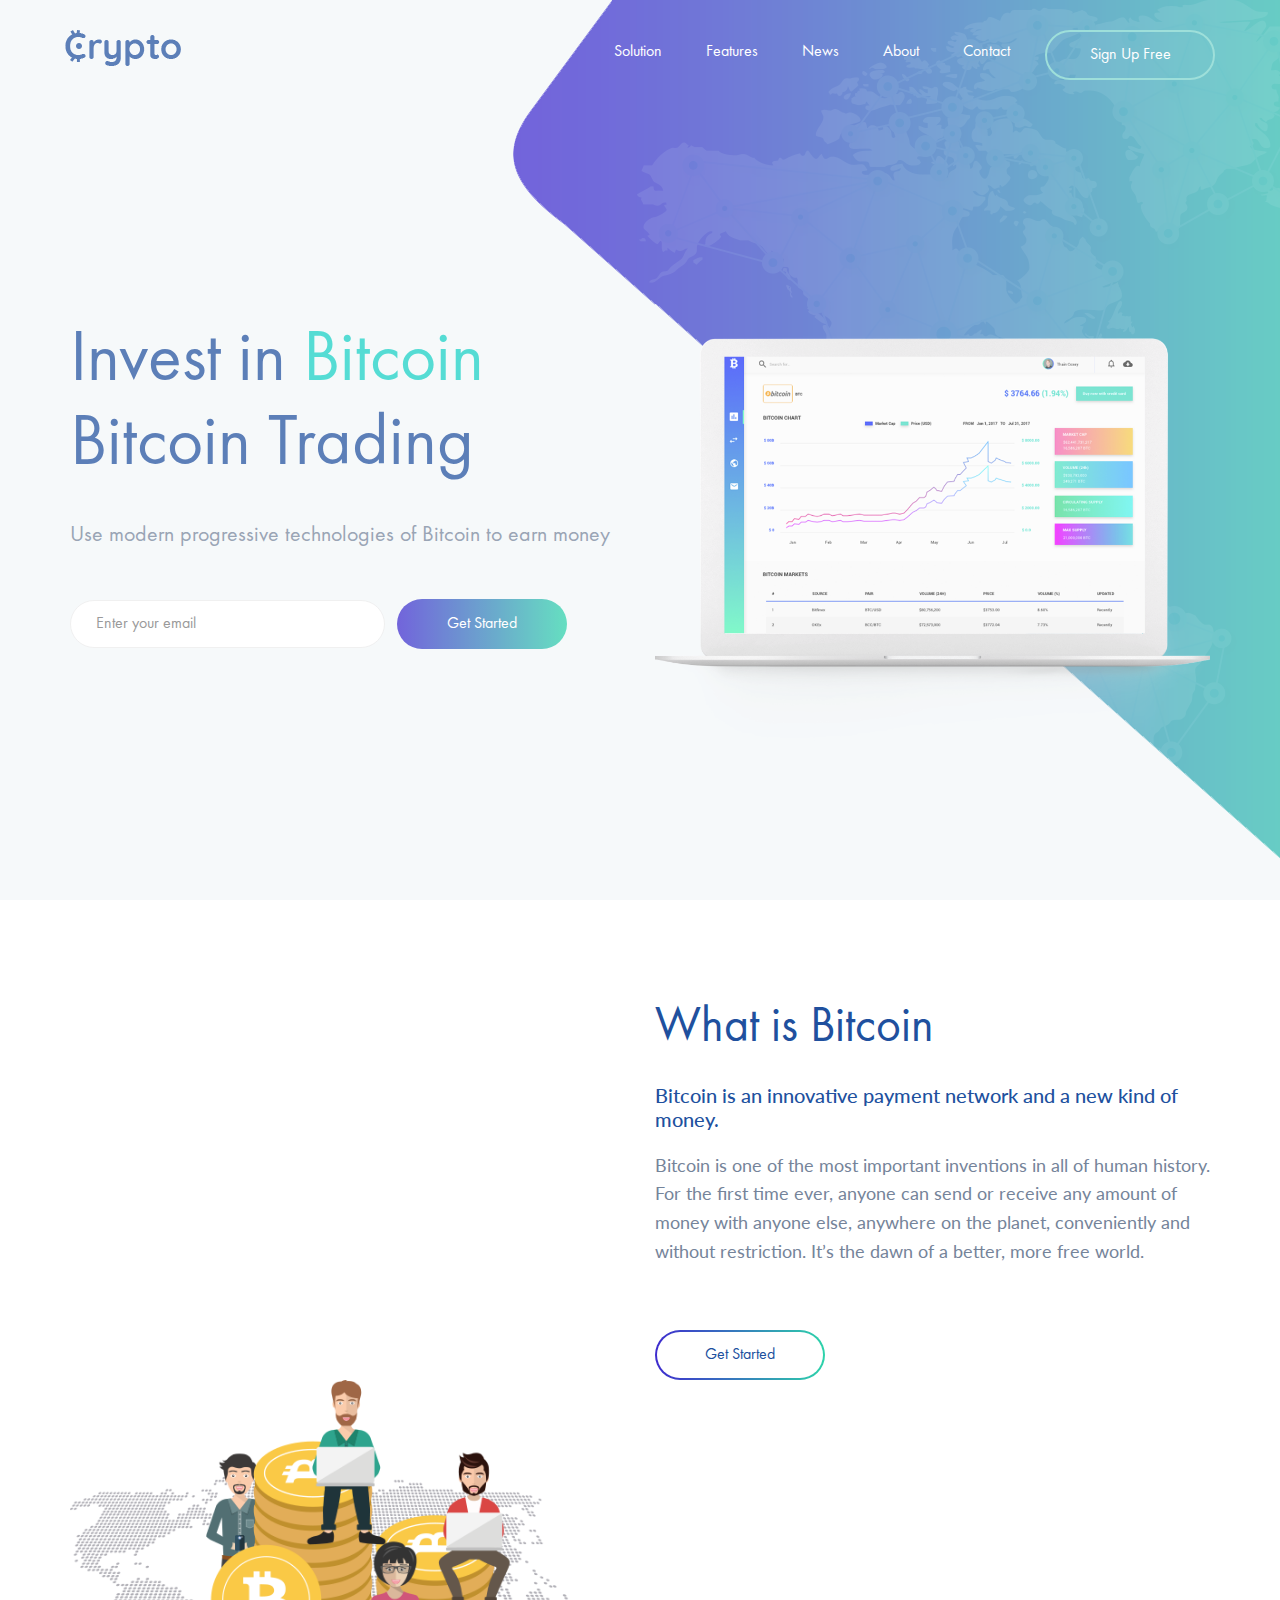
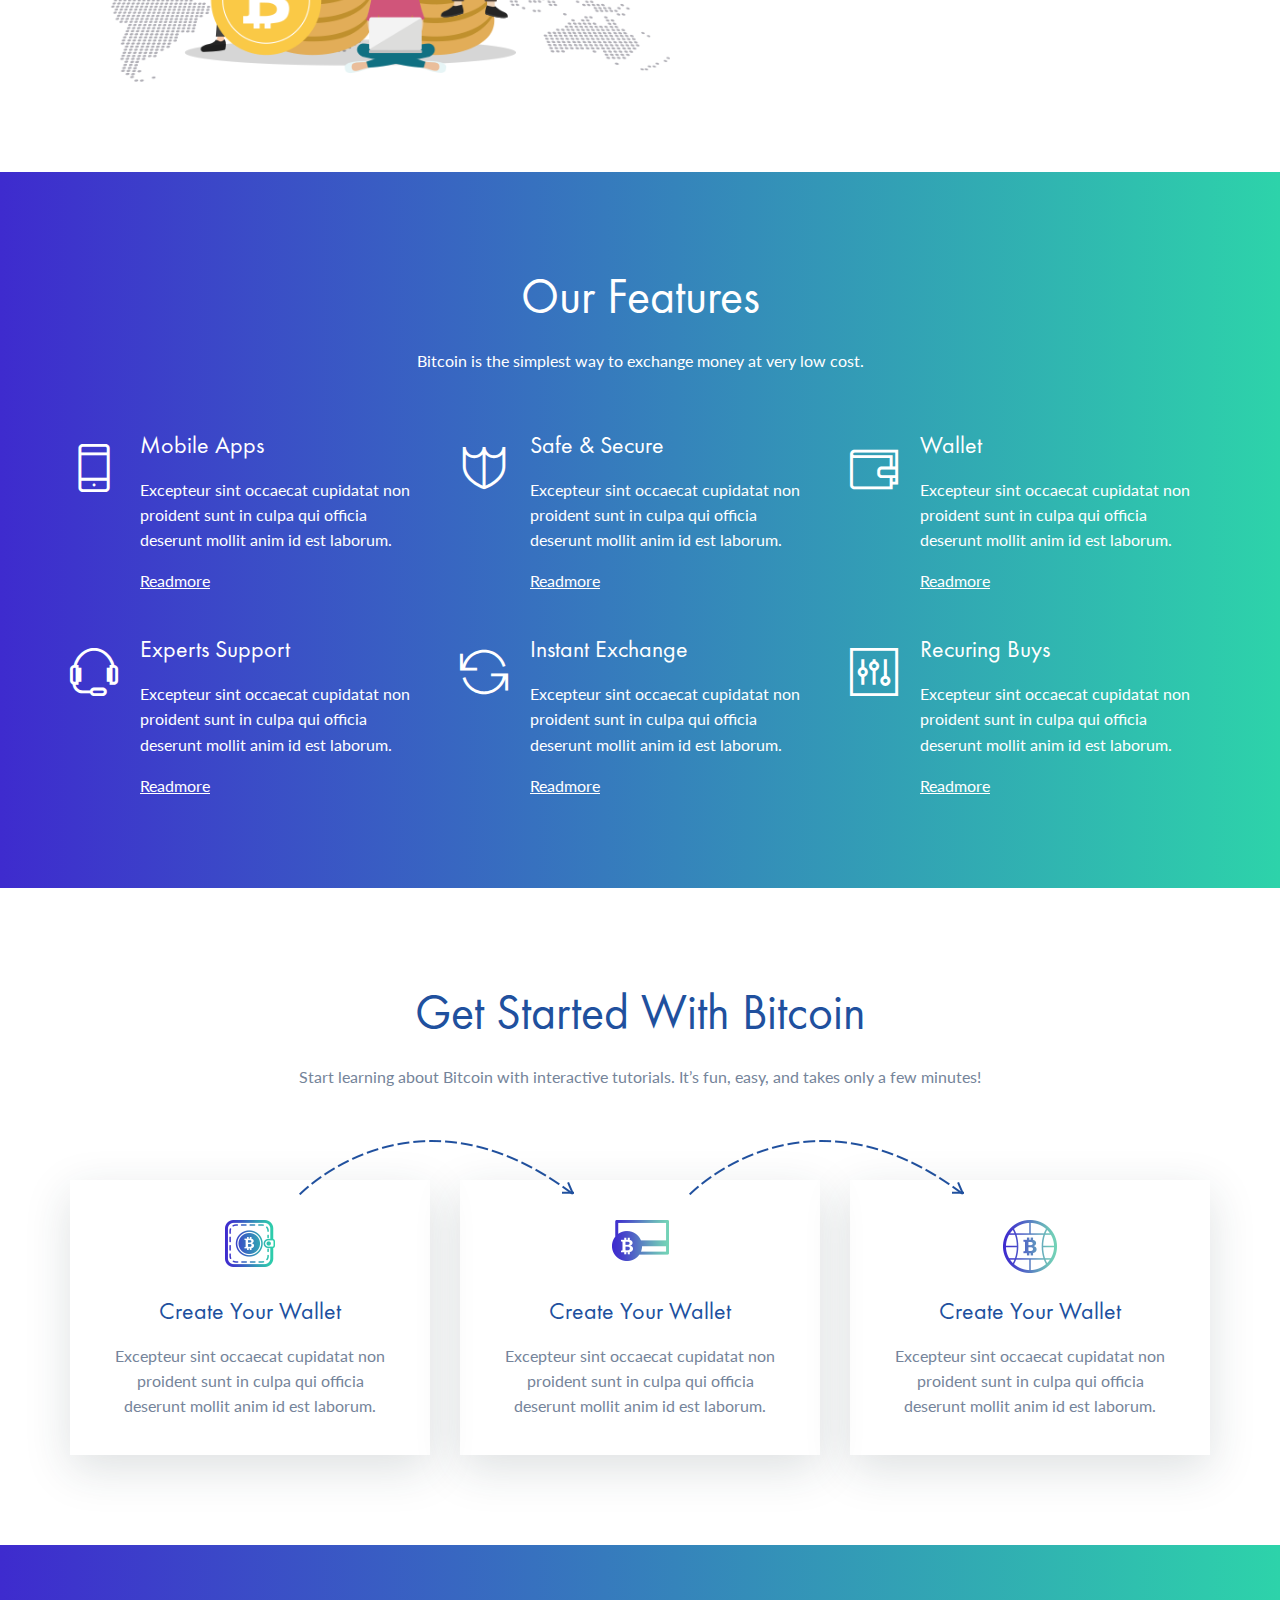
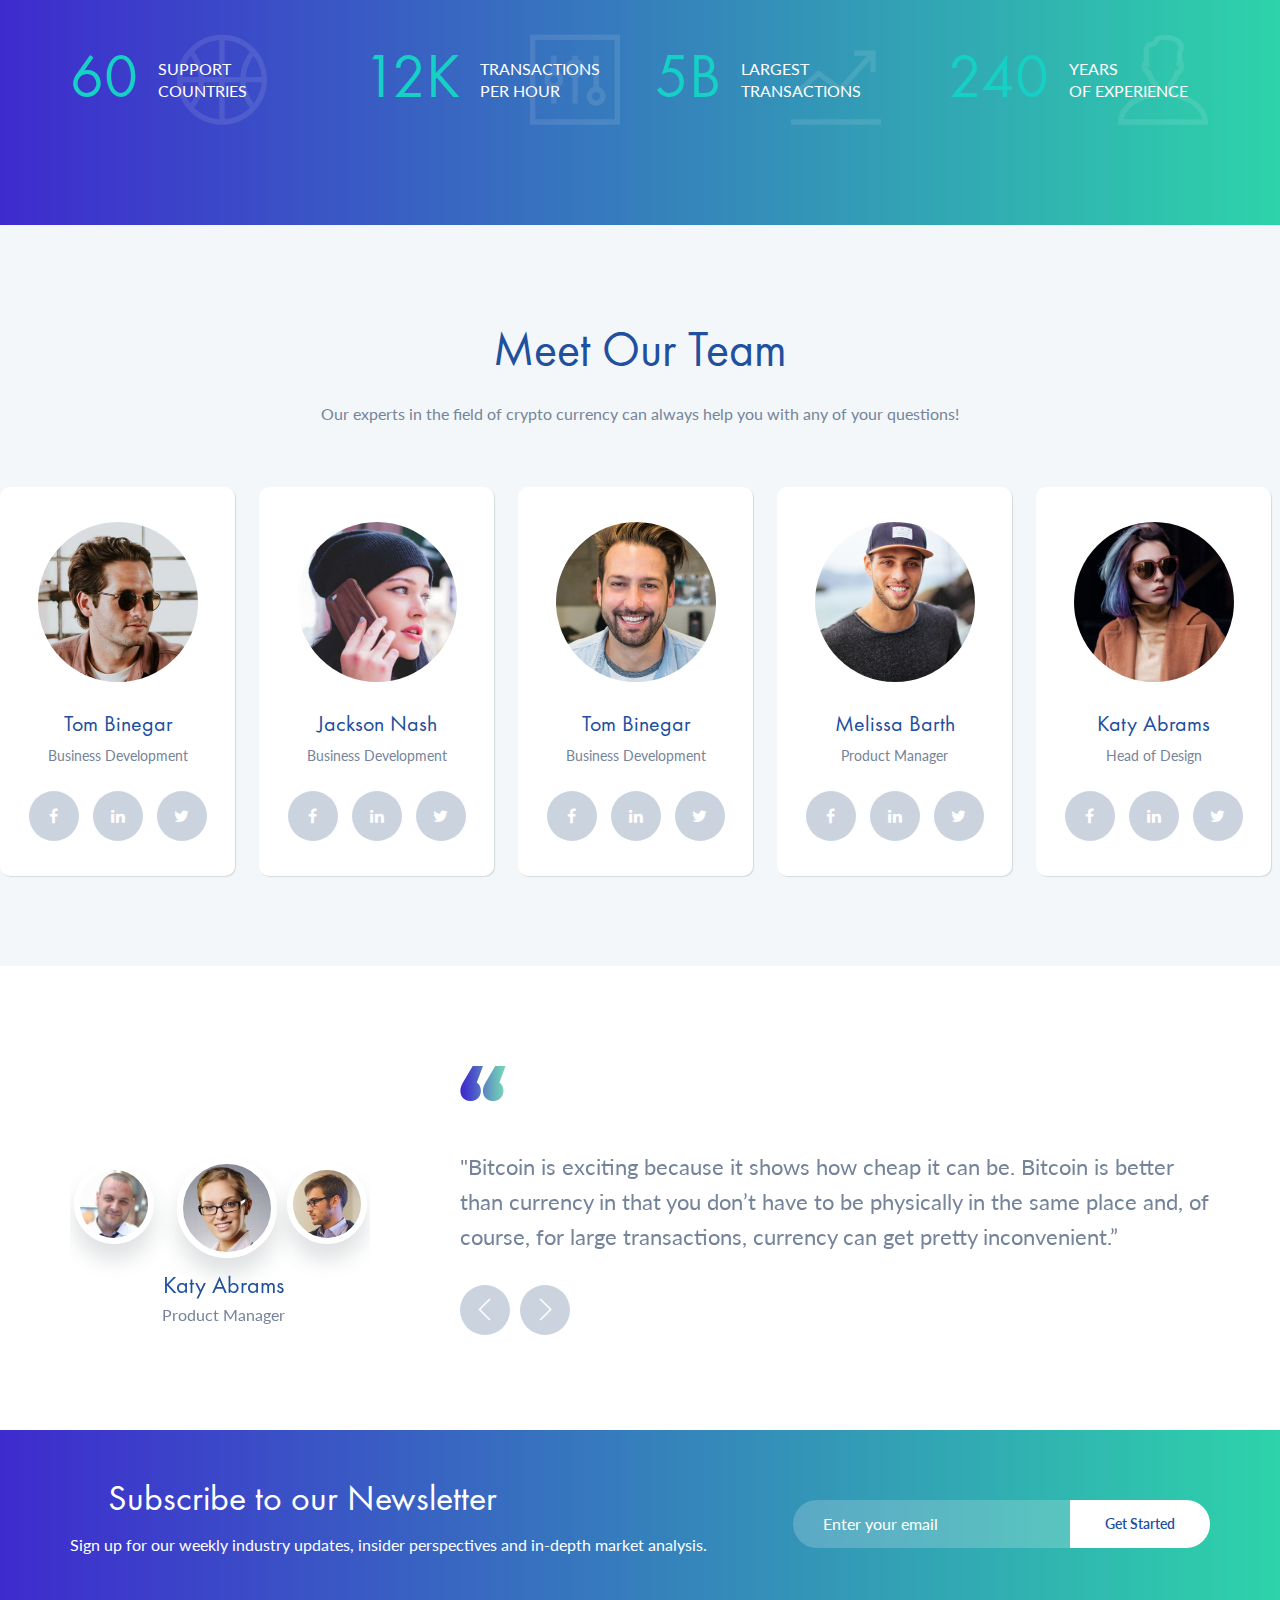
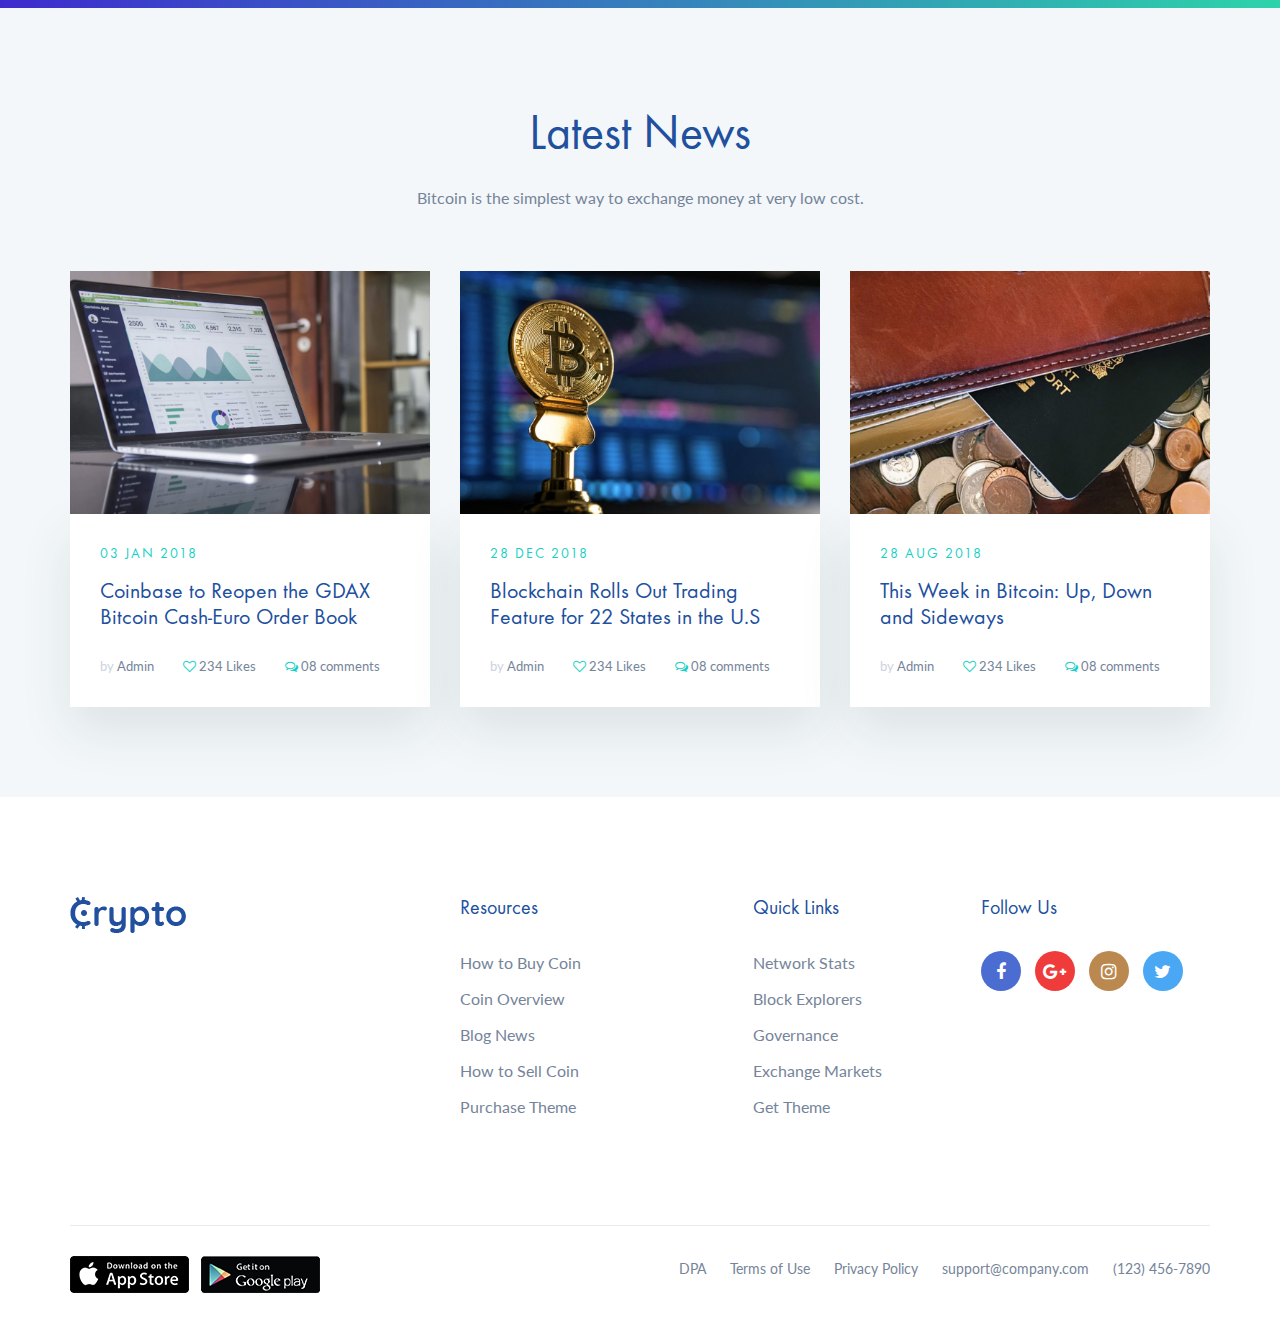
<file: index.html>
<!DOCTYPE html>
<html lang="en">
<head>
	<title>Cryptocurrency - Landing Page Template</title>
	<meta charset="UTF-8">
	<meta name="description" content="Cryptocurrency Landing Page Template">
	<meta name="keywords" content="cryptocurrency, unica, creative, html">
	<meta name="viewport" content="width=device-width, initial-scale=1.0">
	<!-- Favicon -->
	<link href="img/favicon.ico" rel="shortcut icon"/>

	<!-- Google Fonts -->
	<link href="https://fonts.googleapis.com/css?family=Lato" rel="stylesheet">

	<!-- Stylesheets -->
	<link rel="stylesheet" href="css/bootstrap.min.css"/>
	<link rel="stylesheet" href="css/font-awesome.min.css"/>
	<link rel="stylesheet" href="css/themify-icons.css"/>
	<link rel="stylesheet" href="css/animate.css"/>
	<link rel="stylesheet" href="css/owl.carousel.css"/>
	<link rel="stylesheet" href="css/style.css"/>
	<link rel="stylesheet" href="./header.css">


	<!--[if lt IE 9]>
	  <script src="https://oss.maxcdn.com/html5shiv/3.7.2/html5shiv.min.js"></script>
	  <script src="https://oss.maxcdn.com/respond/1.4.2/respond.min.js"></script>
	<![endif]-->

</head>
<body>
	<!-- Page Preloder -->
	<div id="preloder">
		<div class="loader"></div>
	</div>

	<!-- Header section -->
	<header class="header-section clearfix">
		<div class="container-fluid">
			<a href="index.html" class="site-logo">
				<img src="img/logo.png" alt="">
			</a>
			<div class="responsive-bar"><i class="fa fa-bars"></i></div>
			<a href="" class="user"><i class="fa fa-user"></i></a>
			<a href="" class="site-btn">Sign Up Free</a>
			<nav class="main-menu">
				<ul class="menu-list">
					<li><a href="">Solution</a></li>
					<li><a href="">Features</a></li>
					<li><a href="">News</a></li>
					<li><a href="">About</a></li>
					<li><a href="">Contact</a></li>
				</ul>
			</nav>
		</div>
	</header>
	<!-- Header section end -->


	<!-- Hero section -->
	<section class="hero-section">
		<div class="container">
			<div class="row">
				<div class="col-md-6 hero-text">
					<h2>Invest in <span>Bitcoin</span> <br>Bitcoin Trading</h2>
					<h4>Use modern progressive technologies of Bitcoin to earn money</h4>
					<form class="hero-subscribe-from">
						<input type="text" placeholder="Enter your email">
						<button class="site-btn sb-gradients">Get Started</button>
					</form>
				</div>
				<div class="col-md-6">
					<img src="img/laptop.png" class="laptop-image" alt="">
				</div>
			</div>
		</div>
	</section>
	<!-- Hero section end -->


	<!-- About section -->
	<section class="about-section spad">
		<div class="container">
			<div class="row">
				<div class="col-lg-6 offset-lg-6 about-text">
					<h2>What is Bitcoin</h2>
					<h5>Bitcoin is an innovative payment network and a new kind of money.</h5>
					<p>Bitcoin is one of the most important inventions in all of human history. For the first time ever, anyone can send or receive any amount of money with anyone else, anywhere on the planet, conveniently and without restriction. It’s the dawn of a better, more free world.</p>
					<a href="" class="site-btn sb-gradients sbg-line mt-5">Get Started</a>
				</div>
			</div>
			<div class="about-img">
				<img src="img/about-img.png" alt="">
			</div>
		</div>
	</section>
	<!-- About section end -->


	<!-- Features section -->
	<section class="features-section spad gradient-bg">
		<div class="container text-white">
			<div class="section-title text-center">
				<h2>Our Features</h2>
				<p>Bitcoin is the simplest way to exchange money at very low cost.</p>
			</div>
			<div class="row">
				<!-- feature -->
				<div class="col-md-6 col-lg-4 feature">
					<i class="ti-mobile"></i>
					<div class="feature-content">
						<h4>Mobile Apps</h4>
						<p>Excepteur sint occaecat cupidatat non proident sunt in culpa qui officia deserunt mollit anim id est laborum. </p>
						<a href="" class="readmore">Readmore</a>
					</div>
				</div>
				<!-- feature -->
				<div class="col-md-6 col-lg-4 feature">
					<i class="ti-shield"></i>
					<div class="feature-content">
						<h4>Safe & Secure</h4>
						<p>Excepteur sint occaecat cupidatat non proident sunt in culpa qui officia deserunt mollit anim id est laborum. </p>
						<a href="" class="readmore">Readmore</a>
					</div>
				</div>
				<!-- feature -->
				<div class="col-md-6 col-lg-4 feature">
					<i class="ti-wallet"></i>
					<div class="feature-content">
						<h4>Wallet</h4>
						<p>Excepteur sint occaecat cupidatat non proident sunt in culpa qui officia deserunt mollit anim id est laborum. </p>
						<a href="" class="readmore">Readmore</a>
					</div>
				</div>
				<!-- feature -->
				<div class="col-md-6 col-lg-4 feature">
					<i class="ti-headphone-alt"></i>
					<div class="feature-content">
						<h4>Experts Support</h4>
						<p>Excepteur sint occaecat cupidatat non proident sunt in culpa qui officia deserunt mollit anim id est laborum. </p>
						<a href="" class="readmore">Readmore</a>
					</div>
				</div>
				<!-- feature -->
				<div class="col-md-6 col-lg-4 feature">
					<i class="ti-reload"></i>
					<div class="feature-content">
						<h4>Instant Exchange</h4>
						<p>Excepteur sint occaecat cupidatat non proident sunt in culpa qui officia deserunt mollit anim id est laborum. </p>
						<a href="" class="readmore">Readmore</a>
					</div>
				</div>
				<!-- feature -->
				<div class="col-md-6 col-lg-4 feature">
					<i class="ti-panel"></i>
					<div class="feature-content">
						<h4>Recuring Buys</h4>
						<p>Excepteur sint occaecat cupidatat non proident sunt in culpa qui officia deserunt mollit anim id est laborum. </p>
						<a href="" class="readmore">Readmore</a>
					</div>
				</div>
			</div>
		</div>
	</section>
	<!-- Features section end -->


	<!-- Process section -->
	<section class="process-section spad">
		<div class="container">
			<div class="section-title text-center">
				<h2>Get Started With Bitcoin</h2>
				<p>Start learning about Bitcoin with interactive tutorials. It’s fun, easy, and takes only a few minutes! </p>
			</div>
			<div class="row">
				<div class="col-md-4 process">
					<div class="process-step">
						<figure class="process-icon">
							<img src="img/process-icons/1.png" alt="#">
						</figure>
						<h4>Create Your Wallet</h4>
						<p>Excepteur sint occaecat cupidatat non proident sunt in culpa qui officia deserunt mollit anim id est laborum. </p>
					</div>
				</div>
				<div class="col-md-4 process">
					<div class="process-step">
						<figure class="process-icon">
							<img src="img/process-icons/2.png" alt="#">
						</figure>
						<h4>Create Your Wallet</h4>
						<p>Excepteur sint occaecat cupidatat non proident sunt in culpa qui officia deserunt mollit anim id est laborum. </p>
					</div>
				</div>
				<div class="col-md-4 process">
					<div class="process-step">
						<figure class="process-icon">
							<img src="img/process-icons/3.png" alt="#">
						</figure>
						<h4>Create Your Wallet</h4>
						<p>Excepteur sint occaecat cupidatat non proident sunt in culpa qui officia deserunt mollit anim id est laborum. </p>
					</div>
				</div>
			</div>
		</div>
	</section>
	<!-- Process section end -->


	<!-- Fact section -->
	<section class="fact-section gradient-bg">
		<div class="container">
			<div class="row">
				<div class="col-sm-6 col-md-6 col-lg-3">
					<div class="fact">
						<h2>60</h2>
						<p>Support <br> Countries</p>
						<i class="ti-basketball"></i>
					</div>
				</div>
				<div class="col-sm-6 col-md-6 col-lg-3">
					<div class="fact">
						<h2>12K</h2>
						<p>Transactions  <br> per hour</p>
						<i class="ti-panel"></i>
					</div>
				</div>
				<div class="col-sm-6 col-md-6 col-lg-3">
					<div class="fact">
						<h2>5B</h2>
						<p>Largest <br> Transactions</p>
						<i class="ti-stats-up"></i>
					</div>
				</div>
				<div class="col-sm-6 col-md-6 col-lg-3">
					<div class="fact">
						<h2>240</h2>
						<p>Years <br> of Experience</p>
						<i class="ti-user"></i>
					</div>
				</div>
			</div>
		</div>
	</section>
	<!-- Fact section end -->


	<!-- Team section -->
	<section class="team-section spad">
		<div class="container">
			<div class="section-title text-center">
				<h2>Meet Our Team</h2>
				<p>Our experts in the field of crypto currency can always help you with any of your questions!</p>
			</div>
		</div>
		<div class="team-members clearfix">
			<!-- Team member -->
			<div class="member">
				<div class="member-text">
					<div class="member-img set-bg" data-setbg="img/member/1.jpg"></div>
					<h2>Tom Binegar</h2>
					<span>Business Development</span>
				</div>
				<div class="member-social">
					<a href=""><i class="fa fa-facebook"></i></a>
					<a href=""><i class="fa fa-linkedin"></i></a>
					<a href=""><i class="fa fa-twitter"></i></a>
				</div>
				<div class="member-info">
					<div class="member-img mf set-bg" data-setbg="img/member/1.jpg"></div>
					<div class="member-meta">
						<h2>Tom Binegar</h2>
						<span>Marketing Director</span>
					</div>
					<p>Jackson Nash is a full-time faculty member of the Marketing and Behavioural Science Division at the Sauder School of Business at UBC. He leads the Entrepreneurship Group, in the undergraduate and graduate programs, teaching actively in both of these.</p>
				</div>
			</div>
			<!-- Team member -->
			<div class="member">
				<div class="member-text">
					<div class="member-img set-bg" data-setbg="img/member/2.jpg"></div>
					<h2>Jackson Nash</h2>
					<span>Business Development</span>
				</div>
				<div class="member-social">
					<a href=""><i class="fa fa-facebook"></i></a>
					<a href=""><i class="fa fa-linkedin"></i></a>
					<a href=""><i class="fa fa-twitter"></i></a>
				</div>
				<div class="member-info">
					<div class="member-img mf set-bg" data-setbg="img/member/2.jpg"></div>
					<div class="member-meta">
						<h2>Jackson Nash</h2>
						<span>Marketing Director</span>
					</div>
					<p>Jackson Nash is a full-time faculty member of the Marketing and Behavioural Science Division at the Sauder School of Business at UBC. He leads the Entrepreneurship Group, in the undergraduate and graduate programs, teaching actively in both of these.</p>
				</div>
			</div>
			<!-- Team member -->
			<div class="member">
				<div class="member-text">
					<div class="member-img set-bg" data-setbg="img/member/3.jpg"></div>
					<h2>Tom Binegar</h2>
					<span>Business Development</span>
				</div>
				<div class="member-social">
					<a href=""><i class="fa fa-facebook"></i></a>
					<a href=""><i class="fa fa-linkedin"></i></a>
					<a href=""><i class="fa fa-twitter"></i></a>
				</div>
				<div class="member-info">
					<div class="member-img mf set-bg" data-setbg="img/member/3.jpg"></div>
					<div class="member-meta">
						<h2>Aaron Ballance</h2>
						<span>Ceo Bitcoin</span>
					</div>
					<p>Jackson Nash is a full-time faculty member of the Marketing and Behavioural Science Division at the Sauder School of Business at UBC. He leads the Entrepreneurship Group, in the undergraduate and graduate programs, teaching actively in both of these.</p>
				</div>
			</div>
			<!-- Team member -->
			<div class="member">
				<div class="member-text">
					<div class="member-img set-bg" data-setbg="img/member/4.jpg"></div>
					<h2>Melissa Barth</h2>
					<span>Product Manager</span>
				</div>
				<div class="member-social">
					<a href=""><i class="fa fa-facebook"></i></a>
					<a href=""><i class="fa fa-linkedin"></i></a>
					<a href=""><i class="fa fa-twitter"></i></a>
				</div>
				<div class="member-info">
					<div class="member-img mf set-bg" data-setbg="img/member/4.jpg"></div>
					<div class="member-meta">
						<h2>Melissa Barth</h2>
						<span>Product Manager</span>
					</div>
					<p>Jackson Nash is a full-time faculty member of the Marketing and Behavioural Science Division at the Sauder School of Business at UBC. He leads the Entrepreneurship Group, in the undergraduate and graduate programs, teaching actively in both of these.</p>
				</div>
			</div>
			<!-- Team member -->
			<div class="member">
				<div class="member-text">
					<div class="member-img set-bg" data-setbg="img/member/5.jpg"></div>
					<h2>Katy Abrams</h2>
					<span>Head of Design</span>
				</div>
				<div class="member-social">
					<a href=""><i class="fa fa-facebook"></i></a>
					<a href=""><i class="fa fa-linkedin"></i></a>
					<a href=""><i class="fa fa-twitter"></i></a>
				</div>
				<div class="member-info">
					<div class="member-img mf set-bg" data-setbg="img/member/5.jpg"></div>
					<div class="member-meta">
						<h2>Katy Abrams</h2>
						<span>Head of Design</span>
					</div>
					<p>Jackson Nash is a full-time faculty member of the Marketing and Behavioural Science Division at the Sauder School of Business at UBC. He leads the Entrepreneurship Group, in the undergraduate and graduate programs, teaching actively in both of these.</p>
				</div>
			</div>
		</div>
	</section>
	<!-- Team section -->


	<!-- Review section -->
	<section class="review-section spad">
		<div class="container">
			<div class="row">
				<div class="col-lg-8 push-8">
					<img src="img/quote.png" alt="" class="quote mb-5">
					<div class="review-text-slider owl-carousel">
						<div class="review-text">
							<p>"Bitcoin is exciting because it shows how cheap it can be. Bitcoin is better than currency in that you don’t have to be physically in the same place and, of course, for large transactions, currency can get pretty inconvenient.”</p>
						</div>
						<div class="review-text">
							<p>"Bitcoin is exciting because it shows how cheap it can be. Bitcoin is better than currency in that you don’t have to be physically in the same place and, of course, for large transactions, currency can get pretty inconvenient.”</p>
						</div>
						<div class="review-text">
							<p>"Bitcoin is exciting because it shows how cheap it can be. Bitcoin is better than currency in that you don’t have to be physically in the same place and, of course, for large transactions, currency can get pretty inconvenient.”</p>
						</div>
					</div>
				</div>
				<div class="col-lg-4 pr-0 pull-3">
					<div class="review-meta-slider owl-carousel pt-5">
						<div class="author-meta">
							<div class="author-avatar set-bg" data-setbg="img/review/1.jpg"></div>
							<div class="author-name">
								<h4>Aaron Ballance</h4>
								<p>Ceo Bitcoin</p>
							</div>
						</div>
						<div class="author-meta">
							<div class="author-avatar set-bg" data-setbg="img/review/2.jpg"></div>
							<div class="author-name">
								<h4>Jackson Nash</h4>
								<p>Head of Design</p>
							</div>
						</div>
						<div class="author-meta">
							<div class="author-avatar set-bg" data-setbg="img/review/3.jpg"></div>
							<div class="author-name">
								<h4>Katy Abrams</h4>
								<p>Product Manager</p>
							</div>
						</div>
					</div>
				</div>
			</div>
		</div>
	</section>
	<!-- Review section end -->


	<!-- Newsletter section -->
	<section class="newsletter-section gradient-bg">
		<div class="container text-white">
			<div class="row">
				<div class="col-lg-7 newsletter-text">
					<h2>Subscribe to our Newsletter</h2>
					<p>Sign up for our weekly industry updates, insider perspectives and in-depth market analysis.</p>
				</div>
				<div class="col-lg-5 col-md-8 offset-lg-0 offset-md-2">
					<form class="newsletter-form">
						<input type="text" placeholder="Enter your email">
						<button>Get Started</button>
					</form>
				</div>
			</div>
		</div>
	</section>
	<!-- Newsletter section end -->



	<!-- Blog section -->
	<section class="blog-section spad">
		<div class="container">
			<div class="section-title text-center">
				<h2>Latest News</h2>
				<p>Bitcoin is the simplest way to exchange money at very low cost.</p>
			</div>
			<div class="row">
				<!-- blog item -->
				<div class="col-md-4">
					<div class="blog-item">
						<figure class="blog-thumb">
							<img src="img/blog/1.jpg" alt="">
						</figure>
						<div class="blog-text">
							<div class="post-date">03 jan 2018</div>
							<h4 class="blog-title"><a href="">Coinbase to Reopen the GDAX Bitcoin Cash-Euro Order Book</a></h4>
							<div class="post-meta">
								<a href=""><span>by</span> Admin</a>
								<a href=""><i class="fa fa-heart-o"></i> 234 Likes</a>
								<a href=""><i class="fa fa-comments-o"></i> 08 comments</a>
							</div>
						</div>
					</div>
				</div>
				<!-- blog item -->
				<div class="col-md-4">
					<div class="blog-item">
						<figure class="blog-thumb">
							<img src="img/blog/2.jpg" alt="">
						</figure>
						<div class="blog-text">
							<div class="post-date">28 dec 2018</div>
							<h4 class="blog-title"><a href="">Blockchain Rolls Out Trading Feature for 22 States in the U.S</a></h4>
							<div class="post-meta">
								<a href=""><span>by</span> Admin</a>
								<a href=""><i class="fa fa-heart-o"></i> 234 Likes</a>
								<a href=""><i class="fa fa-comments-o"></i> 08 comments</a>
							</div>
						</div>
					</div>
				</div>
				<!-- blog item -->
				<div class="col-md-4">
					<div class="blog-item">
						<figure class="blog-thumb">
							<img src="img/blog/3.jpg" alt="">
						</figure>
						<div class="blog-text">
							<div class="post-date">28 aug 2018</div>
							<h4 class="blog-title"><a href="">This Week in Bitcoin: Up, Down and Sideways</a></h4>
							<div class="post-meta">
								<a href=""><span>by</span> Admin</a>
								<a href=""><i class="fa fa-heart-o"></i> 234 Likes</a>
								<a href=""><i class="fa fa-comments-o"></i> 08 comments</a>
							</div>
						</div>
					</div>
				</div>
			</div>
		</div>
	</section>
	<!-- Blog section end -->


	<!-- Footer section -->
	<footer class="footer-section">
		<div class="container">
			<div class="row spad">
				<div class="col-md-6 col-lg-3 footer-widget">
					<img src="img/logo.png" class="mb-4" alt="">
				</div>
				<div class="col-md-6 col-lg-2 offset-lg-1 footer-widget">
					<h5 class="widget-title">Resources</h5>
					<ul>
						<li><a href="#">How to Buy Coin</a></li>
						<li><a href="#">Coin Overview</a></li>
						<li><a href="#">Blog News</a></li>
						<li><a href="#">How to Sell Coin</a></li>
						<li><a href="#">Purchase Theme</a></li>
					</ul>
				</div>
				<div class="col-md-6 col-lg-2 offset-lg-1 footer-widget">
					<h5 class="widget-title">Quick Links</h5>
					<ul>
						<li><a href="#">Network Stats</a></li>
						<li><a href="#">Block Explorers</a></li>
						<li><a href="#">Governance</a></li>
						<li><a href="#">Exchange Markets</a></li>
						<li><a href="#">Get Theme</a></li>
					</ul>
				</div>
				<div class="col-md-6 col-lg-3 footer-widget pl-lg-5 pl-3">
					<h5 class="widget-title">Follow Us</h5>
					<div class="social">
						<a href="" class="facebook"><i class="fa fa-facebook"></i></a>
						<a href="" class="google"><i class="fa fa-google-plus"></i></a>
						<a href="" class="instagram"><i class="fa fa-instagram"></i></a>
						<a href="" class="twitter"><i class="fa fa-twitter"></i></a>
					</div>
				</div>
			</div>
			<div class="footer-bottom">
				<div class="row">
					<div class="col-lg-4 store-links text-center text-lg-left pb-3 pb-lg-0">
						<a href=""><img src="img/appstore.png" alt="" class="mr-2"></a>
						<a href=""><img src="img/playstore.png" alt=""></a>
					</div>
					<div class="col-lg-8 text-center text-lg-right">
						<ul class="footer-nav">
							<li><a href="">DPA</a></li>
							<li><a href="">Terms of Use</a></li>
							<li><a href="">Privacy Policy </a></li>
							<li><a href="">support@company.com</a></li>
							<li><a href="">(123) 456-7890</a></li>
						</ul>
					</div>
				</div>
			</div>
		</div>
	</footer>


	<!--====== Javascripts & Jquery ======-->
	<script src="js/jquery-3.2.1.min.js"></script>
	<script src="js/owl.carousel.min.js"></script>
	<script src="js/main.js"></script>
</body>
</html>
</file>
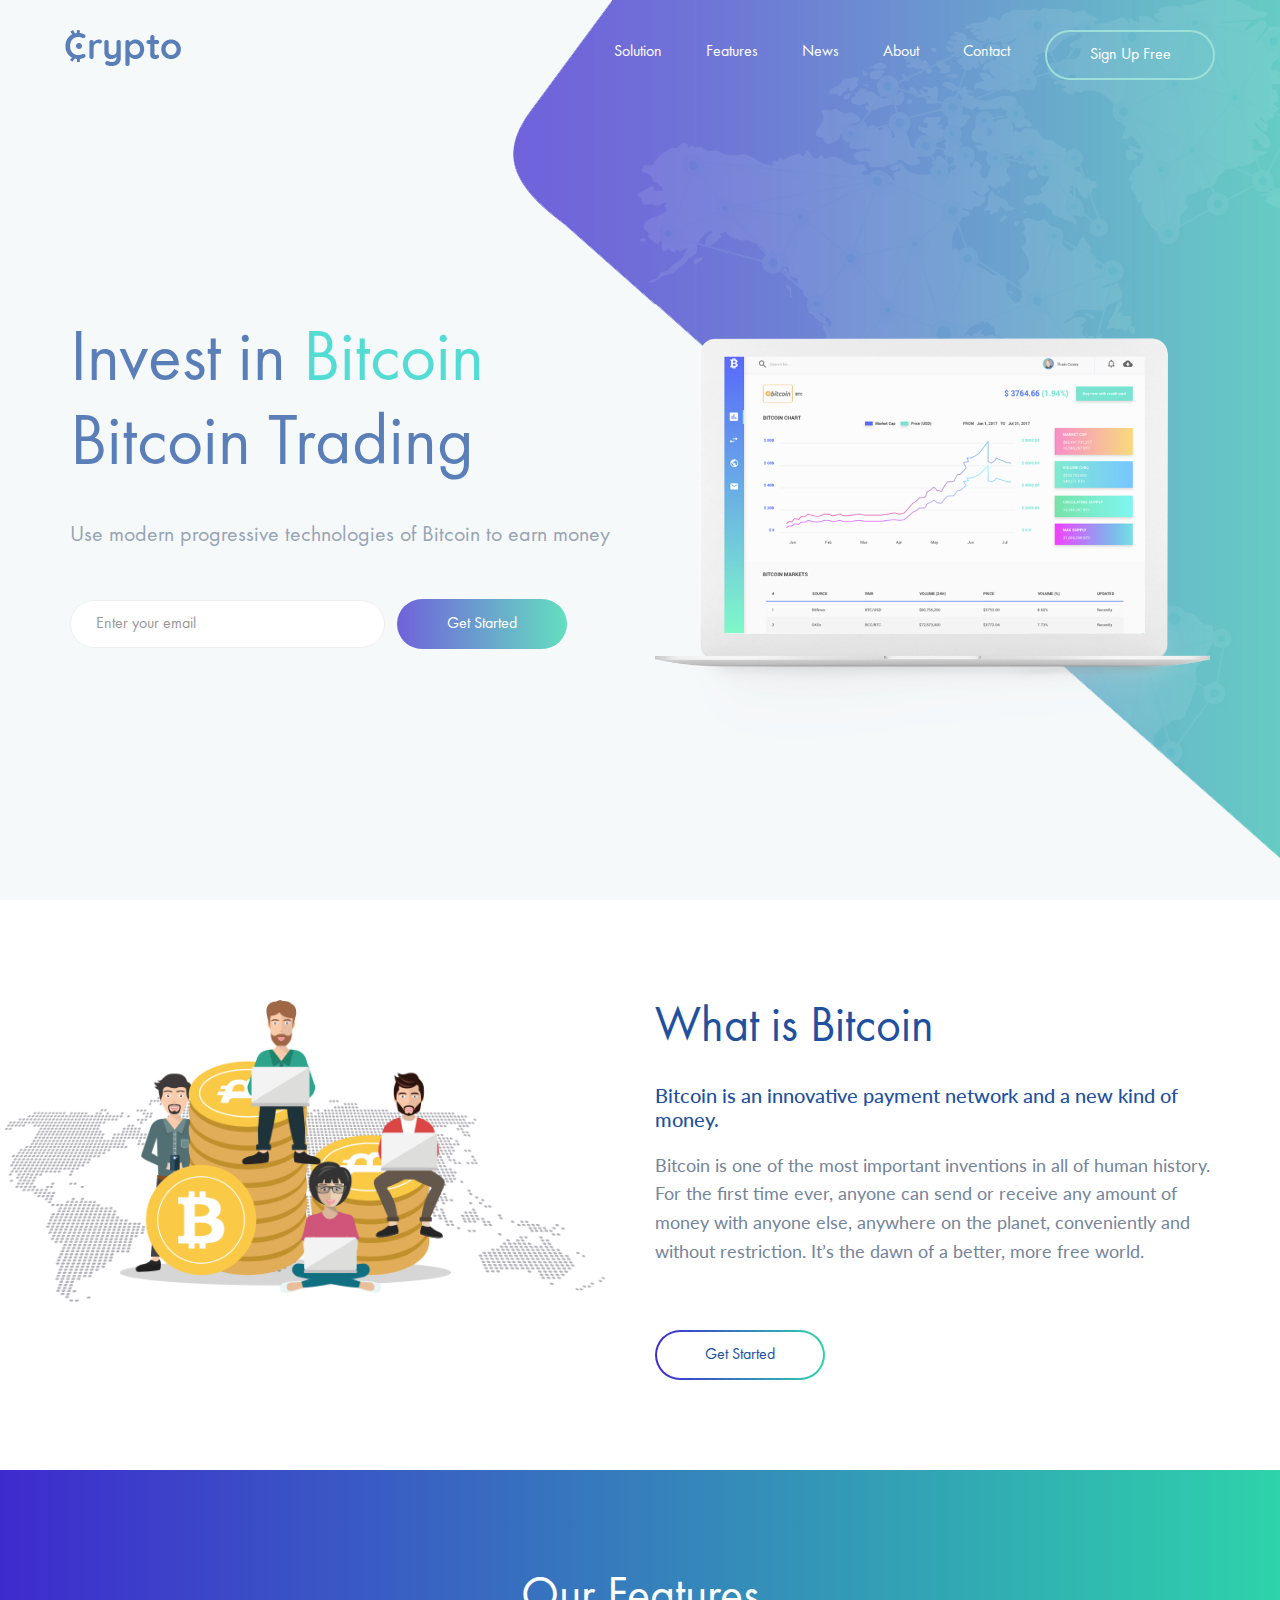
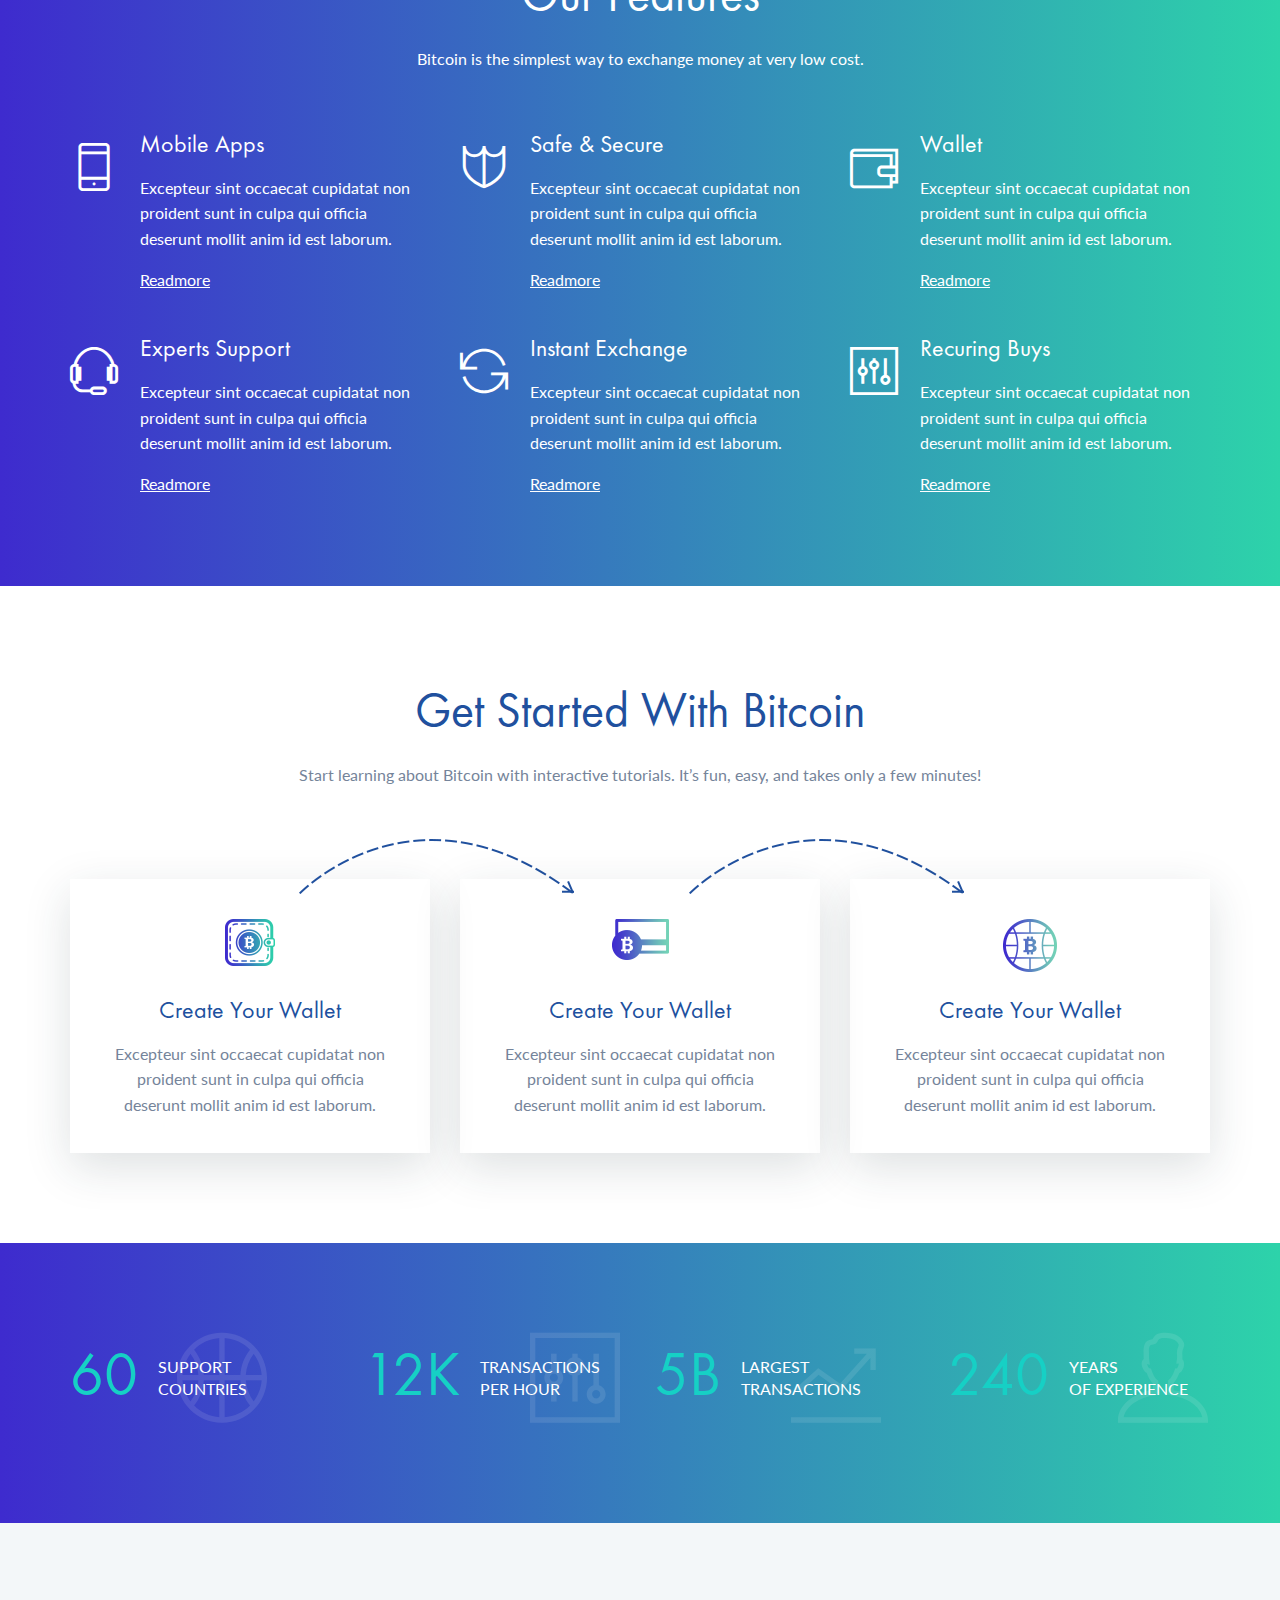
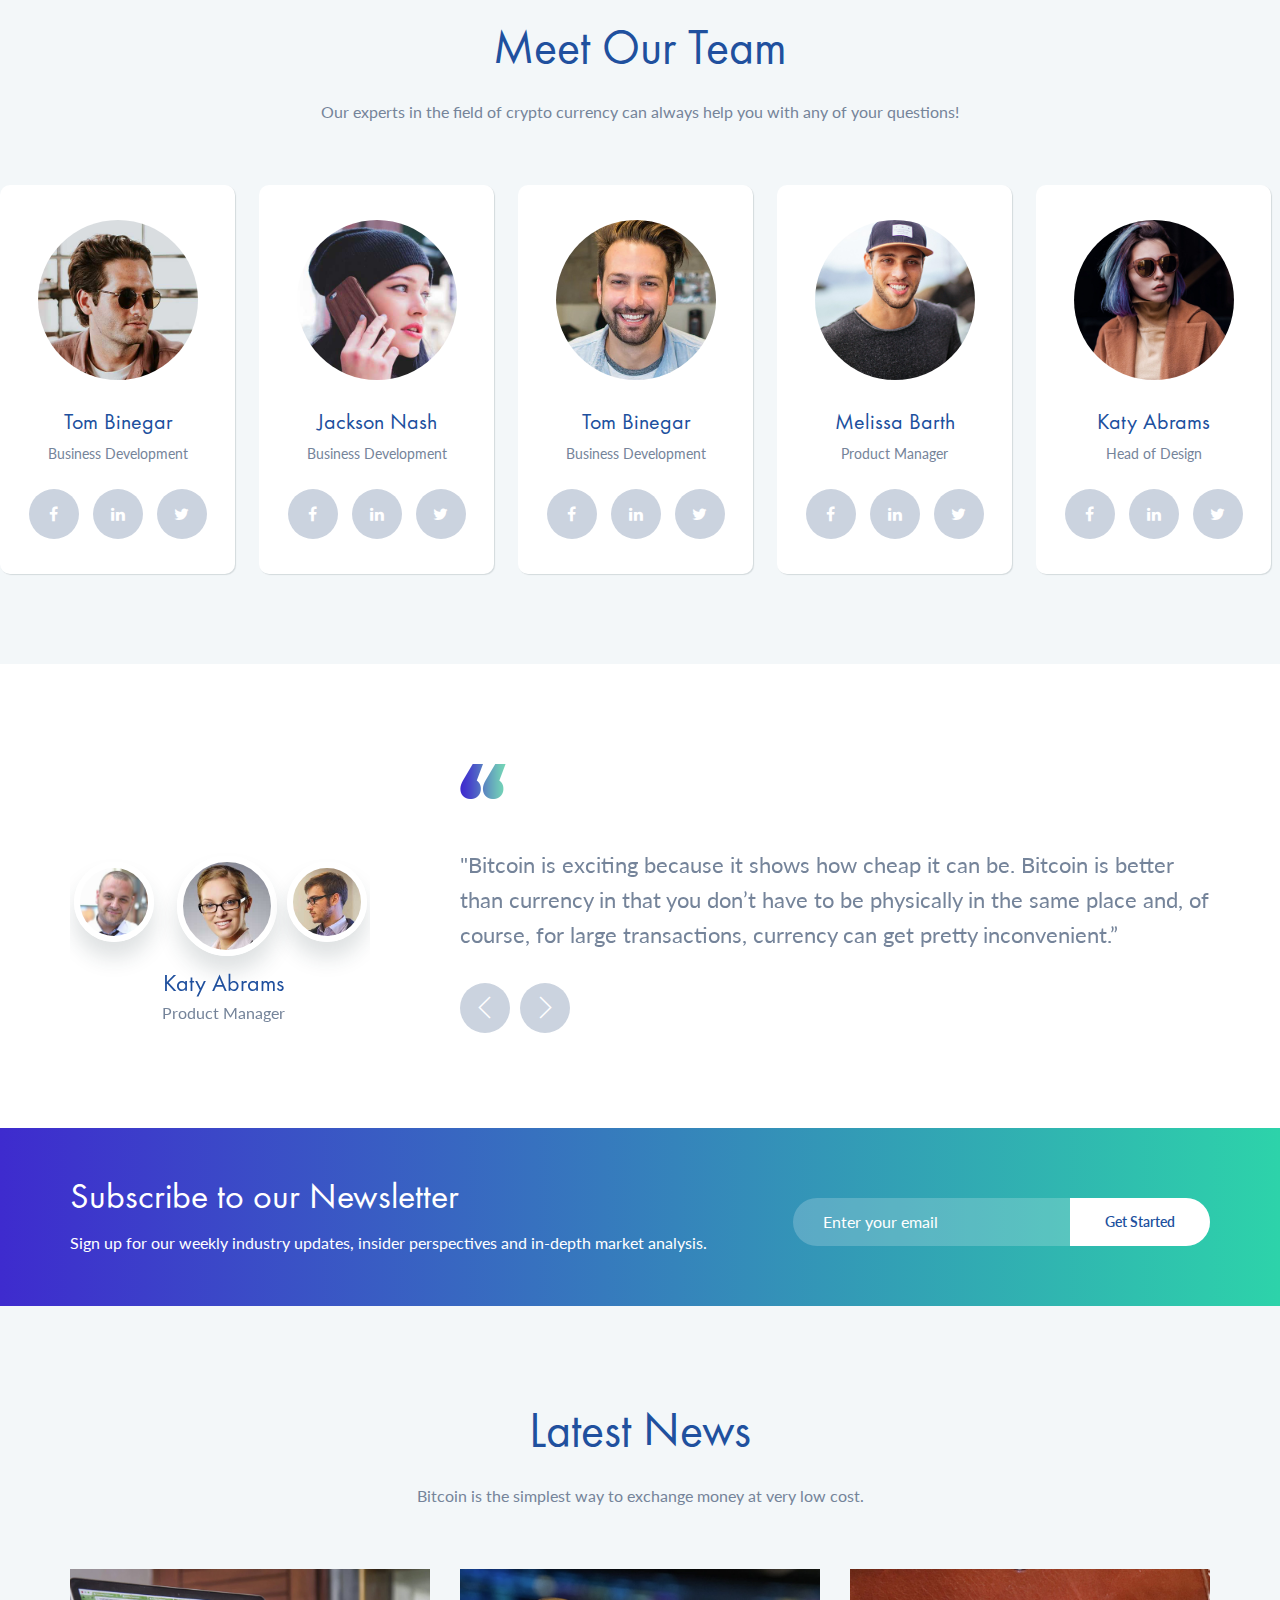
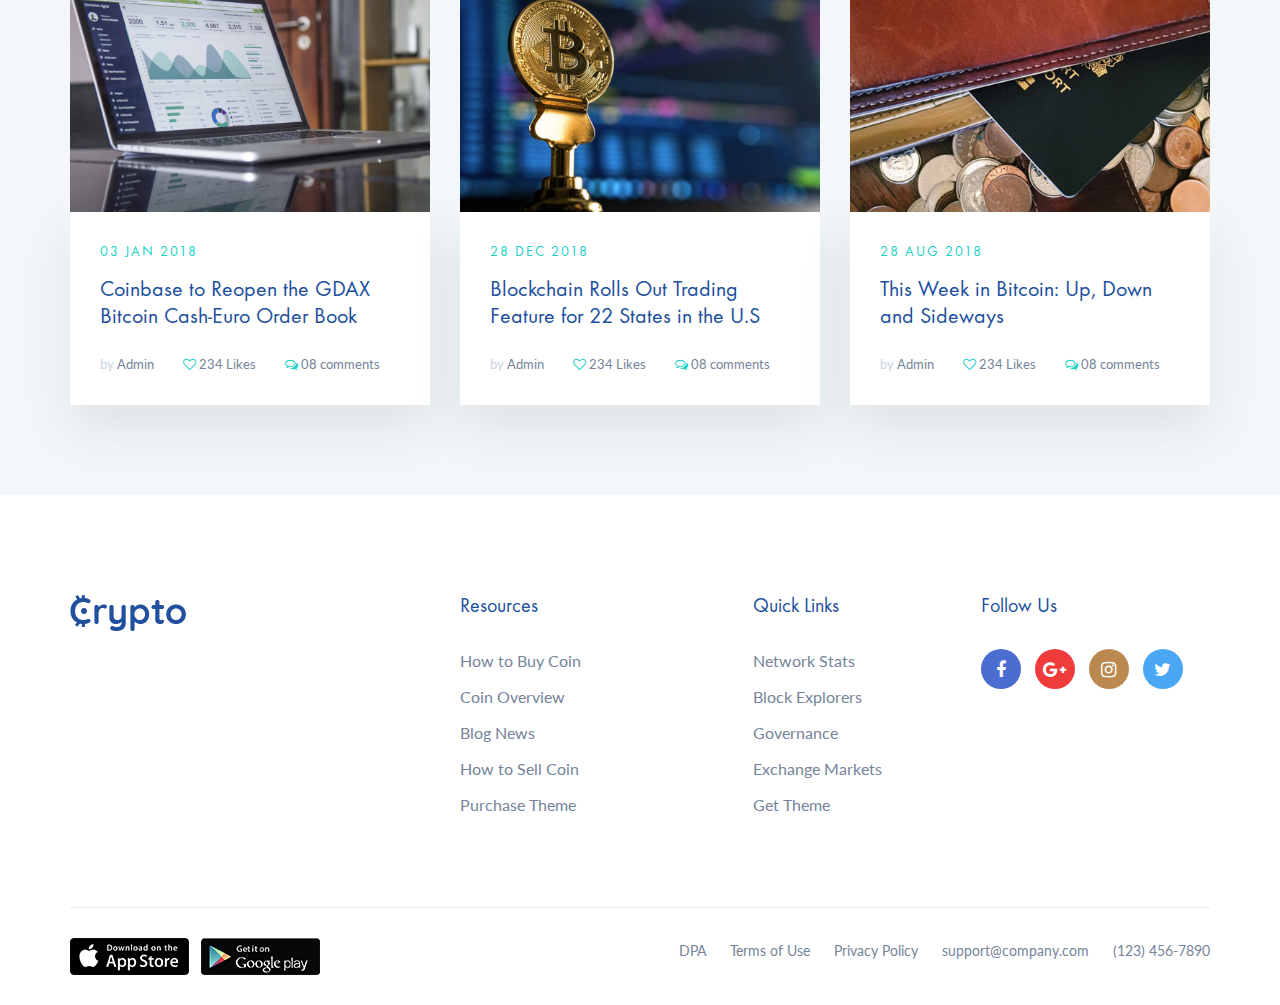
<file: silver-octo-main/index.html>
<!DOCTYPE html>
<html lang="en">
<head>
	<title>Cryptocurrency - Landing Page Template</title>
	<meta charset="UTF-8">
	<meta name="description" content="Cryptocurrency Landing Page Template">
	<meta name="keywords" content="cryptocurrency, unica, creative, html">
	<meta name="viewport" content="width=device-width, initial-scale=1.0">
	<!-- Favicon -->
	<link href="img/favicon.ico" rel="shortcut icon"/>

	<!-- Google Fonts -->
	<link href="https://fonts.googleapis.com/css?family=Lato" rel="stylesheet">

	<!-- Stylesheets -->
	<link rel="stylesheet" href="css/bootstrap.min.css"/>
	<link rel="stylesheet" href="css/font-awesome.min.css"/>
	<link rel="stylesheet" href="css/themify-icons.css"/>
	<link rel="stylesheet" href="css/animate.css"/>
	<link rel="stylesheet" href="css/owl.carousel.css"/>
	<link rel="stylesheet" href="css/style.css"/>


	<!--[if lt IE 9]>
	  <script src="https://oss.maxcdn.com/html5shiv/3.7.2/html5shiv.min.js"></script>
	  <script src="https://oss.maxcdn.com/respond/1.4.2/respond.min.js"></script>
	<![endif]-->

</head>
<body>
	<!-- Page Preloder -->
	<div id="preloder">
		<div class="loader"></div>
	</div>

	<!-- Header section -->
	<header class="header-section clearfix">
		<div class="container-fluid">
			<a href="index.html" class="site-logo">
				<img src="img/logo.png" alt="">
			</a>
			<div class="responsive-bar"><i class="fa fa-bars"></i></div>
			<a href="" class="user"><i class="fa fa-user"></i></a>
			<a href="" class="site-btn">Sign Up Free</a>
			<nav class="main-menu">
				<ul class="menu-list">
					<li><a href="">Solution</a></li>
					<li><a href="">Features</a></li>
					<li><a href="">News</a></li>
					<li><a href="">About</a></li>
					<li><a href="">Contact</a></li>
				</ul>
			</nav>
		</div>
	</header>
	<!-- Header section end -->


	<!-- Hero section -->
	<section class="hero-section">
		<div class="container">
			<div class="row">
				<div class="col-md-6 hero-text">
					<h2>Invest in <span>Bitcoin</span> <br>Bitcoin Trading</h2>
					<h4>Use modern progressive technologies of Bitcoin to earn money</h4>
					<form class="hero-subscribe-from">
						<input type="text" placeholder="Enter your email">
						<button class="site-btn sb-gradients">Get Started</button>
					</form>
				</div>
				<div class="col-md-6">
					<img src="img/laptop.png" class="laptop-image" alt="">
				</div>
			</div>
		</div>
	</section>
	<!-- Hero section end -->


	<!-- About section -->
	<section class="about-section spad">
		<div class="container">
			<div class="row">
				<div class="col-lg-6 offset-lg-6 about-text">
					<h2>What is Bitcoin</h2>
					<h5>Bitcoin is an innovative payment network and a new kind of money.</h5>
					<p>Bitcoin is one of the most important inventions in all of human history. For the first time ever, anyone can send or receive any amount of money with anyone else, anywhere on the planet, conveniently and without restriction. It’s the dawn of a better, more free world.</p>
					<a href="" class="site-btn sb-gradients sbg-line mt-5">Get Started</a>
				</div>
			</div>
			<div class="about-img">
				<img src="img/about-img.png" alt="">
			</div>
		</div>
	</section>
	<!-- About section end -->


	<!-- Features section -->
	<section class="features-section spad gradient-bg">
		<div class="container text-white">
			<div class="section-title text-center">
				<h2>Our Features</h2>
				<p>Bitcoin is the simplest way to exchange money at very low cost.</p>
			</div>
			<div class="row">
				<!-- feature -->
				<div class="col-md-6 col-lg-4 feature">
					<i class="ti-mobile"></i>
					<div class="feature-content">
						<h4>Mobile Apps</h4>
						<p>Excepteur sint occaecat cupidatat non proident sunt in culpa qui officia deserunt mollit anim id est laborum. </p>
						<a href="" class="readmore">Readmore</a>
					</div>
				</div>
				<!-- feature -->
				<div class="col-md-6 col-lg-4 feature">
					<i class="ti-shield"></i>
					<div class="feature-content">
						<h4>Safe & Secure</h4>
						<p>Excepteur sint occaecat cupidatat non proident sunt in culpa qui officia deserunt mollit anim id est laborum. </p>
						<a href="" class="readmore">Readmore</a>
					</div>
				</div>
				<!-- feature -->
				<div class="col-md-6 col-lg-4 feature">
					<i class="ti-wallet"></i>
					<div class="feature-content">
						<h4>Wallet</h4>
						<p>Excepteur sint occaecat cupidatat non proident sunt in culpa qui officia deserunt mollit anim id est laborum. </p>
						<a href="" class="readmore">Readmore</a>
					</div>
				</div>
				<!-- feature -->
				<div class="col-md-6 col-lg-4 feature">
					<i class="ti-headphone-alt"></i>
					<div class="feature-content">
						<h4>Experts Support</h4>
						<p>Excepteur sint occaecat cupidatat non proident sunt in culpa qui officia deserunt mollit anim id est laborum. </p>
						<a href="" class="readmore">Readmore</a>
					</div>
				</div>
				<!-- feature -->
				<div class="col-md-6 col-lg-4 feature">
					<i class="ti-reload"></i>
					<div class="feature-content">
						<h4>Instant Exchange</h4>
						<p>Excepteur sint occaecat cupidatat non proident sunt in culpa qui officia deserunt mollit anim id est laborum. </p>
						<a href="" class="readmore">Readmore</a>
					</div>
				</div>
				<!-- feature -->
				<div class="col-md-6 col-lg-4 feature">
					<i class="ti-panel"></i>
					<div class="feature-content">
						<h4>Recuring Buys</h4>
						<p>Excepteur sint occaecat cupidatat non proident sunt in culpa qui officia deserunt mollit anim id est laborum. </p>
						<a href="" class="readmore">Readmore</a>
					</div>
				</div>
			</div>
		</div>
	</section>
	<!-- Features section end -->


	<!-- Process section -->
	<section class="process-section spad">
		<div class="container">
			<div class="section-title text-center">
				<h2>Get Started With Bitcoin</h2>
				<p>Start learning about Bitcoin with interactive tutorials. It’s fun, easy, and takes only a few minutes! </p>
			</div>
			<div class="row">
				<div class="col-md-4 process">
					<div class="process-step">
						<figure class="process-icon">
							<img src="img/process-icons/1.png" alt="#">
						</figure>
						<h4>Create Your Wallet</h4>
						<p>Excepteur sint occaecat cupidatat non proident sunt in culpa qui officia deserunt mollit anim id est laborum. </p>
					</div>
				</div>
				<div class="col-md-4 process">
					<div class="process-step">
						<figure class="process-icon">
							<img src="img/process-icons/2.png" alt="#">
						</figure>
						<h4>Create Your Wallet</h4>
						<p>Excepteur sint occaecat cupidatat non proident sunt in culpa qui officia deserunt mollit anim id est laborum. </p>
					</div>
				</div>
				<div class="col-md-4 process">
					<div class="process-step">
						<figure class="process-icon">
							<img src="img/process-icons/3.png" alt="#">
						</figure>
						<h4>Create Your Wallet</h4>
						<p>Excepteur sint occaecat cupidatat non proident sunt in culpa qui officia deserunt mollit anim id est laborum. </p>
					</div>
				</div>
			</div>
		</div>
	</section>
	<!-- Process section end -->


	<!-- Fact section -->
	<section class="fact-section gradient-bg">
		<div class="container">
			<div class="row">
				<div class="col-sm-6 col-md-6 col-lg-3">
					<div class="fact">
						<h2>60</h2>
						<p>Support <br> Countries</p>
						<i class="ti-basketball"></i>
					</div>
				</div>
				<div class="col-sm-6 col-md-6 col-lg-3">
					<div class="fact">
						<h2>12K</h2>
						<p>Transactions  <br> per hour</p>
						<i class="ti-panel"></i>
					</div>
				</div>
				<div class="col-sm-6 col-md-6 col-lg-3">
					<div class="fact">
						<h2>5B</h2>
						<p>Largest <br> Transactions</p>
						<i class="ti-stats-up"></i>
					</div>
				</div>
				<div class="col-sm-6 col-md-6 col-lg-3">
					<div class="fact">
						<h2>240</h2>
						<p>Years <br> of Experience</p>
						<i class="ti-user"></i>
					</div>
				</div>
			</div>
		</div>
	</section>
	<!-- Fact section end -->


	<!-- Team section -->
	<section class="team-section spad">
		<div class="container">
			<div class="section-title text-center">
				<h2>Meet Our Team</h2>
				<p>Our experts in the field of crypto currency can always help you with any of your questions!</p>
			</div>
		</div>
		<div class="team-members clearfix">
			<!-- Team member -->
			<div class="member">
				<div class="member-text">
					<div class="member-img set-bg" data-setbg="img/member/1.jpg"></div>
					<h2>Tom Binegar</h2>
					<span>Business Development</span>
				</div>
				<div class="member-social">
					<a href=""><i class="fa fa-facebook"></i></a>
					<a href=""><i class="fa fa-linkedin"></i></a>
					<a href=""><i class="fa fa-twitter"></i></a>
				</div>
				<div class="member-info">
					<div class="member-img mf set-bg" data-setbg="img/member/1.jpg"></div>
					<div class="member-meta">
						<h2>Tom Binegar</h2>
						<span>Marketing Director</span>
					</div>
					<p>Jackson Nash is a full-time faculty member of the Marketing and Behavioural Science Division at the Sauder School of Business at UBC. He leads the Entrepreneurship Group, in the undergraduate and graduate programs, teaching actively in both of these.</p>
				</div>
			</div>
			<!-- Team member -->
			<div class="member">
				<div class="member-text">
					<div class="member-img set-bg" data-setbg="img/member/2.jpg"></div>
					<h2>Jackson Nash</h2>
					<span>Business Development</span>
				</div>
				<div class="member-social">
					<a href=""><i class="fa fa-facebook"></i></a>
					<a href=""><i class="fa fa-linkedin"></i></a>
					<a href=""><i class="fa fa-twitter"></i></a>
				</div>
				<div class="member-info">
					<div class="member-img mf set-bg" data-setbg="img/member/2.jpg"></div>
					<div class="member-meta">
						<h2>Jackson Nash</h2>
						<span>Marketing Director</span>
					</div>
					<p>Jackson Nash is a full-time faculty member of the Marketing and Behavioural Science Division at the Sauder School of Business at UBC. He leads the Entrepreneurship Group, in the undergraduate and graduate programs, teaching actively in both of these.</p>
				</div>
			</div>
			<!-- Team member -->
			<div class="member">
				<div class="member-text">
					<div class="member-img set-bg" data-setbg="img/member/3.jpg"></div>
					<h2>Tom Binegar</h2>
					<span>Business Development</span>
				</div>
				<div class="member-social">
					<a href=""><i class="fa fa-facebook"></i></a>
					<a href=""><i class="fa fa-linkedin"></i></a>
					<a href=""><i class="fa fa-twitter"></i></a>
				</div>
				<div class="member-info">
					<div class="member-img mf set-bg" data-setbg="img/member/3.jpg"></div>
					<div class="member-meta">
						<h2>Aaron Ballance</h2>
						<span>Ceo Bitcoin</span>
					</div>
					<p>Jackson Nash is a full-time faculty member of the Marketing and Behavioural Science Division at the Sauder School of Business at UBC. He leads the Entrepreneurship Group, in the undergraduate and graduate programs, teaching actively in both of these.</p>
				</div>
			</div>
			<!-- Team member -->
			<div class="member">
				<div class="member-text">
					<div class="member-img set-bg" data-setbg="img/member/4.jpg"></div>
					<h2>Melissa Barth</h2>
					<span>Product Manager</span>
				</div>
				<div class="member-social">
					<a href=""><i class="fa fa-facebook"></i></a>
					<a href=""><i class="fa fa-linkedin"></i></a>
					<a href=""><i class="fa fa-twitter"></i></a>
				</div>
				<div class="member-info">
					<div class="member-img mf set-bg" data-setbg="img/member/4.jpg"></div>
					<div class="member-meta">
						<h2>Melissa Barth</h2>
						<span>Product Manager</span>
					</div>
					<p>Jackson Nash is a full-time faculty member of the Marketing and Behavioural Science Division at the Sauder School of Business at UBC. He leads the Entrepreneurship Group, in the undergraduate and graduate programs, teaching actively in both of these.</p>
				</div>
			</div>
			<!-- Team member -->
			<div class="member">
				<div class="member-text">
					<div class="member-img set-bg" data-setbg="img/member/5.jpg"></div>
					<h2>Katy Abrams</h2>
					<span>Head of Design</span>
				</div>
				<div class="member-social">
					<a href=""><i class="fa fa-facebook"></i></a>
					<a href=""><i class="fa fa-linkedin"></i></a>
					<a href=""><i class="fa fa-twitter"></i></a>
				</div>
				<div class="member-info">
					<div class="member-img mf set-bg" data-setbg="img/member/5.jpg"></div>
					<div class="member-meta">
						<h2>Katy Abrams</h2>
						<span>Head of Design</span>
					</div>
					<p>Jackson Nash is a full-time faculty member of the Marketing and Behavioural Science Division at the Sauder School of Business at UBC. He leads the Entrepreneurship Group, in the undergraduate and graduate programs, teaching actively in both of these.</p>
				</div>
			</div>
		</div>
	</section>
	<!-- Team section -->


	<!-- Review section -->
	<section class="review-section spad">
		<div class="container">
			<div class="row">
				<div class="col-lg-8 push-8">
					<img src="img/quote.png" alt="" class="quote mb-5">
					<div class="review-text-slider owl-carousel">
						<div class="review-text">
							<p>"Bitcoin is exciting because it shows how cheap it can be. Bitcoin is better than currency in that you don’t have to be physically in the same place and, of course, for large transactions, currency can get pretty inconvenient.”</p>
						</div>
						<div class="review-text">
							<p>"Bitcoin is exciting because it shows how cheap it can be. Bitcoin is better than currency in that you don’t have to be physically in the same place and, of course, for large transactions, currency can get pretty inconvenient.”</p>
						</div>
						<div class="review-text">
							<p>"Bitcoin is exciting because it shows how cheap it can be. Bitcoin is better than currency in that you don’t have to be physically in the same place and, of course, for large transactions, currency can get pretty inconvenient.”</p>
						</div>
					</div>
				</div>
				<div class="col-lg-4 pr-0 pull-3">
					<div class="review-meta-slider owl-carousel pt-5">
						<div class="author-meta">
							<div class="author-avatar set-bg" data-setbg="img/review/1.jpg"></div>
							<div class="author-name">
								<h4>Aaron Ballance</h4>
								<p>Ceo Bitcoin</p>
							</div>
						</div>
						<div class="author-meta">
							<div class="author-avatar set-bg" data-setbg="img/review/2.jpg"></div>
							<div class="author-name">
								<h4>Jackson Nash</h4>
								<p>Head of Design</p>
							</div>
						</div>
						<div class="author-meta">
							<div class="author-avatar set-bg" data-setbg="img/review/3.jpg"></div>
							<div class="author-name">
								<h4>Katy Abrams</h4>
								<p>Product Manager</p>
							</div>
						</div>
					</div>
				</div>
			</div>
		</div>
	</section>
	<!-- Review section end -->


	<!-- Newsletter section -->
	<section class="newsletter-section gradient-bg">
		<div class="container text-white">
			<div class="row">
				<div class="col-lg-7 newsletter-text">
					<h2>Subscribe to our Newsletter</h2>
					<p>Sign up for our weekly industry updates, insider perspectives and in-depth market analysis.</p>
				</div>
				<div class="col-lg-5 col-md-8 offset-lg-0 offset-md-2">
					<form class="newsletter-form">
						<input type="text" placeholder="Enter your email">
						<button>Get Started</button>
					</form>
				</div>
			</div>
		</div>
	</section>
	<!-- Newsletter section end -->



	<!-- Blog section -->
	<section class="blog-section spad">
		<div class="container">
			<div class="section-title text-center">
				<h2>Latest News</h2>
				<p>Bitcoin is the simplest way to exchange money at very low cost.</p>
			</div>
			<div class="row">
				<!-- blog item -->
				<div class="col-md-4">
					<div class="blog-item">
						<figure class="blog-thumb">
							<img src="img/blog/1.jpg" alt="">
						</figure>
						<div class="blog-text">
							<div class="post-date">03 jan 2018</div>
							<h4 class="blog-title"><a href="">Coinbase to Reopen the GDAX Bitcoin Cash-Euro Order Book</a></h4>
							<div class="post-meta">
								<a href=""><span>by</span> Admin</a>
								<a href=""><i class="fa fa-heart-o"></i> 234 Likes</a>
								<a href=""><i class="fa fa-comments-o"></i> 08 comments</a>
							</div>
						</div>
					</div>
				</div>
				<!-- blog item -->
				<div class="col-md-4">
					<div class="blog-item">
						<figure class="blog-thumb">
							<img src="img/blog/2.jpg" alt="">
						</figure>
						<div class="blog-text">
							<div class="post-date">28 dec 2018</div>
							<h4 class="blog-title"><a href="">Blockchain Rolls Out Trading Feature for 22 States in the U.S</a></h4>
							<div class="post-meta">
								<a href=""><span>by</span> Admin</a>
								<a href=""><i class="fa fa-heart-o"></i> 234 Likes</a>
								<a href=""><i class="fa fa-comments-o"></i> 08 comments</a>
							</div>
						</div>
					</div>
				</div>
				<!-- blog item -->
				<div class="col-md-4">
					<div class="blog-item">
						<figure class="blog-thumb">
							<img src="img/blog/3.jpg" alt="">
						</figure>
						<div class="blog-text">
							<div class="post-date">28 aug 2018</div>
							<h4 class="blog-title"><a href="">This Week in Bitcoin: Up, Down and Sideways</a></h4>
							<div class="post-meta">
								<a href=""><span>by</span> Admin</a>
								<a href=""><i class="fa fa-heart-o"></i> 234 Likes</a>
								<a href=""><i class="fa fa-comments-o"></i> 08 comments</a>
							</div>
						</div>
					</div>
				</div>
			</div>
		</div>
	</section>
	<!-- Blog section end -->


	<!-- Footer section -->
	<footer class="footer-section">
		<div class="container">
			<div class="row spad">
				<div class="col-md-6 col-lg-3 footer-widget">
					<img src="img/logo.png" class="mb-4" alt="">
				</div>
				<div class="col-md-6 col-lg-2 offset-lg-1 footer-widget">
					<h5 class="widget-title">Resources</h5>
					<ul>
						<li><a href="#">How to Buy Coin</a></li>
						<li><a href="#">Coin Overview</a></li>
						<li><a href="#">Blog News</a></li>
						<li><a href="#">How to Sell Coin</a></li>
						<li><a href="#">Purchase Theme</a></li>
					</ul>
				</div>
				<div class="col-md-6 col-lg-2 offset-lg-1 footer-widget">
					<h5 class="widget-title">Quick Links</h5>
					<ul>
						<li><a href="#">Network Stats</a></li>
						<li><a href="#">Block Explorers</a></li>
						<li><a href="#">Governance</a></li>
						<li><a href="#">Exchange Markets</a></li>
						<li><a href="#">Get Theme</a></li>
					</ul>
				</div>
				<div class="col-md-6 col-lg-3 footer-widget pl-lg-5 pl-3">
					<h5 class="widget-title">Follow Us</h5>
					<div class="social">
						<a href="" class="facebook"><i class="fa fa-facebook"></i></a>
						<a href="" class="google"><i class="fa fa-google-plus"></i></a>
						<a href="" class="instagram"><i class="fa fa-instagram"></i></a>
						<a href="" class="twitter"><i class="fa fa-twitter"></i></a>
					</div>
				</div>
			</div>
			<div class="footer-bottom">
				<div class="row">
					<div class="col-lg-4 store-links text-center text-lg-left pb-3 pb-lg-0">
						<a href=""><img src="img/appstore.png" alt="" class="mr-2"></a>
						<a href=""><img src="img/playstore.png" alt=""></a>
					</div>
					<div class="col-lg-8 text-center text-lg-right">
						<ul class="footer-nav">
							<li><a href="">DPA</a></li>
							<li><a href="">Terms of Use</a></li>
							<li><a href="">Privacy Policy </a></li>
							<li><a href="">support@company.com</a></li>
							<li><a href="">(123) 456-7890</a></li>
						</ul>
					</div>
				</div>
			</div>
		</div>
	</footer>


	<!--====== Javascripts & Jquery ======-->
	<script src="js/jquery-3.2.1.min.js"></script>
	<script src="js/owl.carousel.min.js"></script>
	<script src="js/main.js"></script>
</body>
</html>
</file>
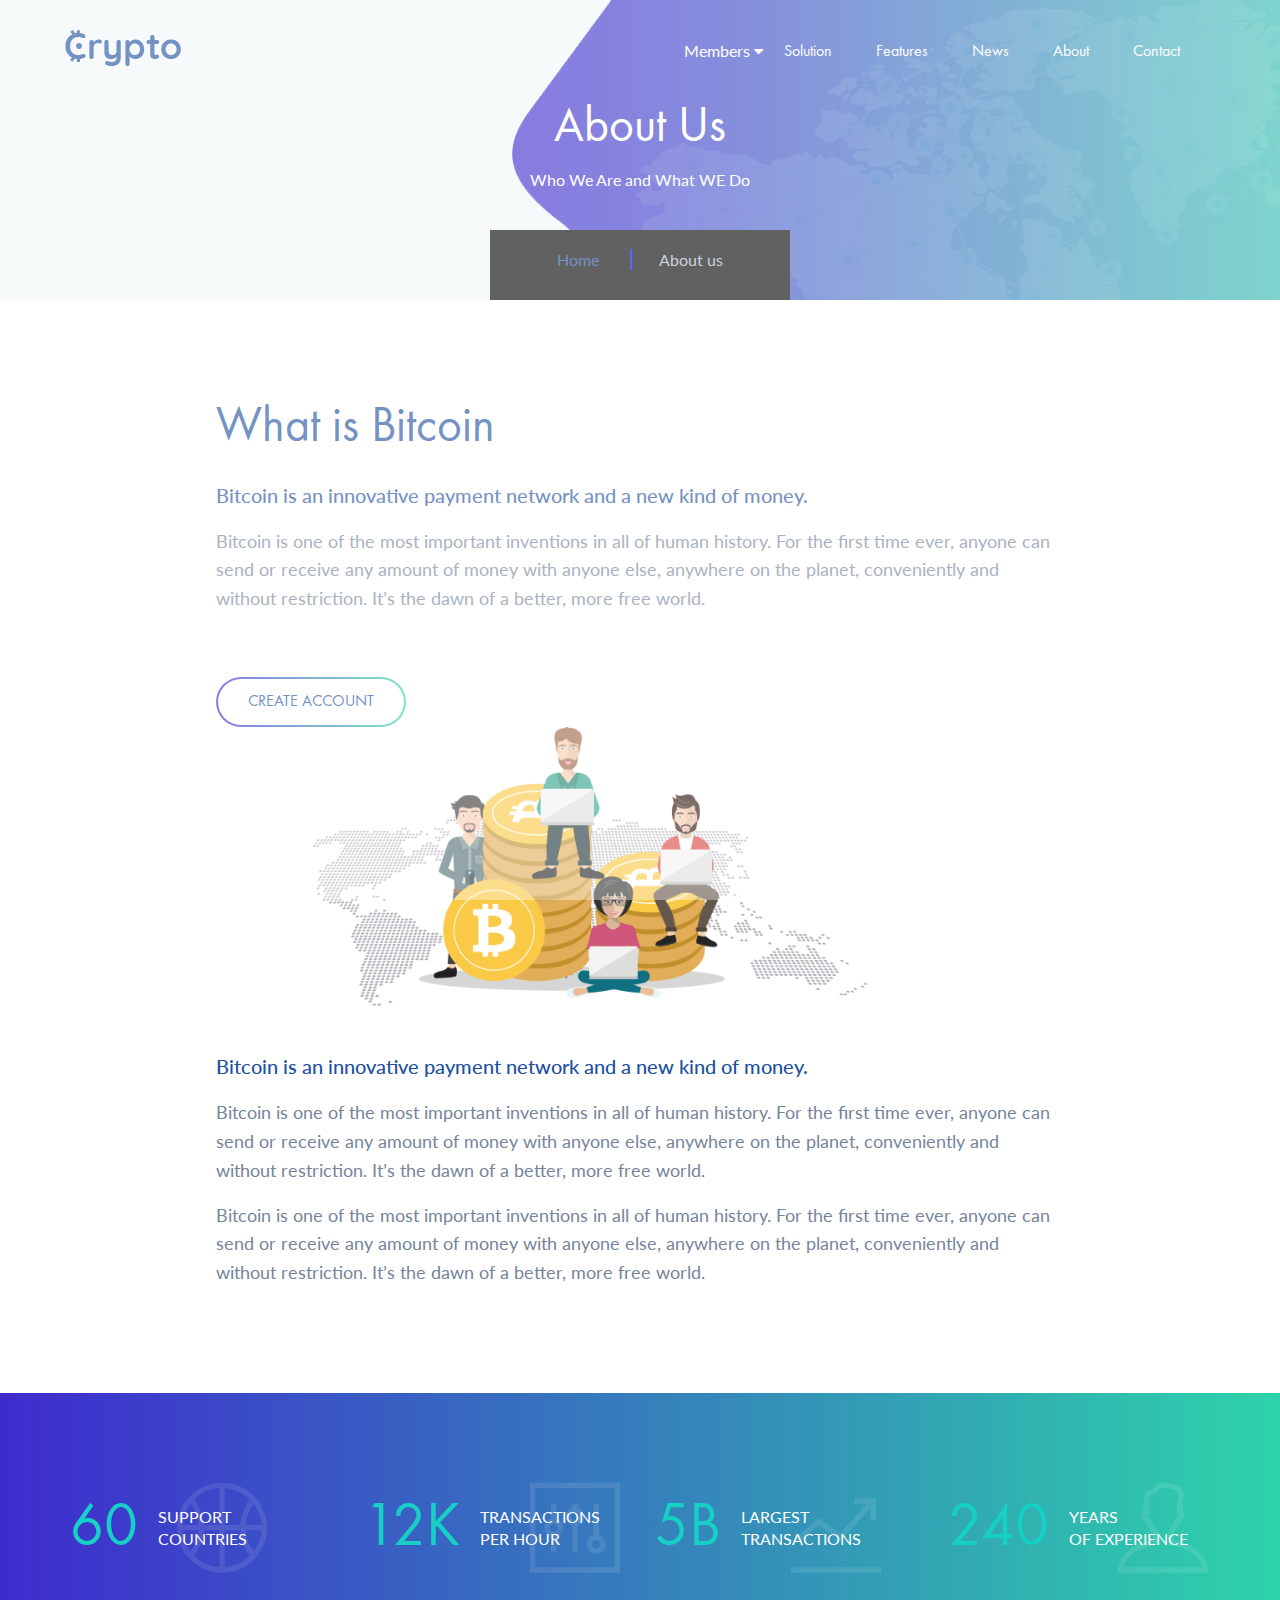
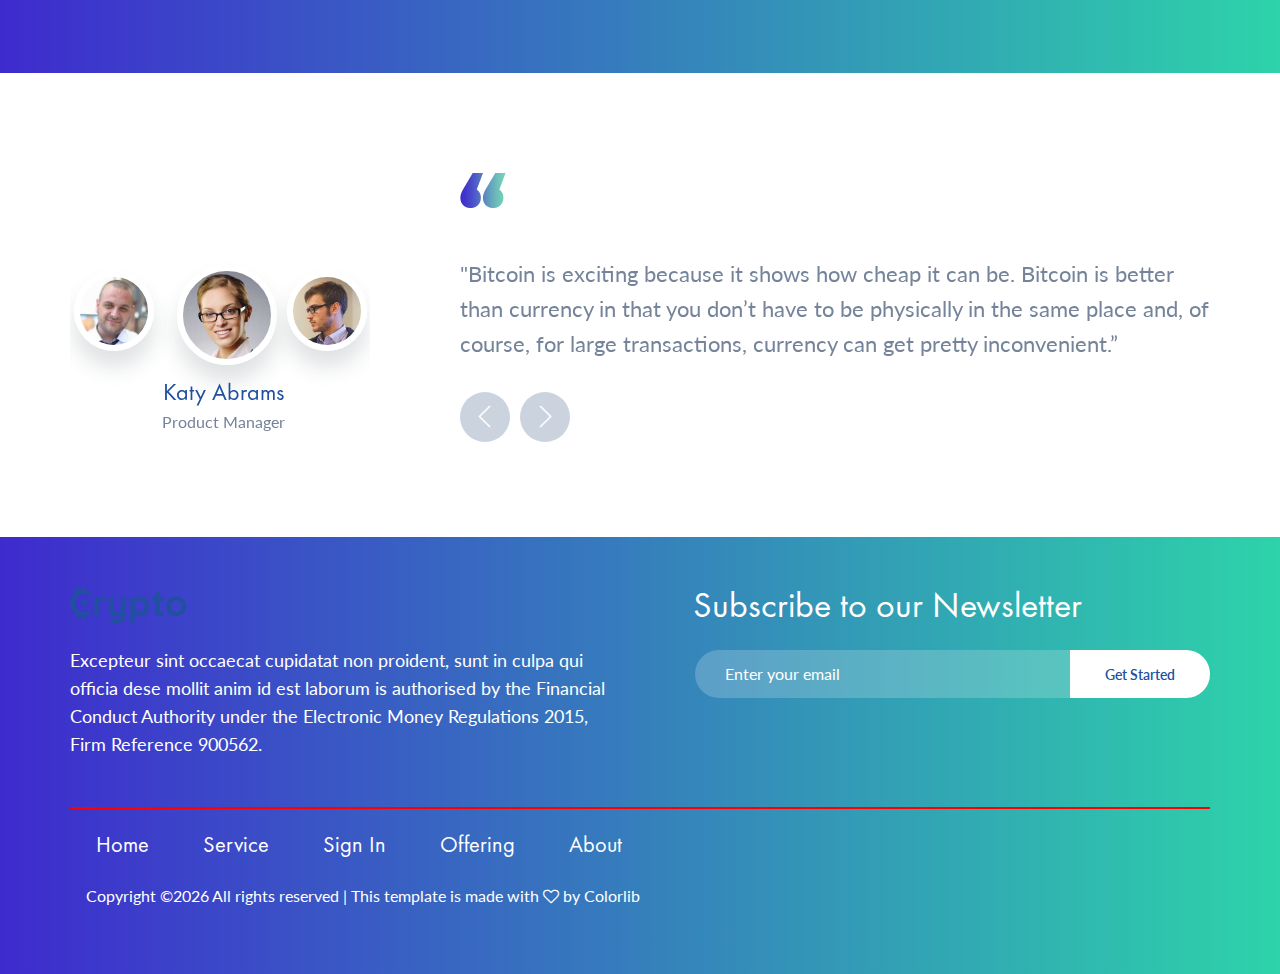
<file: about.html>
<!DOCTYPE html>
<html lang="en">
<head>
	<title>Cryptocurrency - Landing Page Template</title>
	<meta charset="UTF-8">
	<meta name="description" content="Cryptocurrency Landing Page Template">
	<meta name="keywords" content="cryptocurrency, unica, creative, html">
	<meta name="viewport" content="width=device-width, initial-scale=1.0">
	<!-- Favicon -->
	<link href="img/favicon.ico" rel="shortcut icon"/>

	<!-- Google Fonts -->
	<link href="https://fonts.googleapis.com/css?family=Lato" rel="stylesheet">

	<!-- Stylesheets -->
	<link rel="stylesheet" href="css/bootstrap.min.css"/>
	<link rel="stylesheet" href="css/font-awesome.min.css"/>
	<link rel="stylesheet" href="css/themify-icons.css"/>
	<link rel="stylesheet" href="css/owl.carousel.css"/>
	<link rel="stylesheet" href="css/style.css"/>
	<link rel="stylesheet" href="./header.css">


	<!--[if lt IE 9]>
	  <script src="https://oss.maxcdn.com/html5shiv/3.7.2/html5shiv.min.js"></script>
	  <script src="https://oss.maxcdn.com/respond/1.4.2/respond.min.js"></script>
	<![endif]-->

</head>
<body>
	<!-- Page Preloder -->
	<div id="preloder">
		<div class="loader"></div>
	</div>

	<!-- Header section -->
	<header class="header-section clearfix">
		<div class="container-fluid">
			<a href="index.html" class="site-logo">
				<img src="img/logo.png" alt="">
			</a>
			<div class="responsive-bar"><i class="fa fa-bars"></i></div>
			<a href="" class="user"><i class="fa fa-user"></i></a>
			<!-- <a href="" class="site-btn">Sign Up Free</a> -->
			
			<nav class="main-menu">
				<ul class="menu-list">
					<li><a href="">Solution</a></li>
					<li><a href="">Features</a></li>
					<li><a href="">News</a></li>
					<li><a href="">About</a></li>
					<li><a href="">Contact</a></li>
					<li>
						<div class="dropdown">
							<button class="dropbtn">Members
							  <i class="fa fa-caret-down"></i>
							</button>
							<div class="dropdown-content">
								
							  <a href="#">Sign in</a>
							  <a href="#">Register</a>
							  
							</div>
						  </div>  
					</li>
					
					
				
			
				</ul>
				
			</nav>
		
		</div>
	</header>
	<!-- Header section end -->


<!-- Page info section -->
<section class="page-info-section">
	<div class="container">
		<div class="contact-text2">
			<h2>About Us</h2>
			<p>Who We Are and What WE Do</p>
			<div class="site-beradcamb">
				<div class="top-contact">
					<a href="./index.html">Home</a>
					<span class="div" ></span>
					<span> About us</span>
				</div>
					
			</div>
				
		</div>
	</div>
		
	
</section>
<!-- Page info end -->


	<!-- About section -->
	<section class="about-section spad">
		<div class="container ">
			<div class="row justify-content-center">
				<div class="col-lg-9 about-text">
					<h2>What is Bitcoin</h2>
					<h5>Bitcoin is an innovative payment network and a new kind of money.</h5>
					<p>Bitcoin is one of the most important inventions in all of human history. For the first time ever, anyone can send or receive any amount of money with anyone else, anywhere on the planet, conveniently and without restriction. It’s the dawn of a better, more free world.</p>
					<a href="" class="site-btn sb-gradients sbg-line mt-5">CREATE ACCOUNT</a>
				</div>

				<div class="about-img col-lg-6">
					<img src="img/about-img.png" alt="">
				</div>
				<div class="col-lg-9 about-text pt-5" >
					<h5>Bitcoin is an innovative payment network and a new kind of money.</h5>
					<p>Bitcoin is one of the most important inventions in all of human history. For the first time ever, anyone can send or receive any amount of money with anyone else, anywhere on the planet, conveniently and without restriction. It’s the dawn of a better, more free world.</p>
					
					<p>Bitcoin is one of the most important inventions in all of human history. For the first time ever, anyone can send or receive any amount of money with anyone else, anywhere on the planet, conveniently and without restriction. It’s the dawn of a better, more free world.</p>
				
				</div>
			</div>
			
			
		</div>
	</section>
	<!-- About section end -->


	<!-- Fact section -->
	<section class="fact-section gradient-bg">
		<div class="container">
			<div class="row">
				<div class="col-sm-6 col-md-6 col-lg-3">
					<div class="fact">
						<h2>60</h2>
						<p>Support <br> Countries</p>
						<i class="ti-basketball"></i>
					</div>
				</div>
				<div class="col-sm-6 col-md-6 col-lg-3">
					<div class="fact">
						<h2>12K</h2>
						<p>Transactions  <br> per hour</p>
						<i class="ti-panel"></i>
					</div>
				</div>
				<div class="col-sm-6 col-md-6 col-lg-3">
					<div class="fact">
						<h2>5B</h2>
						<p>Largest <br> Transactions</p>
						<i class="ti-stats-up"></i>
					</div>
				</div>
				<div class="col-sm-6 col-md-6 col-lg-3">
					<div class="fact">
						<h2>240</h2>
						<p>Years <br> of Experience</p>
						<i class="ti-user"></i>
					</div>
				</div>
			</div>
		</div>
	</section>
	<!-- Fact section end -->


	


	<!-- Review section -->
	<section class="review-section spad">
		<div class="container">
			<div class="row">
				<div class="col-lg-8 push-8">
					<img src="img/quote.png" alt="" class="quote mb-5">
					<div class="review-text-slider owl-carousel">
						<div class="review-text">
							<p>"Bitcoin is exciting because it shows how cheap it can be. Bitcoin is better than currency in that you don’t have to be physically in the same place and, of course, for large transactions, currency can get pretty inconvenient.”</p>
						</div>
						<div class="review-text">
							<p>"Bitcoin is exciting because it shows how cheap it can be. Bitcoin is better than currency in that you don’t have to be physically in the same place and, of course, for large transactions, currency can get pretty inconvenient.”</p>
						</div>
						<div class="review-text">
							<p>"Bitcoin is exciting because it shows how cheap it can be. Bitcoin is better than currency in that you don’t have to be physically in the same place and, of course, for large transactions, currency can get pretty inconvenient.”</p>
						</div>
					</div>
				</div>
				<div class="col-lg-4 pr-0 pull-3">
					<div class="review-meta-slider owl-carousel pt-5">
						<div class="author-meta">
							<div class="author-avatar set-bg" data-setbg="img/review/1.jpg"></div>
							<div class="author-name">
								<h4>Aaron Ballance</h4>
								<p>Ceo Bitcoin</p>
							</div>
						</div>
						<div class="author-meta">
							<div class="author-avatar set-bg" data-setbg="img/review/2.jpg"></div>
							<div class="author-name">
								<h4>Jackson Nash</h4>
								<p>Head of Design</p>
							</div>
						</div>
						<div class="author-meta">
							<div class="author-avatar set-bg" data-setbg="img/review/3.jpg"></div>
							<div class="author-name">
								<h4>Katy Abrams</h4>
								<p>Product Manager</p>
							</div>
						</div>
					</div>
				</div>
			</div>
		</div>
	</section>
	<!-- Review section end -->


<!-- Newsletter section / Footer-->
<section class="newsletter-section gradient-bg">
	<div class="container text-white">
		<div class="row">
			<div class="col-md-6 col-lg-6 footer-widget">
				<a href="./index.html">
					<img src="img/logo.png" class="mb-4" alt="">
				</a>
				
				<p>Excepteur sint occaecat cupidatat non proident, sunt in culpa qui officia dese mollit anim id est laborum is authorised by the Financial Conduct Authority under the Electronic Money Regulations 2015, Firm Reference 900562.</p>
				
			</div>
			<div class="col-lg-6 newsletter-text">
				<h2>Subscribe to our Newsletter</h2>
				<form class="newsletter-form">
					<input type="text" placeholder="Enter your email">
					<button>Get Started</button>
				</form>
			</div>
			
		</div>
		<div class="bottom-footer">
			<ul class="footer-list">
				<li><a href="">Home</a></li>
				<li><a href="">Service</a></li>
				<li><a href="">Sign In</a></li>
				<li><a href="">Offering</a></li>
				<li><a href="">About</a></li>
				
			</ul>
			<span><!-- Link back to Colorlib can't be removed. Template is licensed under CC BY 3.0. -->
				Copyright &copy;<script>document.write(new Date().getFullYear());</script> All rights reserved | This template is made with <i class="fa fa-heart-o" aria-hidden="true"></i> by <a href="https://colorlib.com" target="_blank">Colorlib</a>
<!-- Link back to Colorlib can't be removed. Template is licensed under CC BY 3.0. --></span>
			
		</div>
	</div>
</section>


	<!--====== Javascripts & Jquery ======-->
	<script src="js/jquery-3.2.1.min.js"></script>
	<script src="js/owl.carousel.min.js"></script>
	<script src="js/main.js"></script>
</body>
</html>
</file>
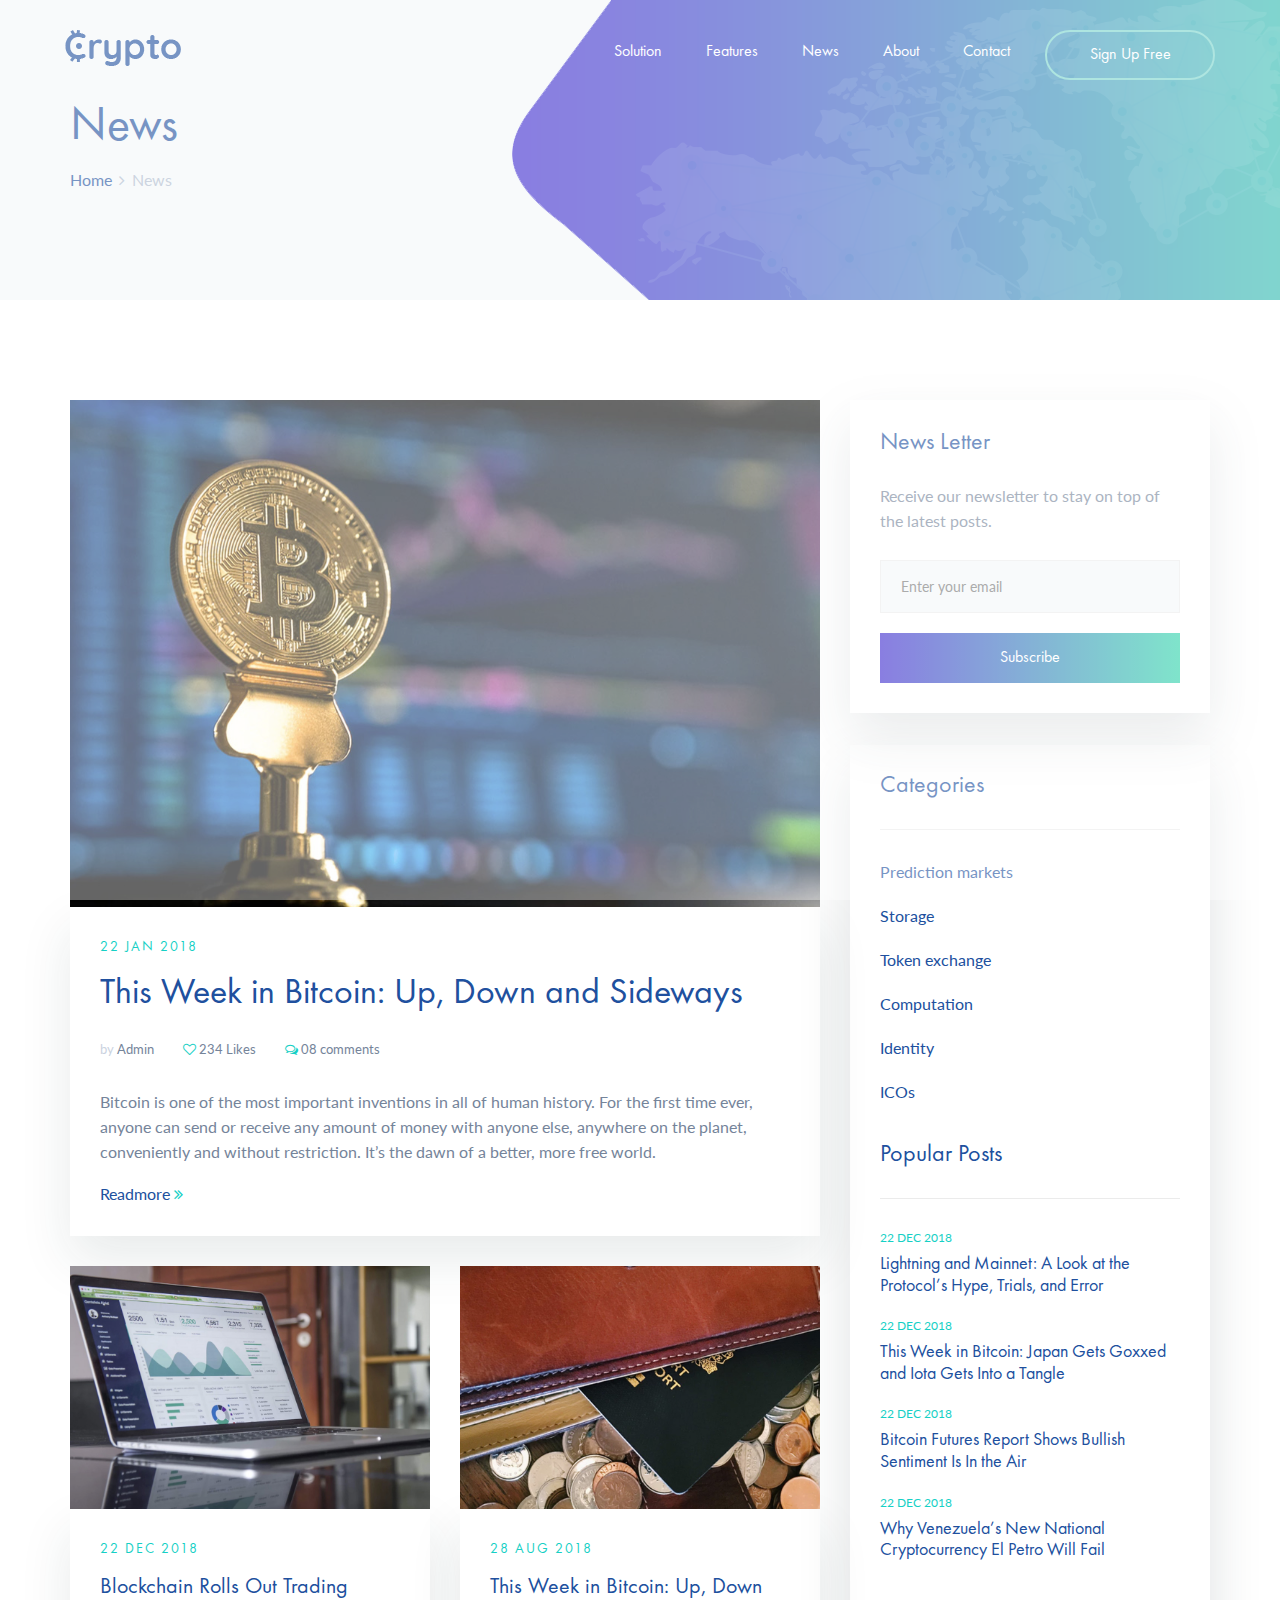
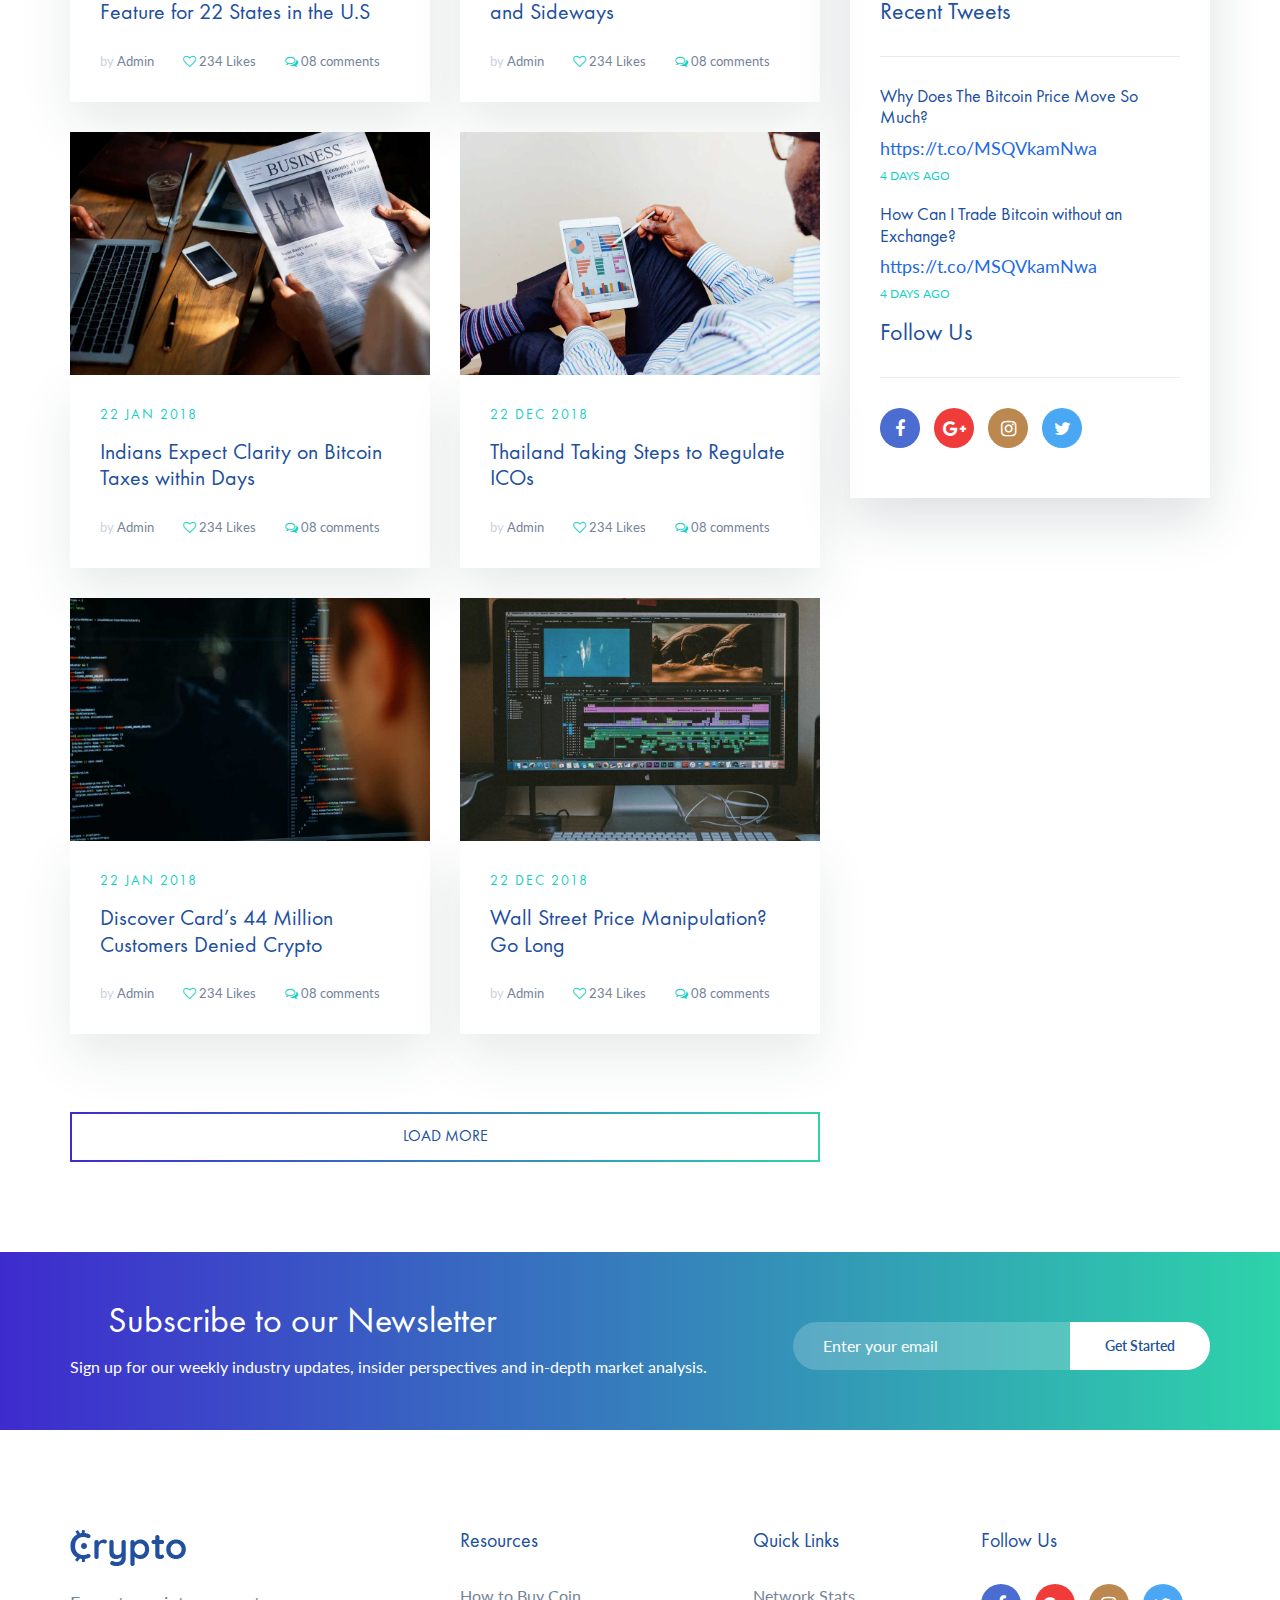
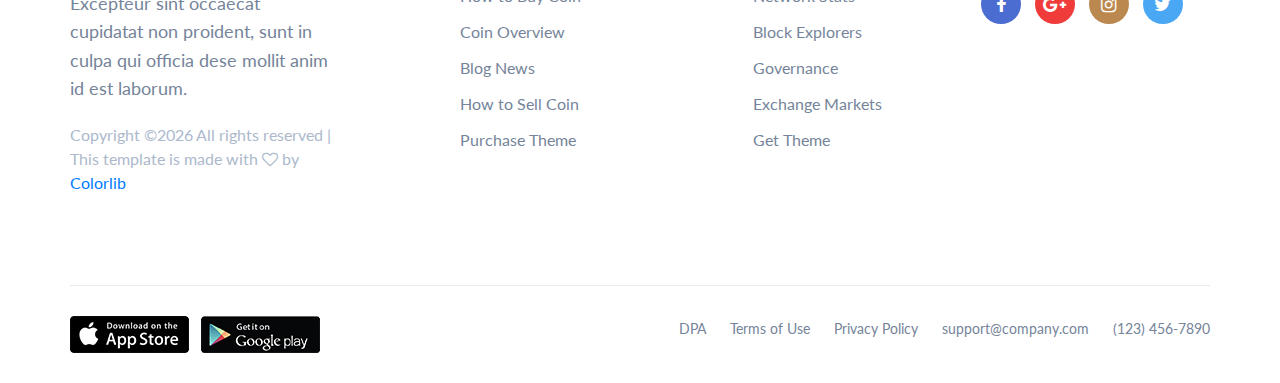
<file: blog.html>
<!DOCTYPE html>
<html lang="en">
<head>
	<title>Cryptocurrency - Landing Page Template</title>
	<meta charset="UTF-8">
	<meta name="description" content="Cryptocurrency Landing Page Template">
	<meta name="keywords" content="cryptocurrency, unica, creative, html">
	<meta name="viewport" content="width=device-width, initial-scale=1.0">
	<!-- Favicon -->
	<link href="img/favicon.ico" rel="shortcut icon"/>

	<!-- Google Fonts -->
	<link href="https://fonts.googleapis.com/css?family=Lato" rel="stylesheet">

	<!-- Stylesheets -->
	<link rel="stylesheet" href="css/bootstrap.min.css"/>
	<link rel="stylesheet" href="css/font-awesome.min.css"/>
	<link rel="stylesheet" href="css/themify-icons.css"/>
	<link rel="stylesheet" href="css/owl.carousel.css"/>
	<link rel="stylesheet" href="css/style.css"/>


	<!--[if lt IE 9]>
	  <script src="https://oss.maxcdn.com/html5shiv/3.7.2/html5shiv.min.js"></script>
	  <script src="https://oss.maxcdn.com/respond/1.4.2/respond.min.js"></script>
	<![endif]-->

</head>
<body>
	<!-- Page Preloder -->
	<div id="preloder">
		<div class="loader"></div>
	</div>

	<!-- Header section -->
	<header class="header-section clearfix">
		<div class="container-fluid">
			<a href="index.html" class="site-logo">
				<img src="img/logo.png" alt="">
			</a>
			<div class="responsive-bar"><i class="fa fa-bars"></i></div>
			<a href="" class="user"><i class="fa fa-user"></i></a>
			<a href="" class="site-btn">Sign Up Free</a>
			<nav class="main-menu">
				<ul class="menu-list">
					<li><a href="">Solution</a></li>
					<li><a href="">Features</a></li>
					<li><a href="">News</a></li>
					<li><a href="">About</a></li>
					<li><a href="">Contact</a></li>
				</ul>
			</nav>
		</div>
	</header>
	<!-- Header section end -->

	<!-- Page info section -->
	<section class="page-info-section">
		<div class="container">
			<h2>News</h2>
			<div class="site-beradcamb">
				<a href="">Home</a>
				<span><i class="fa fa-angle-right"></i> News</span>
			</div>
		</div>
	</section>
	<!-- Page info end -->



	<!-- Blog section -->
	<section class="blog-page spad">
		<div class="container">
			<div class="row">
				<div class="col-lg-8">
					<div class="row">
						<!-- blog item -->
						<div class="col-md-12">
							<div class="blog-item bi-feature">
								<figure class="blog-thumb">
									<img src="img/blog/2.jpg" alt="">
								</figure>
								<div class="blog-text">
									<div class="post-date">22 jan 2018</div>
									<h4 class="blog-title"><a href="single-blog.html">This Week in Bitcoin: Up, Down and Sideways</a></h4>
									<div class="post-meta">
										<a href=""><span>by</span> Admin</a>
										<a href=""><i class="fa fa-heart-o"></i> 234 Likes</a>
										<a href=""><i class="fa fa-comments-o"></i> 08 comments</a>
									</div>
									<p>Bitcoin is one of the most important inventions in all of human history. For the first time ever, anyone can send or receive any amount of money with anyone else, anywhere on the planet, conveniently and without restriction. It’s the dawn of a better, more free world.</p>
									<a href="" class="readmore">Readmore <i class="fa fa-angle-double-right"></i></a>
								</div>
							</div>
						</div>
						<!-- blog item -->
						<div class="col-md-6">
							<div class="blog-item">
								<figure class="blog-thumb">
									<img src="img/blog/1.jpg" alt="">
								</figure>
								<div class="blog-text">
									<div class="post-date">22 dec 2018</div>
									<h4 class="blog-title"><a href="single-blog.html">Blockchain Rolls Out Trading Feature for 22 States in the U.S</a></h4>
									<div class="post-meta">
										<a href=""><span>by</span> Admin</a>
										<a href=""><i class="fa fa-heart-o"></i> 234 Likes</a>
										<a href=""><i class="fa fa-comments-o"></i> 08 comments</a>
									</div>
								</div>
							</div>
						</div>
						<!-- blog item -->
						<div class="col-md-6">
							<div class="blog-item">
								<figure class="blog-thumb">
									<img src="img/blog/3.jpg" alt="">
								</figure>
								<div class="blog-text">
									<div class="post-date">28 aug 2018</div>
									<h4 class="blog-title"><a href="single-blog.html">This Week in Bitcoin: Up, Down and Sideways</a></h4>
									<div class="post-meta">
										<a href=""><span>by</span> Admin</a>
										<a href=""><i class="fa fa-heart-o"></i> 234 Likes</a>
										<a href=""><i class="fa fa-comments-o"></i> 08 comments</a>
									</div>
								</div>
							</div>
						</div>
						<!-- blog item -->
						<div class="col-md-6">
							<div class="blog-item">
								<figure class="blog-thumb">
									<img src="img/blog/4.jpg" alt="">
								</figure>
								<div class="blog-text">
									<div class="post-date">22 jan 2018</div>
									<h4 class="blog-title"><a href="single-blog.html">Indians Expect Clarity on Bitcoin Taxes within Days</a></h4>
									<div class="post-meta">
										<a href=""><span>by</span> Admin</a>
										<a href=""><i class="fa fa-heart-o"></i> 234 Likes</a>
										<a href=""><i class="fa fa-comments-o"></i> 08 comments</a>
									</div>
								</div>
							</div>
						</div>
						<!-- blog item -->
						<div class="col-md-6">
							<div class="blog-item">
								<figure class="blog-thumb">
									<img src="img/blog/5.jpg" alt="">
								</figure>
								<div class="blog-text">
									<div class="post-date">22 dec 2018</div>
									<h4 class="blog-title"><a href="single-blog.html">Thailand Taking Steps to Regulate ICOs</a></h4>
									<div class="post-meta">
										<a href=""><span>by</span> Admin</a>
										<a href=""><i class="fa fa-heart-o"></i> 234 Likes</a>
										<a href=""><i class="fa fa-comments-o"></i> 08 comments</a>
									</div>
								</div>
							</div>
						</div>
						<!-- blog item -->
						<div class="col-md-6">
							<div class="blog-item">
								<figure class="blog-thumb">
									<img src="img/blog/6.jpg" alt="">
								</figure>
								<div class="blog-text">
									<div class="post-date">22 jan 2018</div>
									<h4 class="blog-title"><a href="single-blog.html">Discover Card’s 44 Million Customers Denied Crypto</a></h4>
									<div class="post-meta">
										<a href=""><span>by</span> Admin</a>
										<a href=""><i class="fa fa-heart-o"></i> 234 Likes</a>
										<a href=""><i class="fa fa-comments-o"></i> 08 comments</a>
									</div>
								</div>
							</div>
						</div>
						<!-- blog item -->
						<div class="col-md-6">
							<div class="blog-item">
								<figure class="blog-thumb">
									<img src="img/blog/7.jpg" alt="">
								</figure>
								<div class="blog-text">
									<div class="post-date">22 dec 2018</div>
									<h4 class="blog-title"><a href="single-blog.html">Wall Street Price Manipulation? Go Long</a></h4>
									<div class="post-meta">
										<a href=""><span>by</span> Admin</a>
										<a href=""><i class="fa fa-heart-o"></i> 234 Likes</a>
										<a href=""><i class="fa fa-comments-o"></i> 08 comments</a>
									</div>
								</div>
							</div>
						</div>
					</div>
					<button class="post-loadmore site-btn sb-gradients sbg-line mt-5">LOAD MORE</button>
				</div>
				<div class="col-lg-4 col-md-6 sideber pt-5 pt-lg-0">
					<div class="widget-area">
						<h4 class="widget-title">News Letter</h4>
						<p>Receive our newsletter to stay on top of the latest posts.</p>
						<form class="widget-subscribe-from">
							<input type="text" placeholder="Enter your email">
							<button class="site-btn sb-full-- sb-gradients">Subscribe</button>
						</form>
					</div>
					<div class="widget-area">
						<div class="widget">
							<h4 class="widget-title">Categories</h4>
							<ul>
								<li><a href="#">Prediction markets</a></li>
								<li><a href="#">Storage</a></li>
								<li><a href="#">Token exchange</a></li>
								<li><a href="#">Computation</a></li>
								<li><a href="#">Identity</a></li>
								<li><a href="#">ICOs</a></li>
							</ul>
						</div>
						<div class="widget">
							<h4 class="widget-title">Popular Posts</h4>
							<ul class="popular-posts">
								<li>
									<span>22 dec 2018</span>
									<h5><a href="">Lightning and Mainnet: A Look at the Protocol’s Hype, Trials, and Error</a></h5>
								</li>
								<li>
									<span>22 dec 2018</span>
									<h5><a href="">This Week in Bitcoin: Japan Gets Goxxed and Iota Gets Into a Tangle</a></h5>
								</li>
								<li>
									<span>22 dec 2018</span>
									<h5><a href="">Bitcoin Futures Report Shows Bullish Sentiment Is In the Air</a></h5>
								</li>
								<li>
									<span>22 dec 2018</span>
									<h5><a href="">Why Venezuela’s New National Cryptocurrency El Petro Will Fail</a></h5>
								</li>
							</ul>
						</div>
						<div class="widget">
							<h4 class="widget-title">Recent Tweets</h4>
							<ul class="twitter-widget">
								<li>
									<h5>Why Does The Bitcoin Price Move So Much?</h5>
									<a href="https://t.co/MSQVkamNwa">https://t.co/MSQVkamNwa</a>
									<span>4 days ago</span>
								</li>
								<li>
									<h5>How Can I Trade Bitcoin without an Exchange?</h5>
									<a href="https://t.co/MSQVkamNwa">https://t.co/MSQVkamNwa</a>
									<span>4 days ago</span>
								</li>
							</ul>
						</div>
						<div class="widget">
							<h4 class="widget-title">Follow Us</h4>
							<div class="social">
								<a href="" class="facebook"><i class="fa fa-facebook"></i></a>
								<a href="" class="google"><i class="fa fa-google-plus"></i></a>
								<a href="" class="instagram"><i class="fa fa-instagram"></i></a>
								<a href="" class="twitter"><i class="fa fa-twitter"></i></a>
							</div>
						</div>
					</div>
				</div>
			</div>
		</div>
	</section>
	<!-- Blog section end -->


	<!-- Newsletter section -->
	<section class="newsletter-section gradient-bg">
		<div class="container text-white">
			<div class="row">
				<div class="col-lg-7 newsletter-text">
					<h2>Subscribe to our Newsletter</h2>
					<p>Sign up for our weekly industry updates, insider perspectives and in-depth market analysis.</p>
				</div>
				<div class="col-lg-5 col-md-8 offset-lg-0 offset-md-2">
					<form class="newsletter-form">
						<input type="text" placeholder="Enter your email">
						<button>Get Started</button>
					</form>
				</div>
			</div>
		</div>
	</section>
	<!-- Newsletter section end -->


	<!-- Footer section -->
	<footer class="footer-section">
		<div class="container">
			<div class="row spad">
				<div class="col-md-6 col-lg-3 footer-widget">
					<img src="img/logo.png" class="mb-4" alt="">
					<p>Excepteur sint occaecat cupidatat non proident, sunt in culpa qui officia dese mollit anim id est laborum.</p>
					<span><!-- Link back to Colorlib can't be removed. Template is licensed under CC BY 3.0. -->
Copyright &copy;<script>document.write(new Date().getFullYear());</script> All rights reserved | This template is made with <i class="fa fa-heart-o" aria-hidden="true"></i> by <a href="https://colorlib.com" target="_blank">Colorlib</a>
<!-- Link back to Colorlib can't be removed. Template is licensed under CC BY 3.0. --></span>
				</div>
				<div class="col-md-6 col-lg-2 offset-lg-1 footer-widget">
					<h5 class="widget-title">Resources</h5>
					<ul>
						<li><a href="#">How to Buy Coin</a></li>
						<li><a href="#">Coin Overview</a></li>
						<li><a href="#">Blog News</a></li>
						<li><a href="#">How to Sell Coin</a></li>
						<li><a href="#">Purchase Theme</a></li>
					</ul>
				</div>
				<div class="col-md-6 col-lg-2 offset-lg-1 footer-widget">
					<h5 class="widget-title">Quick Links</h5>
					<ul>
						<li><a href="#">Network Stats</a></li>
						<li><a href="#">Block Explorers</a></li>
						<li><a href="#">Governance</a></li>
						<li><a href="#">Exchange Markets</a></li>
						<li><a href="#">Get Theme</a></li>
					</ul>
				</div>
				<div class="col-md-6 col-lg-3 footer-widget pl-lg-5 pl-3">
					<h5 class="widget-title">Follow Us</h5>
					<div class="social">
						<a href="" class="facebook"><i class="fa fa-facebook"></i></a>
						<a href="" class="google"><i class="fa fa-google-plus"></i></a>
						<a href="" class="instagram"><i class="fa fa-instagram"></i></a>
						<a href="" class="twitter"><i class="fa fa-twitter"></i></a>
					</div>
				</div>
			</div>
			<div class="footer-bottom">
				<div class="row">
					<div class="col-lg-4 store-links text-center text-lg-left pb-3 pb-lg-0">
						<a href=""><img src="img/appstore.png" alt="" class="mr-2"></a>
						<a href=""><img src="img/playstore.png" alt=""></a>
					</div>
					<div class="col-lg-8 text-center text-lg-right">
						<ul class="footer-nav">
							<li><a href="">DPA</a></li>
							<li><a href="">Terms of Use</a></li>
							<li><a href="">Privacy Policy </a></li>
							<li><a href="">support@company.com</a></li>
							<li><a href="">(123) 456-7890</a></li>
						</ul>
					</div>
				</div>
			</div>
		</div>
	</footer>


	<!--====== Javascripts & Jquery ======-->
	<script src="js/jquery-3.2.1.min.js"></script>
	<script src="js/owl.carousel.min.js"></script>
	<script src="js/main.js"></script>
</body>
</html>
</file>
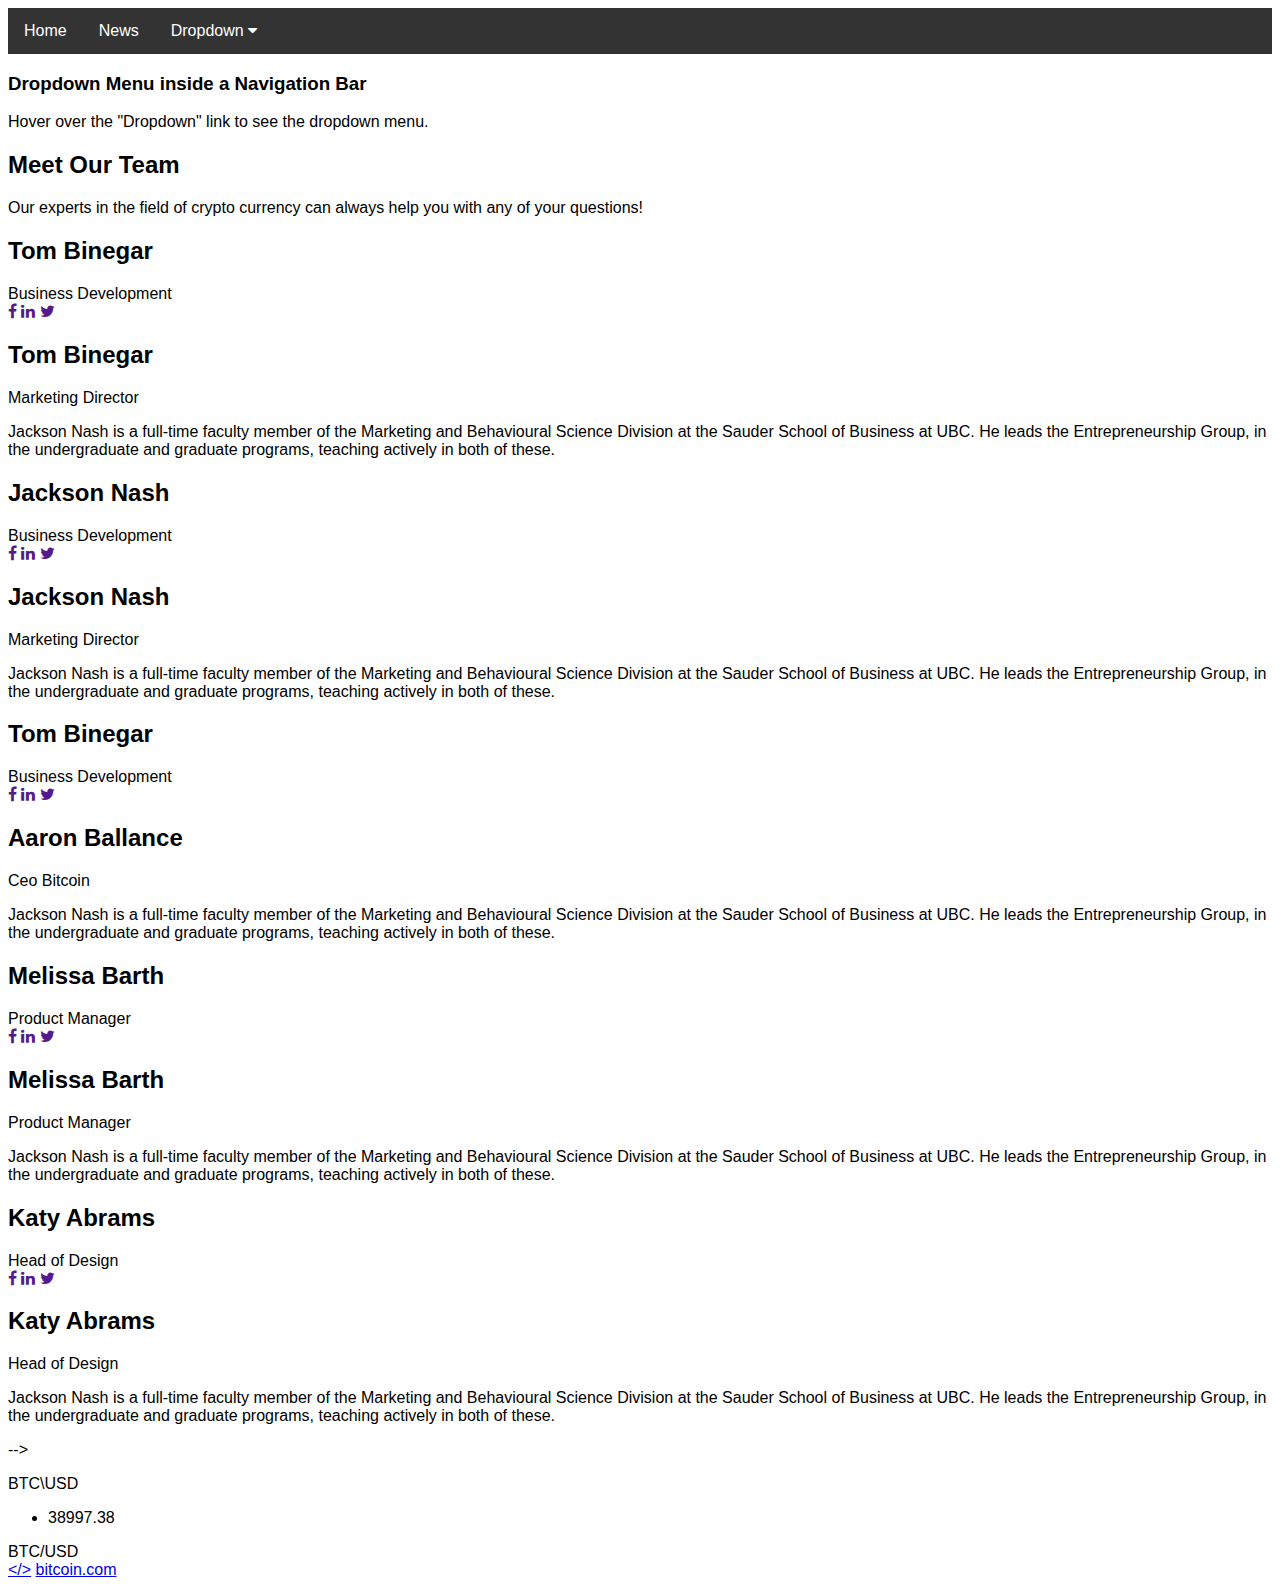
<file: nav.html>
<!DOCTYPE html>
<html>
<head>
<meta name="viewport" content="width=device-width, initial-scale=1">
<link rel="stylesheet" href="https://cdnjs.cloudflare.com/ajax/libs/font-awesome/4.7.0/css/font-awesome.min.css">
<style>
body {
  font-family: Arial, Helvetica, sans-serif;
}

.navbar {
  overflow: hidden;
  background-color: #333;
}

.navbar a {
  float: left;
  font-size: 16px;
  color: white;
  text-align: center;
  padding: 14px 16px;
  text-decoration: none;
}

.dropdown {
  float: left;
  overflow: hidden;
}

.dropdown .dropbtn {
  font-size: 16px;  
  border: none;
  outline: none;
  color: white;
  padding: 14px 16px;
  background-color: inherit;
  font-family: inherit;
  margin: 0;
}

.navbar a:hover, .dropdown:hover .dropbtn {
  background-color: red;
}

.dropdown-content {
  display: none;
  position: absolute;
  background-color: #f9f9f9;
  min-width: 160px;
  box-shadow: 0px 8px 16px 0px rgba(0,0,0,0.2);
  z-index: 1;
}

.dropdown-content a {
  float: none;
  color: black;
  padding: 12px 16px;
  text-decoration: none;
  display: block;
  text-align: left;
}

.dropdown-content a:hover {
  background-color: #ddd;
}

.dropdown:hover .dropdown-content {
  display: block;
}
</style>
</head>
<body>

<div class="navbar">
  <a href="#home">Home</a>
  <a href="#news">News</a>
  <div class="dropdown">
    <button class="dropbtn">Dropdown 
      <i class="fa fa-caret-down"></i>
    </button>
    <div class="dropdown-content">
      <a href="#">Link 1</a>
      <a href="#">Link 2</a>
      <a href="#">Link 3</a>
    </div>
  </div> 
</div>

<h3>Dropdown Menu inside a Navigation Bar</h3>
<p>Hover over the "Dropdown" link to see the dropdown menu.</p>

<!-- 
  <div class="col-md-6 col-lg-2 offset-lg-1 footer-widget">
    <h5 class="widget-title">Resources</h5>
    <ul>
        <li><a href="#">How to Buy Coin</a></li>
        <li><a href="#">Coin Overview</a></li>
        <li><a href="#">Blog News</a></li>
        <li><a href="#">How to Sell Coin</a></li>
        <li><a href="#">Purchase Theme</a></li>
    </ul>
</div>
<div class="col-md-6 col-lg-2 offset-lg-1 footer-widget">
    <h5 class="widget-title">Quick Links</h5>
    <ul>
        <li><a href="#">Network Stats</a></li>
        <li><a href="#">Block Explorers</a></li>
        <li><a href="#">Governance</a></li>
        <li><a href="#">Exchange Markets</a></li>
        <li><a href="#">Get Theme</a></li>
    </ul>
</div>
<div class="col-md-6 col-lg-3 footer-widget pl-lg-5 pl-3">
    <h5 class="widget-title">Follow Us</h5>
    <div class="social">
        <a href="" class="facebook"><i class="fa fa-facebook"></i></a>
        <a href="" class="google"><i class="fa fa-google-plus"></i></a>
        <a href="" class="instagram"><i class="fa fa-instagram"></i></a>
        <a href="" class="twitter"><i class="fa fa-twitter"></i></a>
    </div>
</div>
</div>
<div class="footer-bottom">
<div class="row">
    <div class="col-lg-4 store-links text-center text-lg-left pb-3 pb-lg-0">
        <a href=""><img src="img/appstore.png" alt="" class="mr-2"></a>
        <a href=""><img src="img/playstore.png" alt=""></a>
    </div>
    <div class="col-lg-8 text-center text-lg-right">
        <ul class="footer-nav">
            <li><a href="">DPA</a></li>
            <li><a href="">Terms of Use</a></li>
            <li><a href="">Privacy Policy </a></li>
            <li><a href="">support@company.com</a></li>
            <li><a href="">(123) 456-7890</a></li>
        </ul>
    </div>
</div>
</div>
 -->

 <!-- 
   <!-- Team section -->
<section class="team-section spad">
  <div class="container">
      <div class="section-title text-center">
          <h2>Meet Our Team</h2>
          <p>Our experts in the field of crypto currency can always help you with any of your questions!</p>
      </div>
  </div>
  <div class="team-members clearfix">
      <!-- Team member -->
      <div class="member">
          <div class="member-text">
              <div class="member-img set-bg" data-setbg="img/member/1.jpg"></div>
              <h2>Tom Binegar</h2>
              <span>Business Development</span>
          </div>
          <div class="member-social">
              <a href=""><i class="fa fa-facebook"></i></a>
              <a href=""><i class="fa fa-linkedin"></i></a>
              <a href=""><i class="fa fa-twitter"></i></a>
          </div>
          <div class="member-info">
              <div class="member-img mf set-bg" data-setbg="img/member/1.jpg"></div>
              <div class="member-meta">
                  <h2>Tom Binegar</h2>
                  <span>Marketing Director</span>
              </div>
              <p>Jackson Nash is a full-time faculty member of the Marketing and Behavioural Science Division at the Sauder School of Business at UBC. He leads the Entrepreneurship Group, in the undergraduate and graduate programs, teaching actively in both of these.</p>
          </div>
      </div>
      <!-- Team member -->
      <div class="member">
          <div class="member-text">
              <div class="member-img set-bg" data-setbg="img/member/2.jpg"></div>
              <h2>Jackson Nash</h2>
              <span>Business Development</span>
          </div>
          <div class="member-social">
              <a href=""><i class="fa fa-facebook"></i></a>
              <a href=""><i class="fa fa-linkedin"></i></a>
              <a href=""><i class="fa fa-twitter"></i></a>
          </div>
          <div class="member-info">
              <div class="member-img mf set-bg" data-setbg="img/member/2.jpg"></div>
              <div class="member-meta">
                  <h2>Jackson Nash</h2>
                  <span>Marketing Director</span>
              </div>
              <p>Jackson Nash is a full-time faculty member of the Marketing and Behavioural Science Division at the Sauder School of Business at UBC. He leads the Entrepreneurship Group, in the undergraduate and graduate programs, teaching actively in both of these.</p>
          </div>
      </div>
      <!-- Team member -->
      <div class="member">
          <div class="member-text">
              <div class="member-img set-bg" data-setbg="img/member/3.jpg"></div>
              <h2>Tom Binegar</h2>
              <span>Business Development</span>
          </div>
          <div class="member-social">
              <a href=""><i class="fa fa-facebook"></i></a>
              <a href=""><i class="fa fa-linkedin"></i></a>
              <a href=""><i class="fa fa-twitter"></i></a>
          </div>
          <div class="member-info">
              <div class="member-img mf set-bg" data-setbg="img/member/3.jpg"></div>
              <div class="member-meta">
                  <h2>Aaron Ballance</h2>
                  <span>Ceo Bitcoin</span>
              </div>
              <p>Jackson Nash is a full-time faculty member of the Marketing and Behavioural Science Division at the Sauder School of Business at UBC. He leads the Entrepreneurship Group, in the undergraduate and graduate programs, teaching actively in both of these.</p>
          </div>
      </div>
      <!-- Team member -->
      <div class="member">
          <div class="member-text">
              <div class="member-img set-bg" data-setbg="img/member/4.jpg"></div>
              <h2>Melissa Barth</h2>
              <span>Product Manager</span>
          </div>
          <div class="member-social">
              <a href=""><i class="fa fa-facebook"></i></a>
              <a href=""><i class="fa fa-linkedin"></i></a>
              <a href=""><i class="fa fa-twitter"></i></a>
          </div>
          <div class="member-info">
              <div class="member-img mf set-bg" data-setbg="img/member/4.jpg"></div>
              <div class="member-meta">
                  <h2>Melissa Barth</h2>
                  <span>Product Manager</span>
              </div>
              <p>Jackson Nash is a full-time faculty member of the Marketing and Behavioural Science Division at the Sauder School of Business at UBC. He leads the Entrepreneurship Group, in the undergraduate and graduate programs, teaching actively in both of these.</p>
          </div>
      </div>
      <!-- Team member -->
      <div class="member">
          <div class="member-text">
              <div class="member-img set-bg" data-setbg="img/member/5.jpg"></div>
              <h2>Katy Abrams</h2>
              <span>Head of Design</span>
          </div>
          <div class="member-social">
              <a href=""><i class="fa fa-facebook"></i></a>
              <a href=""><i class="fa fa-linkedin"></i></a>
              <a href=""><i class="fa fa-twitter"></i></a>
          </div>
          <div class="member-info">
              <div class="member-img mf set-bg" data-setbg="img/member/5.jpg"></div>
              <div class="member-meta">
                  <h2>Katy Abrams</h2>
                  <span>Head of Design</span>
              </div>
              <p>Jackson Nash is a full-time faculty member of the Marketing and Behavioural Science Division at the Sauder School of Business at UBC. He leads the Entrepreneurship Group, in the undergraduate and graduate programs, teaching actively in both of these.</p>
          </div>
      </div>
  </div>
</section>
<!-- Team section -->
  -->
  <div class="btc-to-usd">
    <p class="btc-to-usd__title">BTC\USD</p>
    <div class="btc-price">
      <div class="btcwdgt-price btcwdgt btcwdgt-s-price btcwdgt-text-ticker btcwdgt-light btcwdgt-clean" bw-theme="light">    <div class="btcwdgt-body">      <ul><li>38997.38</li></ul>      <strong class="arrow down" style="left: 102px !important;"></strong>      <span>BTC/USD</span>    </div>    <div class="btcwdgt-footer">      <a href="https://www.bitcoin.com/widgets/?utm_source=assureddigitalbank.org&amp;utm_medium=widget&amp;utm_campaign=Price%20Widget" class="embed" title="Embed this widget">&lt;/&gt;</a>      <a href="https://www.bitcoin.com/?utm_source=assureddigitalbank.org&amp;utm_medium=widget&amp;utm_campaign=Price%20Widget" class="logo" title="Powered by bitcoin.com"><span>bitcoin.com</span></a>    </div>    <div class="btcwdgt-edge"></div></div>
    </div>
  </div>
</body>
</html>
</file>
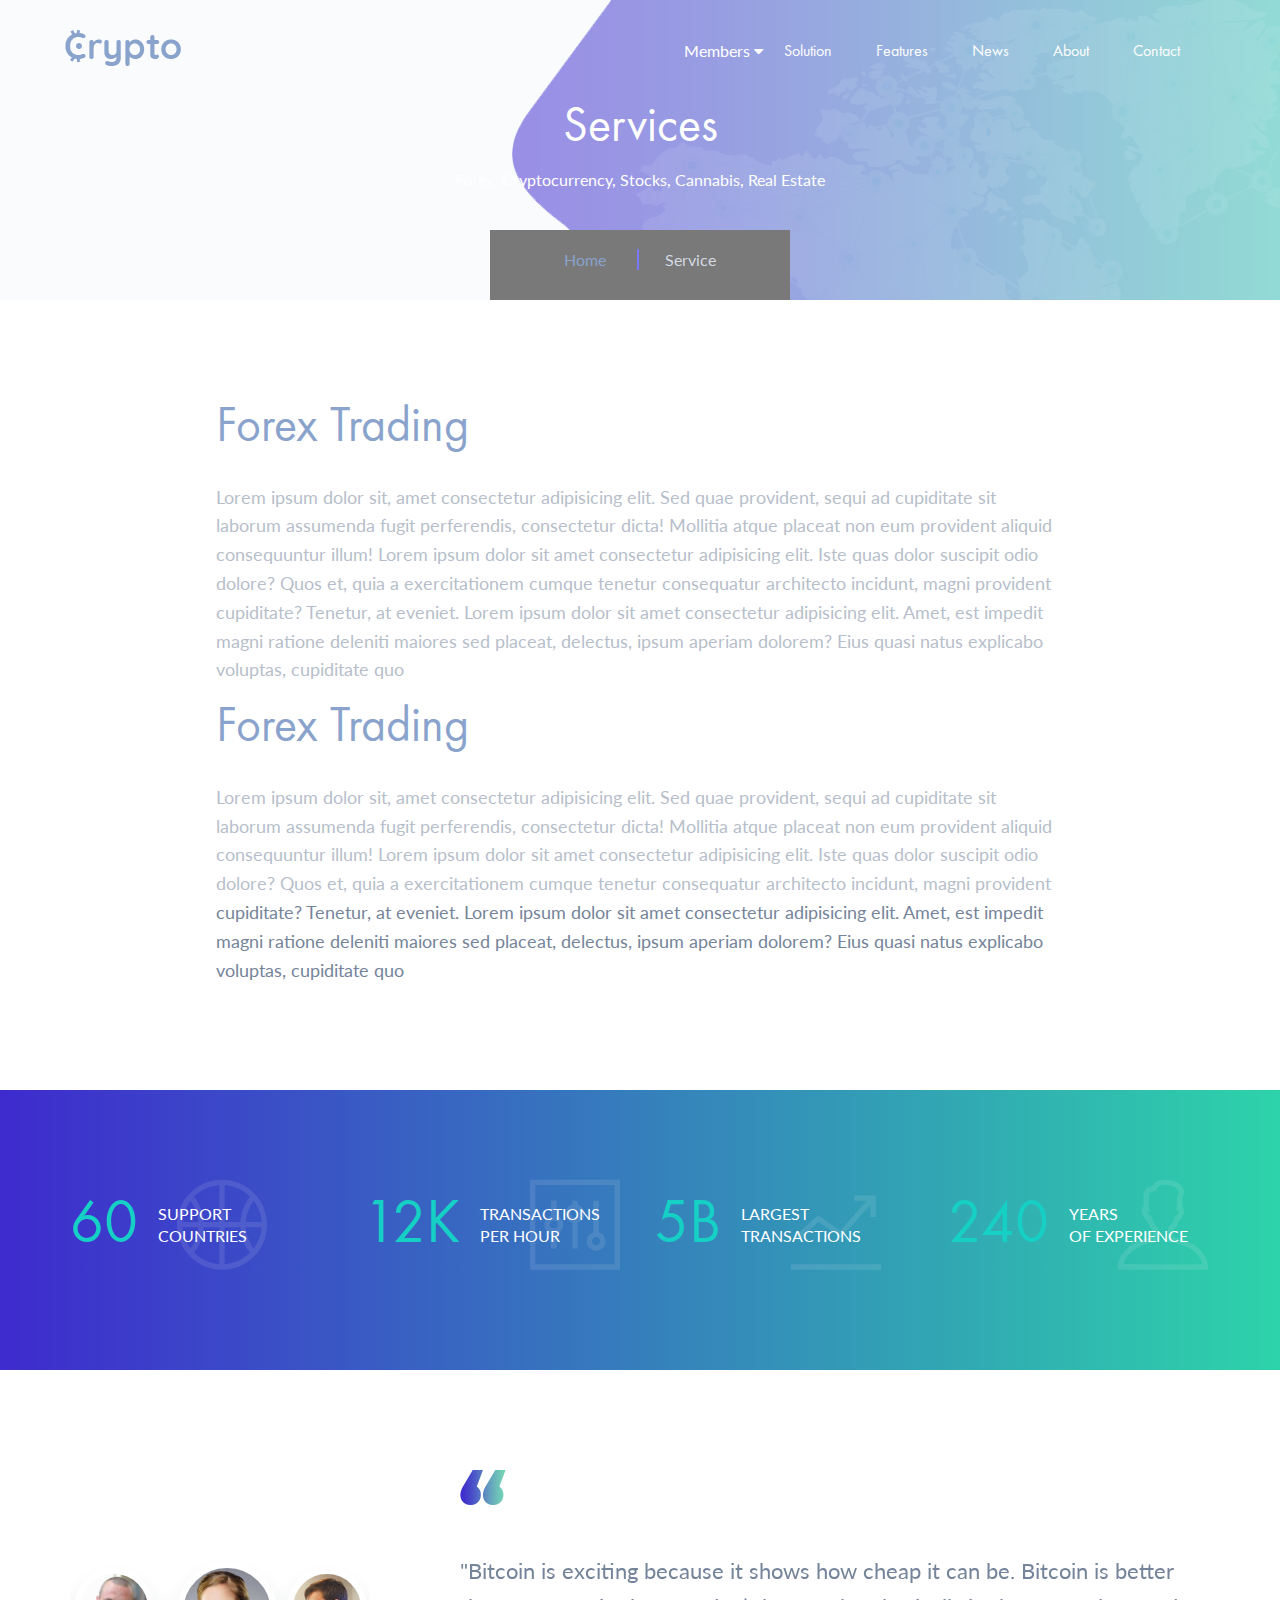
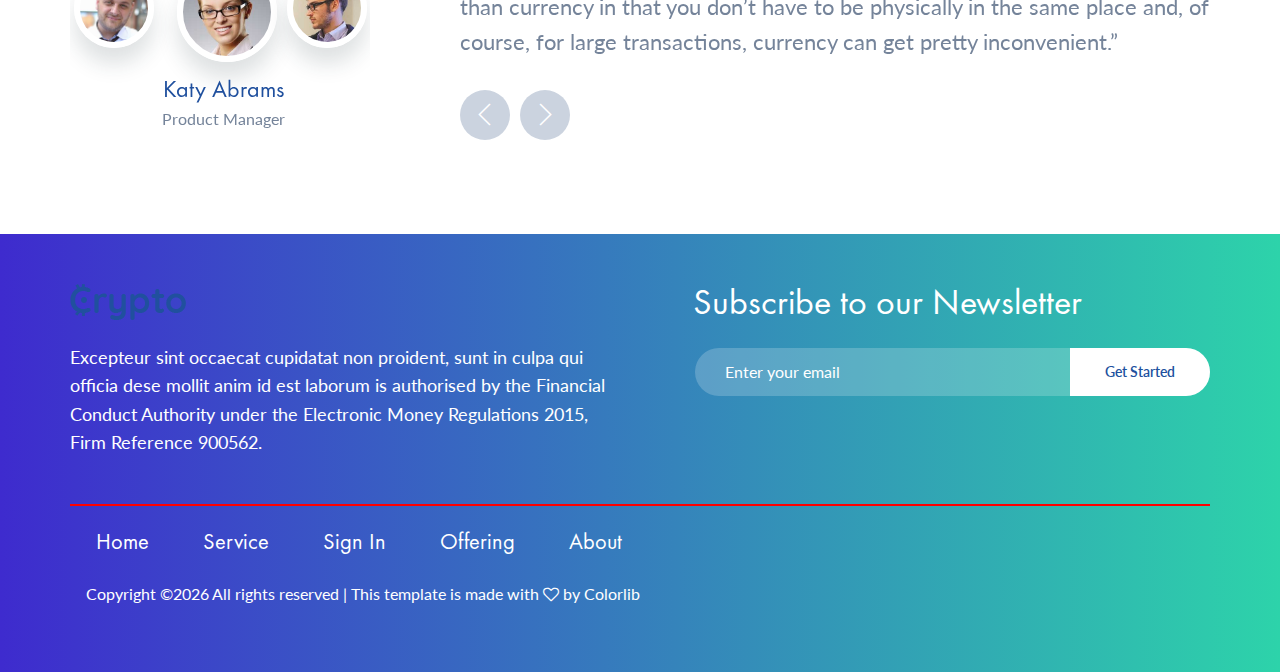
<file: service.html>
<!DOCTYPE html>
<html lang="en">
<head>
	<title>Cryptocurrency - Landing Page Template</title>
	<meta charset="UTF-8">
	<meta name="description" content="Cryptocurrency Landing Page Template">
	<meta name="keywords" content="cryptocurrency, unica, creative, html">
	<meta name="viewport" content="width=device-width, initial-scale=1.0">
	<!-- Favicon -->
	<link href="img/favicon.ico" rel="shortcut icon"/>

	<!-- Google Fonts -->
	<link href="https://fonts.googleapis.com/css?family=Lato" rel="stylesheet">

	<!-- Stylesheets -->
	<link rel="stylesheet" href="css/bootstrap.min.css"/>
	<link rel="stylesheet" href="css/font-awesome.min.css"/>
	<link rel="stylesheet" href="css/themify-icons.css"/>
	<link rel="stylesheet" href="css/owl.carousel.css"/>
	<link rel="stylesheet" href="css/style.css"/>
	<link rel="stylesheet" href="./header.css">


	<!--[if lt IE 9]>
	  <script src="https://oss.maxcdn.com/html5shiv/3.7.2/html5shiv.min.js"></script>
	  <script src="https://oss.maxcdn.com/respond/1.4.2/respond.min.js"></script>
	<![endif]-->

</head>
<body>
	<!-- Page Preloder -->
	<div id="preloder">
		<div class="loader"></div>
	</div>

	<!-- Header section -->
	<header class="header-section clearfix">
		<div class="container-fluid">
			<a href="index.html" class="site-logo">
				<img src="img/logo.png" alt="">
			</a>
			<div class="responsive-bar"><i class="fa fa-bars"></i></div>
			<a href="" class="user"><i class="fa fa-user"></i></a>
			<!-- <a href="" class="site-btn">Sign Up Free</a> -->
			
			<nav class="main-menu">
				<ul class="menu-list">
					<li><a href="">Solution</a></li>
					<li><a href="">Features</a></li>
					<li><a href="">News</a></li>
					<li><a href="">About</a></li>
					<li><a href="">Contact</a></li>
					<li>
						<div class="dropdown">
							<button class="dropbtn">Members
							  <i class="fa fa-caret-down"></i>
							</button>
							<div class="dropdown-content">
								
							  <a href="#">Sign in</a>
							  <a href="#">Register</a>
							  
							</div>
						  </div>  
					</li>
					
					
				
			
				</ul>
				
			</nav>
		
		</div>
	</header>
	<!-- Header section end -->


<!-- Page info section -->
<section class="page-info-section">
	<div class="container">
		<div class="contact-text2">
			<h2>Services</h2>
			<p>Forex, Cryptocurrency, Stocks, Cannabis, Real Estate
            </p>
			<div class="site-beradcamb">
				<div class="top-contact">
					<a href="./index.html">Home</a>
					<span class="div" ></span>
					<span> Service</span>
				</div>
					
			</div>
				
		</div>
	</div>
		
	
</section>
<!-- Page info end -->


	<!-- About section -->
	<section class="about-section spad">
		<div class="container ">
			<div class="row justify-content-center">
				<div class="col-lg-9 about-text">
					<h2>Forex Trading</h2>
					<p>Lorem ipsum dolor sit, amet consectetur adipisicing elit. Sed quae provident, sequi ad cupiditate sit laborum assumenda fugit perferendis, consectetur dicta! Mollitia atque placeat non eum provident aliquid consequuntur illum!
                        Lorem ipsum dolor sit amet consectetur adipisicing elit. Iste quas dolor suscipit odio dolore? Quos et, quia a exercitationem cumque tenetur consequatur architecto incidunt, magni provident cupiditate? Tenetur, at eveniet.
                        Lorem ipsum dolor sit amet consectetur adipisicing elit. Amet, est impedit magni ratione deleniti maiores sed placeat, delectus, ipsum aperiam dolorem? Eius quasi natus explicabo voluptas, cupiditate quo 
                    </p>
				</div>

                <div class="col-lg-9 about-text">
					<h2>Forex Trading</h2>
					<p>Lorem ipsum dolor sit, amet consectetur adipisicing elit. Sed quae provident, sequi ad cupiditate sit laborum assumenda fugit perferendis, consectetur dicta! Mollitia atque placeat non eum provident aliquid consequuntur illum!
                        Lorem ipsum dolor sit amet consectetur adipisicing elit. Iste quas dolor suscipit odio dolore? Quos et, quia a exercitationem cumque tenetur consequatur architecto incidunt, magni provident cupiditate? Tenetur, at eveniet.
                        Lorem ipsum dolor sit amet consectetur adipisicing elit. Amet, est impedit magni ratione deleniti maiores sed placeat, delectus, ipsum aperiam dolorem? Eius quasi natus explicabo voluptas, cupiditate quo 
                    </p>
				</div>
			</div>
			
			
		</div>
	</section>
	<!-- About section end -->


	<!-- Fact section -->
	<section class="fact-section gradient-bg">
		<div class="container">
			<div class="row">
				<div class="col-sm-6 col-md-6 col-lg-3">
					<div class="fact">
						<h2>60</h2>
						<p>Support <br> Countries</p>
						<i class="ti-basketball"></i>
					</div>
				</div>
				<div class="col-sm-6 col-md-6 col-lg-3">
					<div class="fact">
						<h2>12K</h2>
						<p>Transactions  <br> per hour</p>
						<i class="ti-panel"></i>
					</div>
				</div>
				<div class="col-sm-6 col-md-6 col-lg-3">
					<div class="fact">
						<h2>5B</h2>
						<p>Largest <br> Transactions</p>
						<i class="ti-stats-up"></i>
					</div>
				</div>
				<div class="col-sm-6 col-md-6 col-lg-3">
					<div class="fact">
						<h2>240</h2>
						<p>Years <br> of Experience</p>
						<i class="ti-user"></i>
					</div>
				</div>
			</div>
		</div>
	</section>
	<!-- Fact section end -->


	


	<!-- Review section -->
	<section class="review-section spad">
		<div class="container">
			<div class="row">
				<div class="col-lg-8 push-8">
					<img src="img/quote.png" alt="" class="quote mb-5">
					<div class="review-text-slider owl-carousel">
						<div class="review-text">
							<p>"Bitcoin is exciting because it shows how cheap it can be. Bitcoin is better than currency in that you don’t have to be physically in the same place and, of course, for large transactions, currency can get pretty inconvenient.”</p>
						</div>
						<div class="review-text">
							<p>"Bitcoin is exciting because it shows how cheap it can be. Bitcoin is better than currency in that you don’t have to be physically in the same place and, of course, for large transactions, currency can get pretty inconvenient.”</p>
						</div>
						<div class="review-text">
							<p>"Bitcoin is exciting because it shows how cheap it can be. Bitcoin is better than currency in that you don’t have to be physically in the same place and, of course, for large transactions, currency can get pretty inconvenient.”</p>
						</div>
					</div>
				</div>
				<div class="col-lg-4 pr-0 pull-3">
					<div class="review-meta-slider owl-carousel pt-5">
						<div class="author-meta">
							<div class="author-avatar set-bg" data-setbg="img/review/1.jpg"></div>
							<div class="author-name">
								<h4>Aaron Ballance</h4>
								<p>Ceo Bitcoin</p>
							</div>
						</div>
						<div class="author-meta">
							<div class="author-avatar set-bg" data-setbg="img/review/2.jpg"></div>
							<div class="author-name">
								<h4>Jackson Nash</h4>
								<p>Head of Design</p>
							</div>
						</div>
						<div class="author-meta">
							<div class="author-avatar set-bg" data-setbg="img/review/3.jpg"></div>
							<div class="author-name">
								<h4>Katy Abrams</h4>
								<p>Product Manager</p>
							</div>
						</div>
					</div>
				</div>
			</div>
		</div>
	</section>
	<!-- Review section end -->


<!-- Newsletter section / Footer-->
<section class="newsletter-section gradient-bg">
	<div class="container text-white">
		<div class="row">
			<div class="col-md-6 col-lg-6 footer-widget">
				<a href="./index.html">
					<img src="img/logo.png" class="mb-4" alt="">
				</a>
				
				<p>Excepteur sint occaecat cupidatat non proident, sunt in culpa qui officia dese mollit anim id est laborum is authorised by the Financial Conduct Authority under the Electronic Money Regulations 2015, Firm Reference 900562.</p>
				
			</div>
			<div class="col-lg-6 newsletter-text">
				<h2>Subscribe to our Newsletter</h2>
				<form class="newsletter-form">
					<input type="text" placeholder="Enter your email">
					<button>Get Started</button>
				</form>
			</div>
			
		</div>
		<div class="bottom-footer">
			<ul class="footer-list">
				<li><a href="">Home</a></li>
				<li><a href="">Service</a></li>
				<li><a href="">Sign In</a></li>
				<li><a href="">Offering</a></li>
				<li><a href="">About</a></li>
				
			</ul>
			<span><!-- Link back to Colorlib can't be removed. Template is licensed under CC BY 3.0. -->
				Copyright &copy;<script>document.write(new Date().getFullYear());</script> All rights reserved | This template is made with <i class="fa fa-heart-o" aria-hidden="true"></i> by <a href="https://colorlib.com" target="_blank">Colorlib</a>
<!-- Link back to Colorlib can't be removed. Template is licensed under CC BY 3.0. --></span>
			
		</div>
	</div>
</section>


	<!--====== Javascripts & Jquery ======-->
	<script src="js/jquery-3.2.1.min.js"></script>
	<script src="js/owl.carousel.min.js"></script>
	<script src="js/main.js"></script>
</body>
</html>
</file>
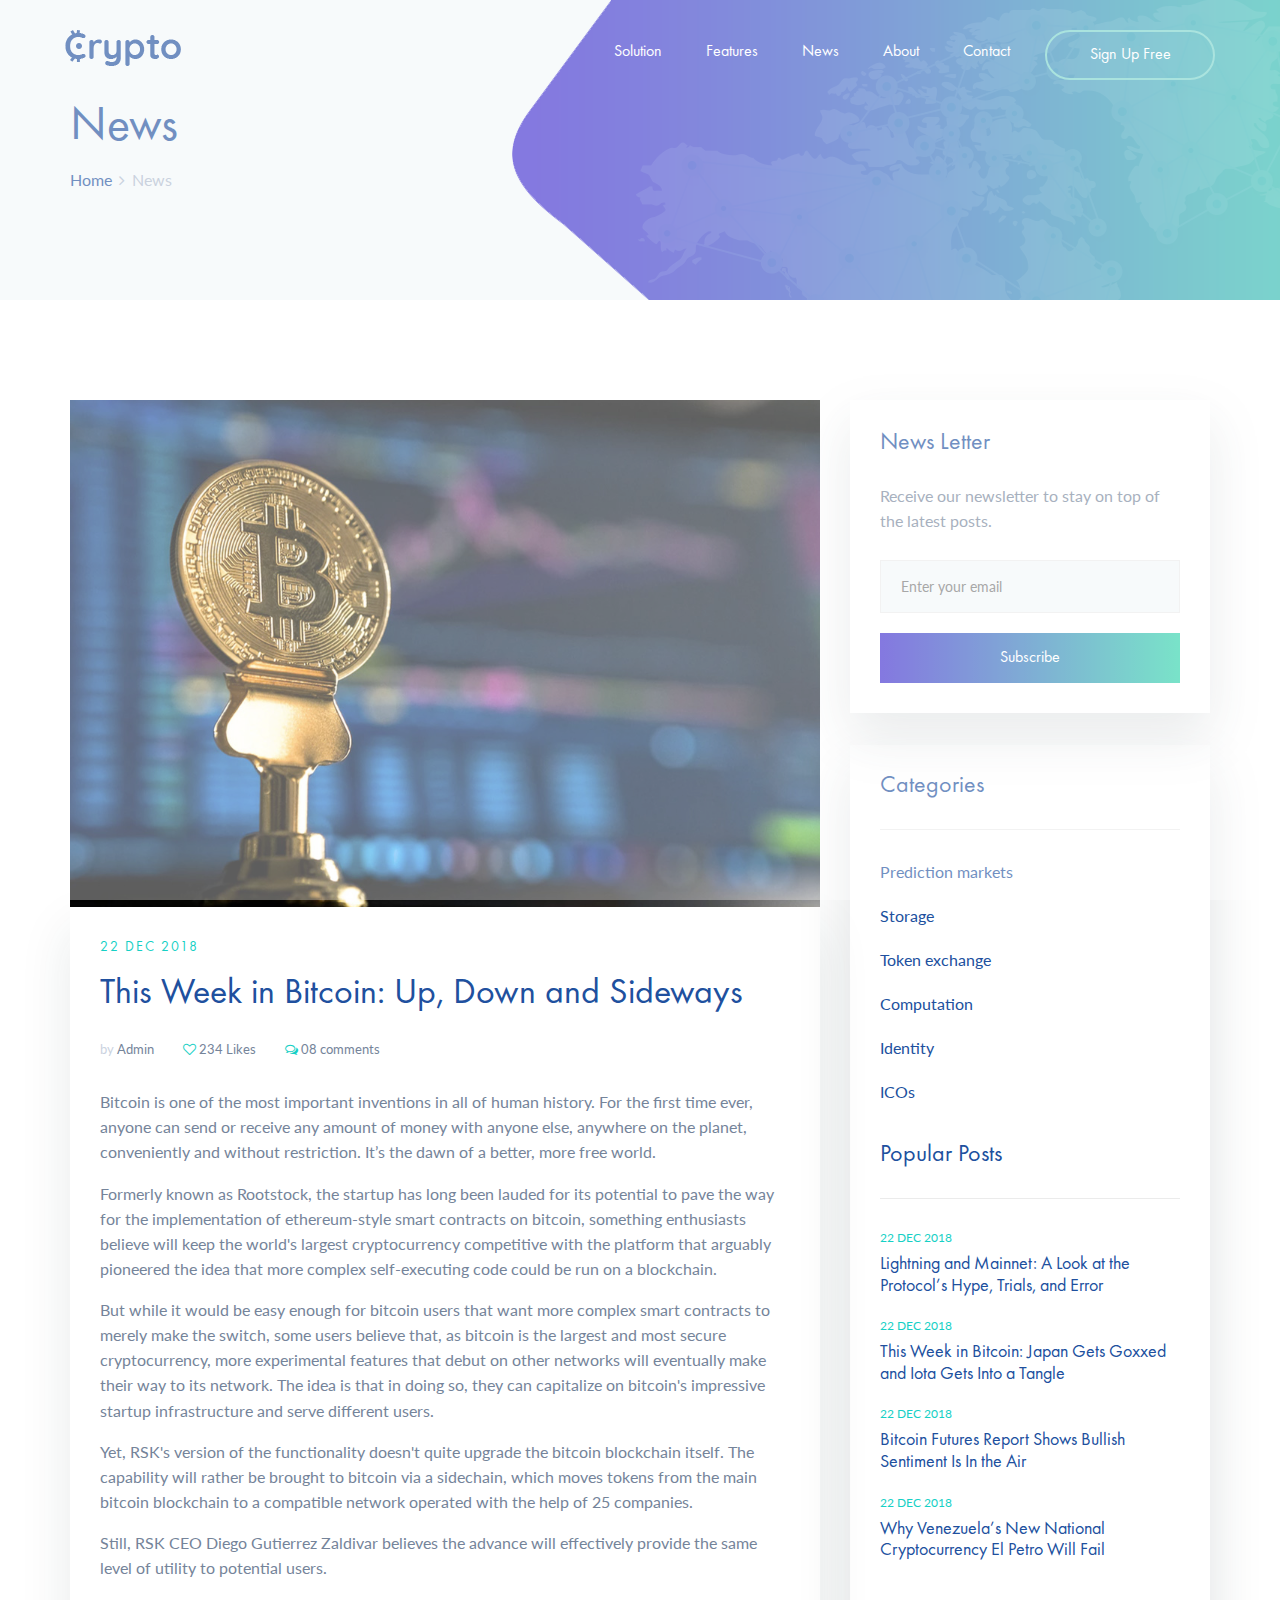
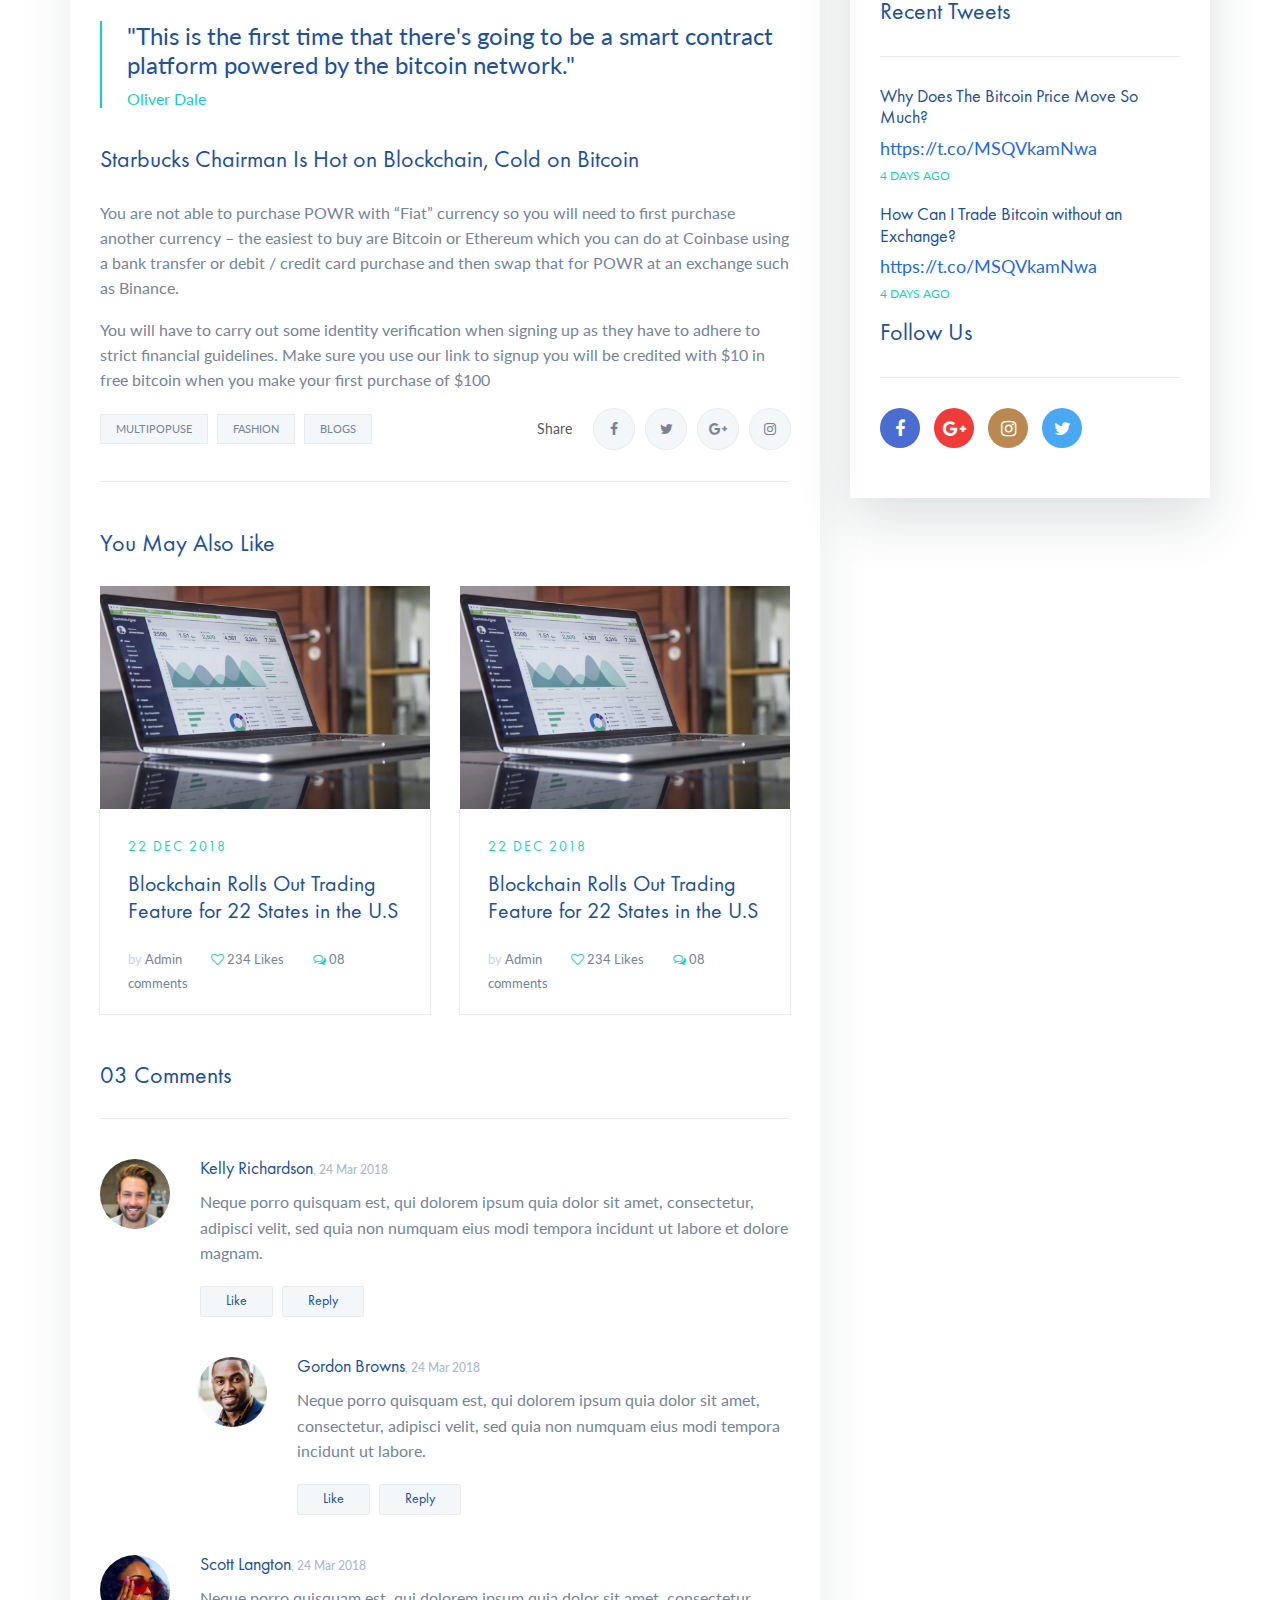
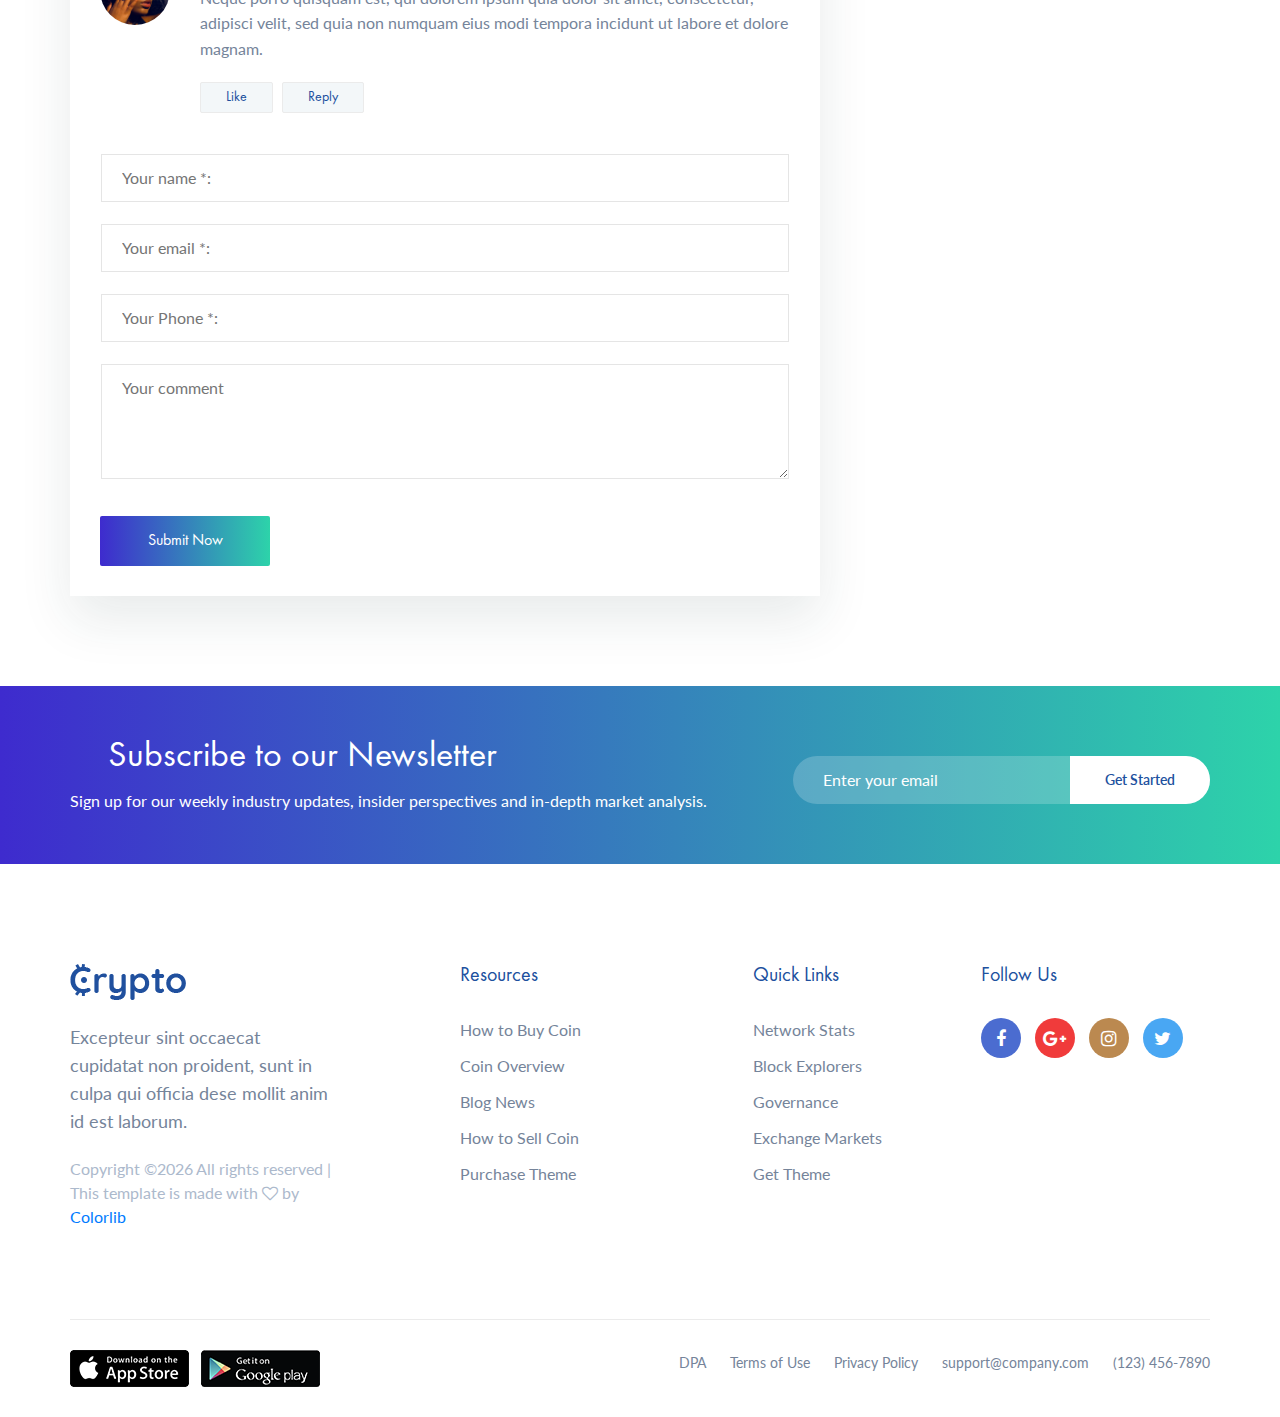
<file: single-blog.html>
<!DOCTYPE html>
<html lang="en">
<head>
	<title>Cryptocurrency - Landing Page Template</title>
	<meta charset="UTF-8">
	<meta name="description" content="Cryptocurrency Landing Page Template">
	<meta name="keywords" content="cryptocurrency, unica, creative, html">
	<meta name="viewport" content="width=device-width, initial-scale=1.0">
	<!-- Favicon -->
	<link href="img/favicon.ico" rel="shortcut icon"/>

	<!-- Google Fonts -->
	<link href="https://fonts.googleapis.com/css?family=Lato" rel="stylesheet">

	<!-- Stylesheets -->
	<link rel="stylesheet" href="css/bootstrap.min.css"/>
	<link rel="stylesheet" href="css/font-awesome.min.css"/>
	<link rel="stylesheet" href="css/themify-icons.css"/>
	<link rel="stylesheet" href="css/owl.carousel.css"/>
	<link rel="stylesheet" href="css/style.css"/>


	<!--[if lt IE 9]>
	  <script src="https://oss.maxcdn.com/html5shiv/3.7.2/html5shiv.min.js"></script>
	  <script src="https://oss.maxcdn.com/respond/1.4.2/respond.min.js"></script>
	<![endif]-->

</head>
<body>
	<!-- Page Preloder -->
	<div id="preloder">
		<div class="loader"></div>
	</div>

	<!-- Header section -->
	<header class="header-section clearfix">
		<div class="container-fluid">
			<a href="index.html" class="site-logo">
				<img src="img/logo.png" alt="">
			</a>
			<div class="responsive-bar"><i class="fa fa-bars"></i></div>
			<a href="" class="user"><i class="fa fa-user"></i></a>
			<a href="" class="site-btn">Sign Up Free</a>
			<nav class="main-menu">
				<ul class="menu-list">
					<li><a href="">Solution</a></li>
					<li><a href="">Features</a></li>
					<li><a href="">News</a></li>
					<li><a href="">About</a></li>
					<li><a href="">Contact</a></li>
				</ul>
			</nav>
		</div>
	</header>
	<!-- Header section end -->


	<!-- Page info section -->
	<section class="page-info-section">
		<div class="container">
			<h2>News</h2>
			<div class="site-beradcamb">
				<a href="">Home</a>
				<span><i class="fa fa-angle-right"></i> News</span>
			</div>
		</div>
	</section>
	<!-- Page info end -->


	<!-- Blog section -->
	<section class="single-blog-page spad">
		<div class="container">
			<div class="row">
				<div class="col-lg-8">
					<div class="blog-item bi-feature">
						<figure class="blog-thumb">
							<img src="img/blog/2.jpg" alt="">
						</figure>
						<div class="blog-text">
							<div class="post-date">22 dec 2018</div>
							<h2 class="blog-title"><a href="">This Week in Bitcoin: Up, Down and Sideways</a></h2>
							<div class="post-meta">
								<a href=""><span>by</span> Admin</a>
								<a href=""><i class="fa fa-heart-o"></i> 234 Likes</a>
								<a href=""><i class="fa fa-comments-o"></i> 08 comments</a>
							</div>
							<p>Bitcoin is one of the most important inventions in all of human history. For the first time ever, anyone can send or receive any amount of money with anyone else, anywhere on the planet, conveniently and without restriction. It’s the dawn of a better, more free world.</p>
							<p>Formerly known as Rootstock, the startup has long been lauded for its potential to pave the way for the implementation of ethereum-style smart contracts on bitcoin, something enthusiasts believe will keep the world's largest cryptocurrency competitive with the platform that arguably pioneered the idea that more complex self-executing code could be run on a blockchain.</p>
							<p>But while it would be easy enough for bitcoin users that want more complex smart contracts to merely make the switch, some users believe that, as bitcoin is the largest and most secure cryptocurrency, more experimental features that debut on other networks will eventually make their way to its network. The idea is that in doing so, they can capitalize on bitcoin's impressive startup infrastructure and serve different users.</p>
							<p>Yet, RSK's version of the functionality doesn't quite upgrade the bitcoin blockchain itself. The capability will rather be brought to bitcoin via a sidechain, which moves tokens from the main bitcoin blockchain to a compatible network operated with the help of 25 companies.</p>
							<p>Still, RSK CEO Diego Gutierrez Zaldivar believes the advance will effectively provide the same level of utility to potential users.</p>
							<blockquote>
								"This is the first time that there's going to be a smart contract platform powered by the bitcoin network."
								<span>Oliver Dale </span>
							</blockquote>
							<h4 class="mb-4">Starbucks Chairman Is Hot on Blockchain, Cold on Bitcoin</h4>
							<p>You are not able to purchase POWR with “Fiat” currency so you will need to first purchase another currency – the easiest to buy are Bitcoin or Ethereum which you can do at Coinbase using a bank transfer or debit / credit card purchase and then swap that for POWR at an exchange such as Binance.</p>
							<p>You will have to carry out some identity verification when signing up as they have to adhere to strict financial guidelines. Make sure you use our link to signup you will be credited with $10 in free bitcoin when you make your first purchase of $100</p>
							<div class="row">
								<div class="col-sm-7">
									<div class="post-tags">
										<a href="#">Multipopuse</a>
										<a href="#">Fashion</a>
										<a href="#">Blogs</a>
									</div>
								</div>
								<div class="col-sm-5">
									<div class="social-share">
										<p>Share</p>
										<a href=""><i class="fa fa-facebook"></i></a>
										<a href=""><i class="fa fa-twitter"></i></a>
										<a href=""><i class="fa fa-google-plus"></i></a>
										<a href=""><i class="fa fa-instagram"></i></a>
									</div>
								</div>
							</div>
							<div class="releted-posts">
								<h4>You May Also Like</h4>
								<div class="row">
									<div class="col-md-6">
										<div class="blog-item">
											<figure class="blog-thumb">
												<img src="img/blog/1.jpg" alt="">
											</figure>
											<div class="blog-text">
												<div class="post-date">22 dec 2018</div>
												<h4 class="blog-title"><a href="">Blockchain Rolls Out Trading Feature for 22 States in the U.S</a></h4>
												<div class="post-meta">
													<a href=""><span>by</span> Admin</a>
													<a href=""><i class="fa fa-heart-o"></i> 234 Likes</a>
													<a href=""><i class="fa fa-comments-o"></i> 08 comments</a>
												</div>
											</div>
										</div>
									</div>
									<div class="col-md-6">
										<div class="blog-item">
											<figure class="blog-thumb">
												<img src="img/blog/1.jpg" alt="">
											</figure>
											<div class="blog-text">
												<div class="post-date">22 dec 2018</div>
												<h4 class="blog-title"><a href="">Blockchain Rolls Out Trading Feature for 22 States in the U.S</a></h4>
												<div class="post-meta">
													<a href=""><span>by</span> Admin</a>
													<a href=""><i class="fa fa-heart-o"></i> 234 Likes</a>
													<a href=""><i class="fa fa-comments-o"></i> 08 comments</a>
												</div>
											</div>
										</div>
									</div>
								</div>
							</div>
							<div class="comment-area">
								<h4>03 Comments</h4>
								<ul class="comment-list">
									<li>
										<div class="comment">
											<div class="comment-avator set-bg" data-setbg="img/blog/comment/1.jpg"></div>
											<div class="comment-content">
												<h5>Kelly Richardson<span>, 24 Mar 2018</span></h5>
												<p>Neque porro quisquam est, qui dolorem ipsum quia dolor sit amet, consectetur, adipisci velit, sed quia non numquam eius modi tempora incidunt ut labore et dolore magnam.</p>
												<a href="" class="c-btn">Like</a>
												<a href="" class="c-btn">Reply</a>
											</div>
										</div>
										<ul class="replay-comment-list">
											<li>
												<div class="comment">
													<div class="comment-avator set-bg" data-setbg="img/blog/comment/2.jpg"></div>
													<div class="comment-content">
														<h5>Gordon Browns<span>, 24 Mar 2018</span></h5>
														<p>Neque porro quisquam est, qui dolorem ipsum quia dolor sit amet, consectetur, adipisci velit, sed quia non numquam eius modi tempora incidunt ut labore.</p>
														<a href="" class="c-btn">Like</a>
														<a href="" class="c-btn">Reply</a>
													</div>
												</div>
											</li>
										</ul>
									</li>
									<li>
										<div class="comment">
											<div class="comment-avator set-bg" data-setbg="img/blog/comment/3.jpg"></div>
											<div class="comment-content">
												<h5>Scott Langton<span>, 24 Mar 2018</span></h5>
												<p>Neque porro quisquam est, qui dolorem ipsum quia dolor sit amet, consectetur, adipisci velit, sed quia non numquam eius modi tempora incidunt ut labore et dolore magnam.</p>
												<a href="" class="c-btn">Like</a>
												<a href="" class="c-btn">Reply</a>
											</div>
										</div>
									</li>
								</ul>
							</div>
							<div class="comment-form-area">
								<form class="comment-form">
									<div class="form-group">
										<input type="text" placeholder="Your name *:">
										<label></label>
									</div>
									<div class="form-group">
										<input type="email" placeholder="Your email *:">
										<label></label>
									</div>
									<div class="form-group">
										<input type="text" placeholder="Your Phone *:">
										<label></label>
									</div>
									<div class="form-group clearfix">
										<textarea placeholder="Your comment"></textarea>
										<label></label>
									</div>
									<button class="site-btn sb-gradients no-radius mt-3">Submit Now</button>
								</form>
							</div>
						</div>
					</div>
				</div>
				<div class="col-lg-4 col-md-6 sideber pt-5 pt-lg-0">
					<div class="widget-area">
						<h4 class="widget-title">News Letter</h4>
						<p>Receive our newsletter to stay on top of the latest posts.</p>
						<form class="widget-subscribe-from">
							<input type="text" placeholder="Enter your email">
							<button class="site-btn sb-full-- sb-gradients">Subscribe</button>
						</form>
					</div>
					<div class="widget-area">
						<div class="widget">
							<h4 class="widget-title">Categories</h4>
							<ul>
								<li><a href="#">Prediction markets</a></li>
								<li><a href="#">Storage</a></li>
								<li><a href="#">Token exchange</a></li>
								<li><a href="#">Computation</a></li>
								<li><a href="#">Identity</a></li>
								<li><a href="#">ICOs</a></li>
							</ul>
						</div>
						<div class="widget">
							<h4 class="widget-title">Popular Posts</h4>
							<ul class="popular-posts">
								<li>
									<span>22 dec 2018</span>
									<h5><a href="">Lightning and Mainnet: A Look at the Protocol’s Hype, Trials, and Error</a></h5>
								</li>
								<li>
									<span>22 dec 2018</span>
									<h5><a href="">This Week in Bitcoin: Japan Gets Goxxed and Iota Gets Into a Tangle</a></h5>
								</li>
								<li>
									<span>22 dec 2018</span>
									<h5><a href="">Bitcoin Futures Report Shows Bullish Sentiment Is In the Air</a></h5>
								</li>
								<li>
									<span>22 dec 2018</span>
									<h5><a href="">Why Venezuela’s New National Cryptocurrency El Petro Will Fail</a></h5>
								</li>
							</ul>
						</div>
						<div class="widget">
							<h4 class="widget-title">Recent Tweets</h4>
							<ul class="twitter-widget">
								<li>
									<h5>Why Does The Bitcoin Price Move So Much?</h5>
									<a href="https://t.co/MSQVkamNwa">https://t.co/MSQVkamNwa</a>
									<span>4 days ago</span>
								</li>
								<li>
									<h5>How Can I Trade Bitcoin without an Exchange?</h5>
									<a href="https://t.co/MSQVkamNwa">https://t.co/MSQVkamNwa</a>
									<span>4 days ago</span>
								</li>
							</ul>
						</div>
						<div class="widget">
							<h4 class="widget-title">Follow Us</h4>
							<div class="social">
								<a href="" class="facebook"><i class="fa fa-facebook"></i></a>
								<a href="" class="google"><i class="fa fa-google-plus"></i></a>
								<a href="" class="instagram"><i class="fa fa-instagram"></i></a>
								<a href="" class="twitter"><i class="fa fa-twitter"></i></a>
							</div>
						</div>
					</div>
				</div>
			</div>
		</div>
	</section>
	<!-- Blog section end -->


	<!-- Newsletter section -->
	<section class="newsletter-section gradient-bg">
		<div class="container text-white">
			<div class="row">
				<div class="col-lg-7 newsletter-text">
					<h2>Subscribe to our Newsletter</h2>
					<p>Sign up for our weekly industry updates, insider perspectives and in-depth market analysis.</p>
				</div>
				<div class="col-lg-5 col-md-8 offset-lg-0 offset-md-2">
					<form class="newsletter-form">
						<input type="text" placeholder="Enter your email">
						<button>Get Started</button>
					</form>
				</div>
			</div>
		</div>
	</section>
	<!-- Newsletter section end -->


	<!-- Footer section -->
	<footer class="footer-section">
		<div class="container">
			<div class="row spad">
				<div class="col-md-6 col-lg-3 footer-widget">
					<img src="img/logo.png" class="mb-4" alt="">
					<p>Excepteur sint occaecat cupidatat non proident, sunt in culpa qui officia dese mollit anim id est laborum.</p>
					<span><!-- Link back to Colorlib can't be removed. Template is licensed under CC BY 3.0. -->
Copyright &copy;<script>document.write(new Date().getFullYear());</script> All rights reserved | This template is made with <i class="fa fa-heart-o" aria-hidden="true"></i> by <a href="https://colorlib.com" target="_blank">Colorlib</a>
<!-- Link back to Colorlib can't be removed. Template is licensed under CC BY 3.0. --></span>
				</div>
				<div class="col-md-6 col-lg-2 offset-lg-1 footer-widget">
					<h5 class="widget-title">Resources</h5>
					<ul>
						<li><a href="#">How to Buy Coin</a></li>
						<li><a href="#">Coin Overview</a></li>
						<li><a href="#">Blog News</a></li>
						<li><a href="#">How to Sell Coin</a></li>
						<li><a href="#">Purchase Theme</a></li>
					</ul>
				</div>
				<div class="col-md-6 col-lg-2 offset-lg-1 footer-widget">
					<h5 class="widget-title">Quick Links</h5>
					<ul>
						<li><a href="#">Network Stats</a></li>
						<li><a href="#">Block Explorers</a></li>
						<li><a href="#">Governance</a></li>
						<li><a href="#">Exchange Markets</a></li>
						<li><a href="#">Get Theme</a></li>
					</ul>
				</div>
				<div class="col-md-6 col-lg-3 footer-widget pl-lg-5 pl-3">
					<h5 class="widget-title">Follow Us</h5>
					<div class="social">
						<a href="" class="facebook"><i class="fa fa-facebook"></i></a>
						<a href="" class="google"><i class="fa fa-google-plus"></i></a>
						<a href="" class="instagram"><i class="fa fa-instagram"></i></a>
						<a href="" class="twitter"><i class="fa fa-twitter"></i></a>
					</div>
				</div>
			</div>
			<div class="footer-bottom">
				<div class="row">
					<div class="col-lg-4 store-links text-center text-lg-left pb-3 pb-lg-0">
						<a href=""><img src="img/appstore.png" alt="" class="mr-2"></a>
						<a href=""><img src="img/playstore.png" alt=""></a>
					</div>
					<div class="col-lg-8 text-center text-lg-right">
						<ul class="footer-nav">
							<li><a href="">DPA</a></li>
							<li><a href="">Terms of Use</a></li>
							<li><a href="">Privacy Policy </a></li>
							<li><a href="">support@company.com</a></li>
							<li><a href="">(123) 456-7890</a></li>
						</ul>
					</div>
				</div>
			</div>
		</div>
	</footer>


	<!--====== Javascripts & Jquery ======-->
	<script src="js/jquery-3.2.1.min.js"></script>
	<script src="js/owl.carousel.min.js"></script>
	<script src="js/main.js"></script>
</body>
</html>
</file>
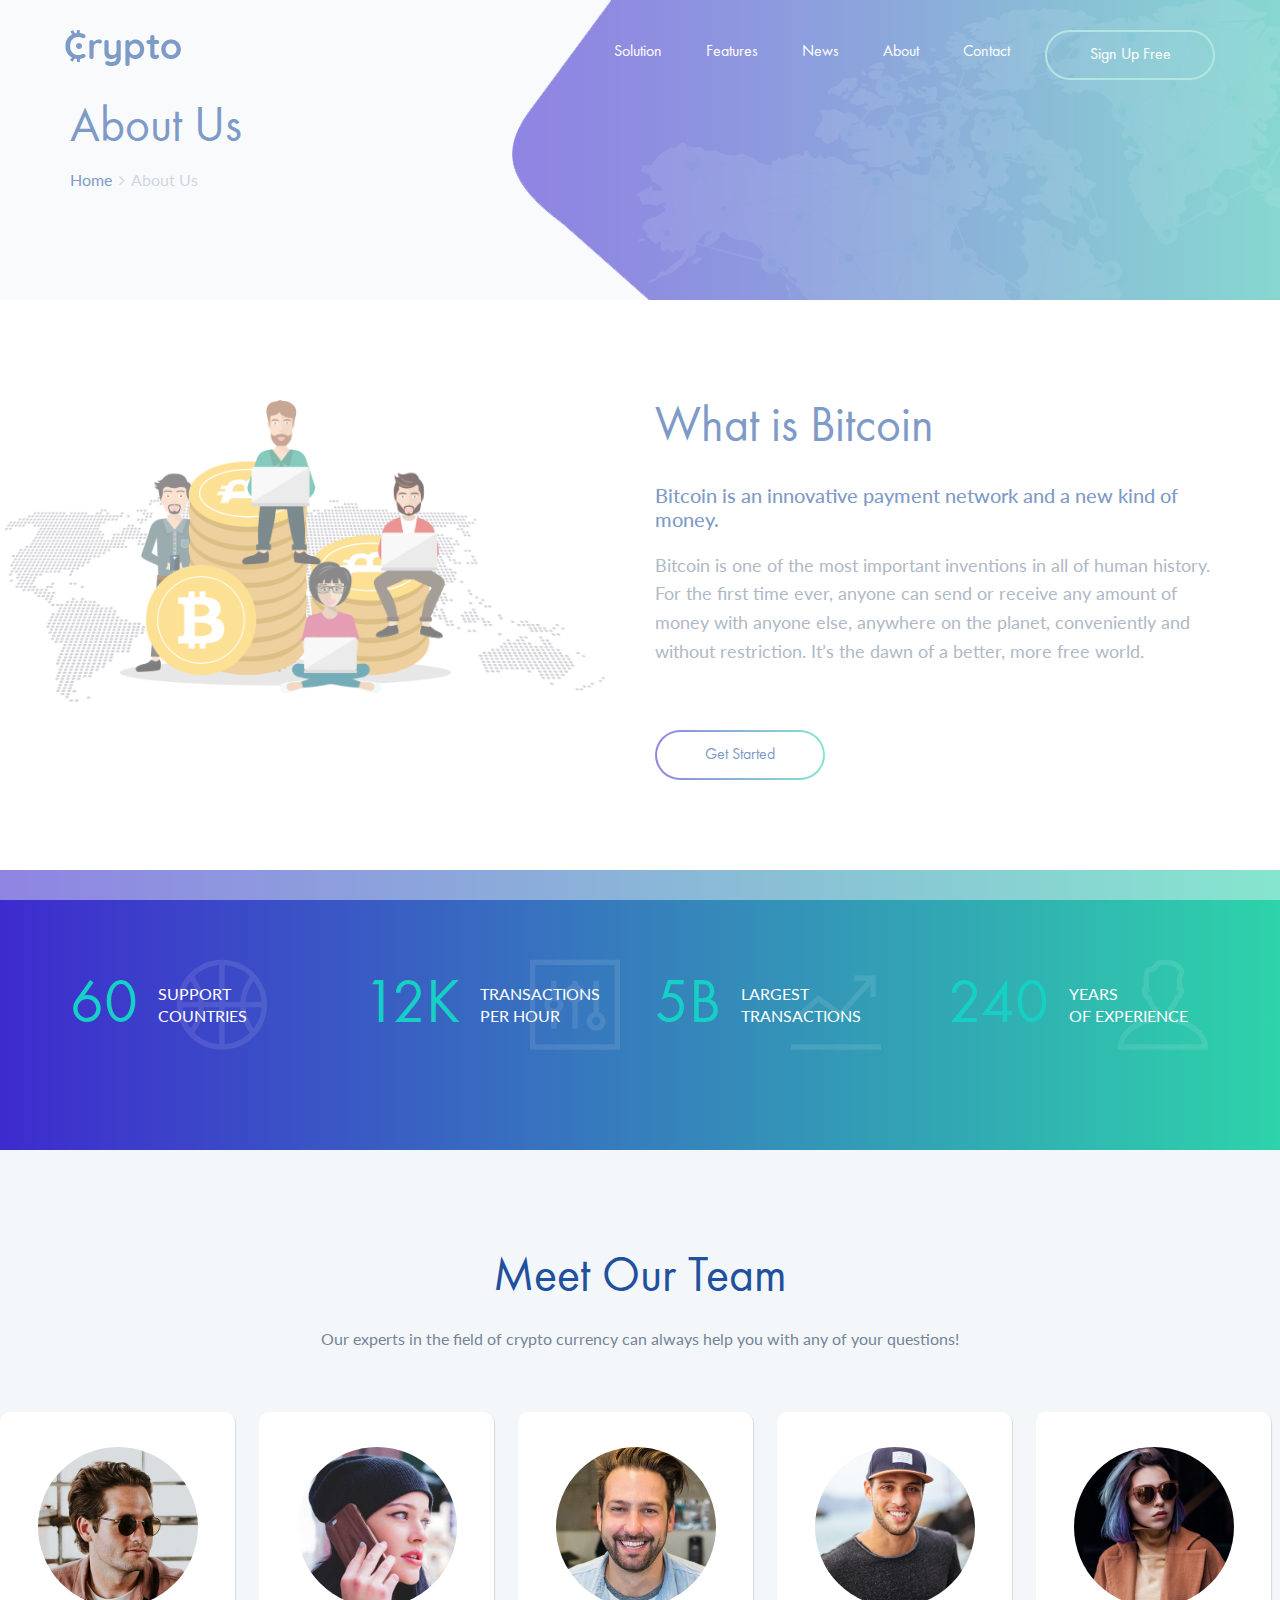
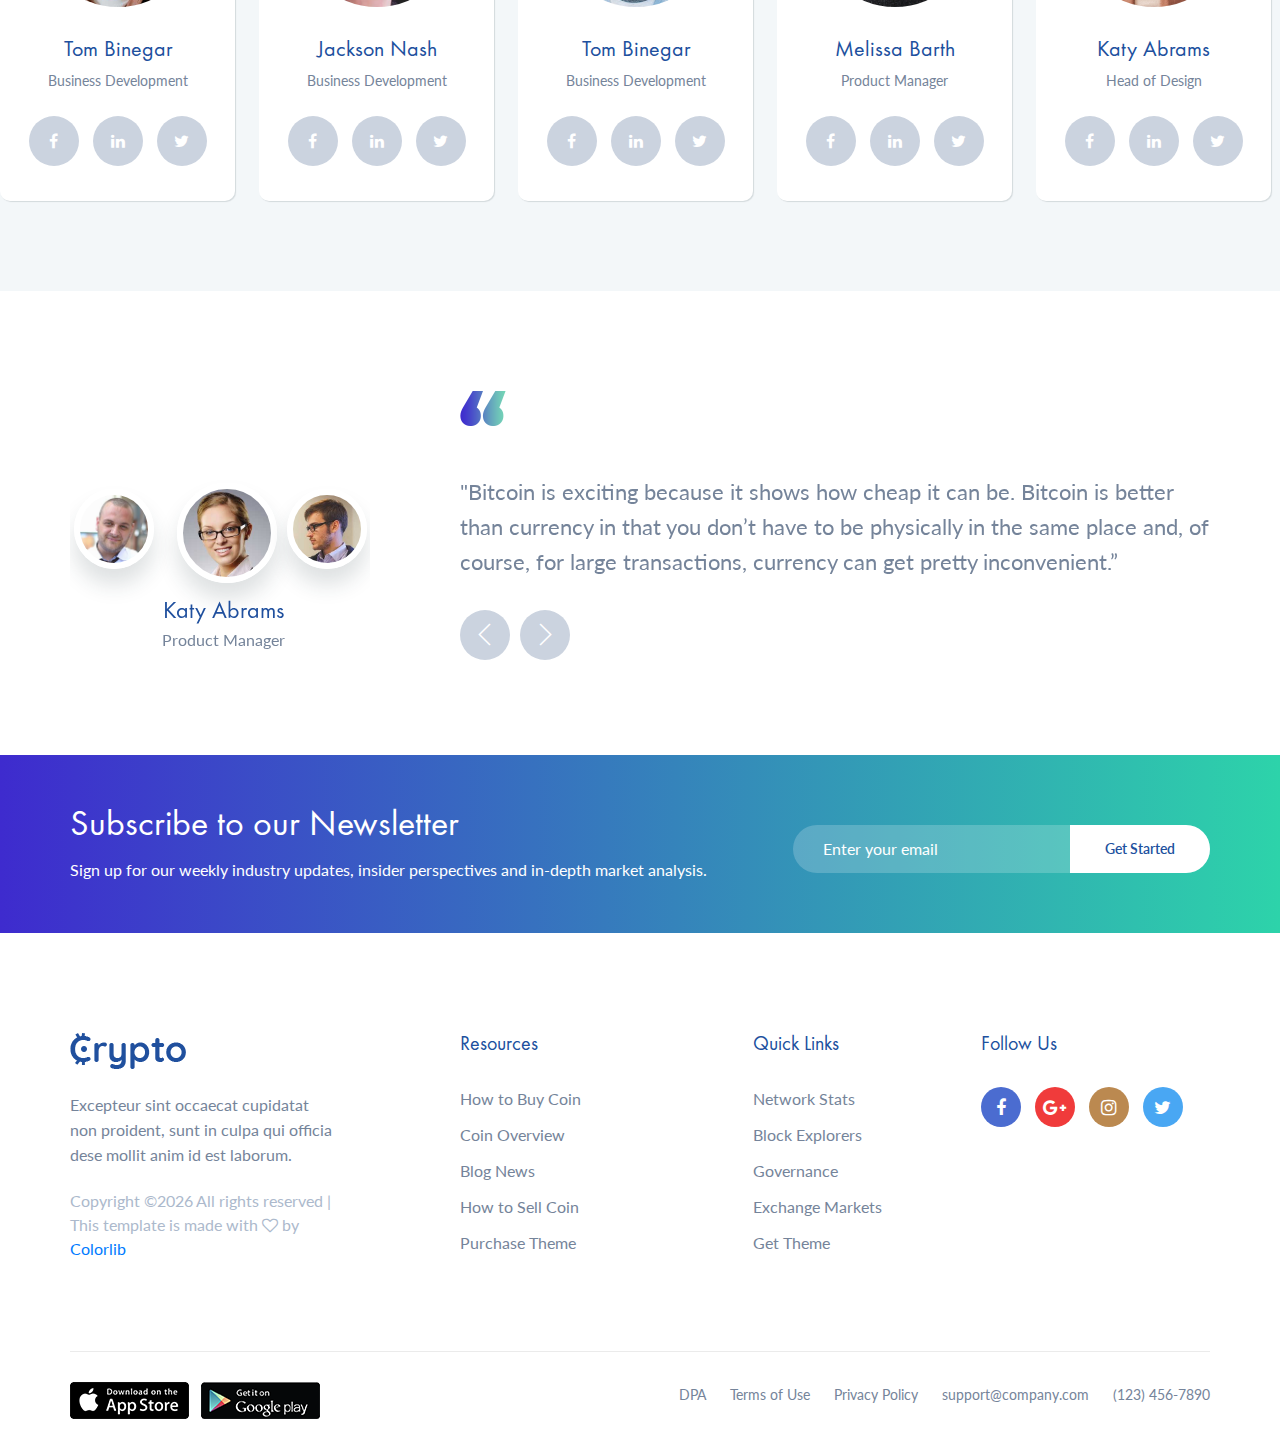
<file: silver-octo-main/about.html>
<!DOCTYPE html>
<html lang="en">
<head>
	<title>Cryptocurrency - Landing Page Template</title>
	<meta charset="UTF-8">
	<meta name="description" content="Cryptocurrency Landing Page Template">
	<meta name="keywords" content="cryptocurrency, unica, creative, html">
	<meta name="viewport" content="width=device-width, initial-scale=1.0">
	<!-- Favicon -->
	<link href="img/favicon.ico" rel="shortcut icon"/>

	<!-- Google Fonts -->
	<link href="https://fonts.googleapis.com/css?family=Lato" rel="stylesheet">

	<!-- Stylesheets -->
	<link rel="stylesheet" href="css/bootstrap.min.css"/>
	<link rel="stylesheet" href="css/font-awesome.min.css"/>
	<link rel="stylesheet" href="css/themify-icons.css"/>
	<link rel="stylesheet" href="css/owl.carousel.css"/>
	<link rel="stylesheet" href="css/style.css"/>


	<!--[if lt IE 9]>
	  <script src="https://oss.maxcdn.com/html5shiv/3.7.2/html5shiv.min.js"></script>
	  <script src="https://oss.maxcdn.com/respond/1.4.2/respond.min.js"></script>
	<![endif]-->

</head>
<body>
	<!-- Page Preloder -->
	<div id="preloder">
		<div class="loader"></div>
	</div>

	<!-- Header section -->
	<header class="header-section clearfix">
		<div class="container-fluid">
			<a href="index.html" class="site-logo">
				<img src="img/logo.png" alt="">
			</a>
			<div class="responsive-bar"><i class="fa fa-bars"></i></div>
			<a href="" class="user"><i class="fa fa-user"></i></a>
			<a href="" class="site-btn">Sign Up Free</a>
			<nav class="main-menu">
				<ul class="menu-list">
					<li><a href="">Solution</a></li>
					<li><a href="">Features</a></li>
					<li><a href="">News</a></li>
					<li><a href="">About</a></li>
					<li><a href="">Contact</a></li>
				</ul>
			</nav>
		</div>
	</header>
	<!-- Header section end -->


	<!-- Page info section -->
	<section class="page-info-section">
		<div class="container">
			<h2>About Us</h2>
			<div class="site-beradcamb">
				<a href="">Home</a>
				<span><i class="fa fa-angle-right"></i> About Us</span>
			</div>
		</div>
	</section>
	<!-- Page info end -->


	<!-- About section -->
	<section class="about-section spad">
		<div class="container">
			<div class="row">
				<div class="col-lg-6 offset-lg-6 about-text">
					<h2>What is Bitcoin</h2>
					<h5>Bitcoin is an innovative payment network and a new kind of money.</h5>
					<p>Bitcoin is one of the most important inventions in all of human history. For the first time ever, anyone can send or receive any amount of money with anyone else, anywhere on the planet, conveniently and without restriction. It’s the dawn of a better, more free world.</p>
					<a href="" class="site-btn sb-gradients sbg-line mt-5">Get Started</a>
				</div>
			</div>
			<div class="about-img">
				<img src="img/about-img.png" alt="">
			</div>
		</div>
	</section>
	<!-- About section end -->


	<!-- Fact section -->
	<section class="fact-section gradient-bg">
		<div class="container">
			<div class="row">
				<div class="col-sm-6 col-md-6 col-lg-3">
					<div class="fact">
						<h2>60</h2>
						<p>Support <br> Countries</p>
						<i class="ti-basketball"></i>
					</div>
				</div>
				<div class="col-sm-6 col-md-6 col-lg-3">
					<div class="fact">
						<h2>12K</h2>
						<p>Transactions  <br> per hour</p>
						<i class="ti-panel"></i>
					</div>
				</div>
				<div class="col-sm-6 col-md-6 col-lg-3">
					<div class="fact">
						<h2>5B</h2>
						<p>Largest <br> Transactions</p>
						<i class="ti-stats-up"></i>
					</div>
				</div>
				<div class="col-sm-6 col-md-6 col-lg-3">
					<div class="fact">
						<h2>240</h2>
						<p>Years <br> of Experience</p>
						<i class="ti-user"></i>
					</div>
				</div>
			</div>
		</div>
	</section>
	<!-- Fact section end -->


	<!-- Team section -->
	<section class="team-section spad">
		<div class="container">
			<div class="section-title text-center">
				<h2>Meet Our Team</h2>
				<p>Our experts in the field of crypto currency can always help you with any of your questions!</p>
			</div>
		</div>
		<div class="team-members clearfix">
			<!-- Team member -->
			<div class="member">
				<div class="member-text">
					<div class="member-img set-bg" data-setbg="img/member/1.jpg"></div>
					<h2>Tom Binegar</h2>
					<span>Business Development</span>
				</div>
				<div class="member-social">
					<a href=""><i class="fa fa-facebook"></i></a>
					<a href=""><i class="fa fa-linkedin"></i></a>
					<a href=""><i class="fa fa-twitter"></i></a>
				</div>
				<div class="member-info">
					<div class="member-img mf set-bg" data-setbg="img/member/1.jpg"></div>
					<div class="member-meta">
						<h2>Tom Binegar</h2>
						<span>Marketing Director</span>
					</div>
					<p>Jackson Nash is a full-time faculty member of the Marketing and Behavioural Science Division at the Sauder School of Business at UBC. He leads the Entrepreneurship Group, in the undergraduate and graduate programs, teaching actively in both of these.</p>
				</div>
			</div>
			<!-- Team member -->
			<div class="member">
				<div class="member-text">
					<div class="member-img set-bg" data-setbg="img/member/2.jpg"></div>
					<h2>Jackson Nash</h2>
					<span>Business Development</span>
				</div>
				<div class="member-social">
					<a href=""><i class="fa fa-facebook"></i></a>
					<a href=""><i class="fa fa-linkedin"></i></a>
					<a href=""><i class="fa fa-twitter"></i></a>
				</div>
				<div class="member-info">
					<div class="member-img mf set-bg" data-setbg="img/member/2.jpg"></div>
					<div class="member-meta">
						<h2>Jackson Nash</h2>
						<span>Marketing Director</span>
					</div>
					<p>Jackson Nash is a full-time faculty member of the Marketing and Behavioural Science Division at the Sauder School of Business at UBC. He leads the Entrepreneurship Group, in the undergraduate and graduate programs, teaching actively in both of these.</p>
				</div>
			</div>
			<!-- Team member -->
			<div class="member">
				<div class="member-text">
					<div class="member-img set-bg" data-setbg="img/member/3.jpg"></div>
					<h2>Tom Binegar</h2>
					<span>Business Development</span>
				</div>
				<div class="member-social">
					<a href=""><i class="fa fa-facebook"></i></a>
					<a href=""><i class="fa fa-linkedin"></i></a>
					<a href=""><i class="fa fa-twitter"></i></a>
				</div>
				<div class="member-info">
					<div class="member-img mf set-bg" data-setbg="img/member/3.jpg"></div>
					<div class="member-meta">
						<h2>Aaron Ballance</h2>
						<span>Ceo Bitcoin</span>
					</div>
					<p>Jackson Nash is a full-time faculty member of the Marketing and Behavioural Science Division at the Sauder School of Business at UBC. He leads the Entrepreneurship Group, in the undergraduate and graduate programs, teaching actively in both of these.</p>
				</div>
			</div>
			<!-- Team member -->
			<div class="member">
				<div class="member-text">
					<div class="member-img set-bg" data-setbg="img/member/4.jpg"></div>
					<h2>Melissa Barth</h2>
					<span>Product Manager</span>
				</div>
				<div class="member-social">
					<a href=""><i class="fa fa-facebook"></i></a>
					<a href=""><i class="fa fa-linkedin"></i></a>
					<a href=""><i class="fa fa-twitter"></i></a>
				</div>
				<div class="member-info">
					<div class="member-img mf set-bg" data-setbg="img/member/4.jpg"></div>
					<div class="member-meta">
						<h2>Melissa Barth</h2>
						<span>Product Manager</span>
					</div>
					<p>Jackson Nash is a full-time faculty member of the Marketing and Behavioural Science Division at the Sauder School of Business at UBC. He leads the Entrepreneurship Group, in the undergraduate and graduate programs, teaching actively in both of these.</p>
				</div>
			</div>
			<!-- Team member -->
			<div class="member">
				<div class="member-text">
					<div class="member-img set-bg" data-setbg="img/member/5.jpg"></div>
					<h2>Katy Abrams</h2>
					<span>Head of Design</span>
				</div>
				<div class="member-social">
					<a href=""><i class="fa fa-facebook"></i></a>
					<a href=""><i class="fa fa-linkedin"></i></a>
					<a href=""><i class="fa fa-twitter"></i></a>
				</div>
				<div class="member-info">
					<div class="member-img mf set-bg" data-setbg="img/member/5.jpg"></div>
					<div class="member-meta">
						<h2>Katy Abrams</h2>
						<span>Head of Design</span>
					</div>
					<p>Jackson Nash is a full-time faculty member of the Marketing and Behavioural Science Division at the Sauder School of Business at UBC. He leads the Entrepreneurship Group, in the undergraduate and graduate programs, teaching actively in both of these.</p>
				</div>
			</div>
		</div>
	</section>
	<!-- Team section -->


	<!-- Review section -->
	<section class="review-section spad">
		<div class="container">
			<div class="row">
				<div class="col-lg-8 push-8">
					<img src="img/quote.png" alt="" class="quote mb-5">
					<div class="review-text-slider owl-carousel">
						<div class="review-text">
							<p>"Bitcoin is exciting because it shows how cheap it can be. Bitcoin is better than currency in that you don’t have to be physically in the same place and, of course, for large transactions, currency can get pretty inconvenient.”</p>
						</div>
						<div class="review-text">
							<p>"Bitcoin is exciting because it shows how cheap it can be. Bitcoin is better than currency in that you don’t have to be physically in the same place and, of course, for large transactions, currency can get pretty inconvenient.”</p>
						</div>
						<div class="review-text">
							<p>"Bitcoin is exciting because it shows how cheap it can be. Bitcoin is better than currency in that you don’t have to be physically in the same place and, of course, for large transactions, currency can get pretty inconvenient.”</p>
						</div>
					</div>
				</div>
				<div class="col-lg-4 pr-0 pull-3">
					<div class="review-meta-slider owl-carousel pt-5">
						<div class="author-meta">
							<div class="author-avatar set-bg" data-setbg="img/review/1.jpg"></div>
							<div class="author-name">
								<h4>Aaron Ballance</h4>
								<p>Ceo Bitcoin</p>
							</div>
						</div>
						<div class="author-meta">
							<div class="author-avatar set-bg" data-setbg="img/review/2.jpg"></div>
							<div class="author-name">
								<h4>Jackson Nash</h4>
								<p>Head of Design</p>
							</div>
						</div>
						<div class="author-meta">
							<div class="author-avatar set-bg" data-setbg="img/review/3.jpg"></div>
							<div class="author-name">
								<h4>Katy Abrams</h4>
								<p>Product Manager</p>
							</div>
						</div>
					</div>
				</div>
			</div>
		</div>
	</section>
	<!-- Review section end -->


	<!-- Newsletter section -->
	<section class="newsletter-section gradient-bg">
		<div class="container text-white">
			<div class="row">
				<div class="col-lg-7 newsletter-text">
					<h2>Subscribe to our Newsletter</h2>
					<p>Sign up for our weekly industry updates, insider perspectives and in-depth market analysis.</p>
				</div>
				<div class="col-lg-5 col-md-8 offset-lg-0 offset-md-2">
					<form class="newsletter-form">
						<input type="text" placeholder="Enter your email">
						<button>Get Started</button>
					</form>
				</div>
			</div>
		</div>
	</section>
	<!-- Newsletter section end -->


	<!-- Footer section -->
	<footer class="footer-section">
		<div class="container">
			<div class="row spad">
				<div class="col-md-6 col-lg-3 footer-widget">
					<img src="img/logo.png" class="mb-4" alt="">
					<p>Excepteur sint occaecat cupidatat non proident, sunt in culpa qui officia dese mollit anim id est laborum.</p>
					<span><!-- Link back to Colorlib can't be removed. Template is licensed under CC BY 3.0. -->
Copyright &copy;<script>document.write(new Date().getFullYear());</script> All rights reserved | This template is made with <i class="fa fa-heart-o" aria-hidden="true"></i> by <a href="https://colorlib.com" target="_blank">Colorlib</a>
<!-- Link back to Colorlib can't be removed. Template is licensed under CC BY 3.0. --></span>
				</div>
				<div class="col-md-6 col-lg-2 offset-lg-1 footer-widget">
					<h5 class="widget-title">Resources</h5>
					<ul>
						<li><a href="#">How to Buy Coin</a></li>
						<li><a href="#">Coin Overview</a></li>
						<li><a href="#">Blog News</a></li>
						<li><a href="#">How to Sell Coin</a></li>
						<li><a href="#">Purchase Theme</a></li>
					</ul>
				</div>
				<div class="col-md-6 col-lg-2 offset-lg-1 footer-widget">
					<h5 class="widget-title">Quick Links</h5>
					<ul>
						<li><a href="#">Network Stats</a></li>
						<li><a href="#">Block Explorers</a></li>
						<li><a href="#">Governance</a></li>
						<li><a href="#">Exchange Markets</a></li>
						<li><a href="#">Get Theme</a></li>
					</ul>
				</div>
				<div class="col-md-6 col-lg-3 footer-widget pl-lg-5 pl-3">
					<h5 class="widget-title">Follow Us</h5>
					<div class="social">
						<a href="" class="facebook"><i class="fa fa-facebook"></i></a>
						<a href="" class="google"><i class="fa fa-google-plus"></i></a>
						<a href="" class="instagram"><i class="fa fa-instagram"></i></a>
						<a href="" class="twitter"><i class="fa fa-twitter"></i></a>
					</div>
				</div>
			</div>
			<div class="footer-bottom">
				<div class="row">
					<div class="col-lg-4 store-links text-center text-lg-left pb-3 pb-lg-0">
						<a href=""><img src="img/appstore.png" alt="" class="mr-2"></a>
						<a href=""><img src="img/playstore.png" alt=""></a>
					</div>
					<div class="col-lg-8 text-center text-lg-right">
						<ul class="footer-nav">
							<li><a href="">DPA</a></li>
							<li><a href="">Terms of Use</a></li>
							<li><a href="">Privacy Policy </a></li>
							<li><a href="">support@company.com</a></li>
							<li><a href="">(123) 456-7890</a></li>
						</ul>
					</div>
				</div>
			</div>
		</div>
	</footer>


	<!--====== Javascripts & Jquery ======-->
	<script src="js/jquery-3.2.1.min.js"></script>
	<script src="js/owl.carousel.min.js"></script>
	<script src="js/main.js"></script>
</body>
</html>
</file>
<file: css/themify-icons.css>
@font-face {
	font-family: 'themify';
	src:url('../icon-fonts/themify.eot?-fvbane');
	src:url('../icon-fonts/themify.eot?#iefix-fvbane') format('embedded-opentype'),
		url('../icon-fonts/themify.woff?-fvbane') format('woff'),
		url('../icon-fonts/themify.ttf?-fvbane') format('truetype'),
		url('../icon-fonts/themify.svg?-fvbane#themify') format('svg');
	font-weight: normal;
	font-style: normal;
}

[class^="ti-"], [class*=" ti-"] {
	font-family: 'themify';
	speak: none;
	font-style: normal;
	font-weight: normal;
	font-variant: normal;
	text-transform: none;
	line-height: 1;

	/* Better Font Rendering =========== */
	-webkit-font-smoothing: antialiased;
	-moz-osx-font-smoothing: grayscale;
}

.ti-wand:before {
	content: "\e600";
}
.ti-volume:before {
	content: "\e601";
}
.ti-user:before {
	content: "\e602";
}
.ti-unlock:before {
	content: "\e603";
}
.ti-unlink:before {
	content: "\e604";
}
.ti-trash:before {
	content: "\e605";
}
.ti-thought:before {
	content: "\e606";
}
.ti-target:before {
	content: "\e607";
}
.ti-tag:before {
	content: "\e608";
}
.ti-tablet:before {
	content: "\e609";
}
.ti-star:before {
	content: "\e60a";
}
.ti-spray:before {
	content: "\e60b";
}
.ti-signal:before {
	content: "\e60c";
}
.ti-shopping-cart:before {
	content: "\e60d";
}
.ti-shopping-cart-full:before {
	content: "\e60e";
}
.ti-settings:before {
	content: "\e60f";
}
.ti-search:before {
	content: "\e610";
}
.ti-zoom-in:before {
	content: "\e611";
}
.ti-zoom-out:before {
	content: "\e612";
}
.ti-cut:before {
	content: "\e613";
}
.ti-ruler:before {
	content: "\e614";
}
.ti-ruler-pencil:before {
	content: "\e615";
}
.ti-ruler-alt:before {
	content: "\e616";
}
.ti-bookmark:before {
	content: "\e617";
}
.ti-bookmark-alt:before {
	content: "\e618";
}
.ti-reload:before {
	content: "\e619";
}
.ti-plus:before {
	content: "\e61a";
}
.ti-pin:before {
	content: "\e61b";
}
.ti-pencil:before {
	content: "\e61c";
}
.ti-pencil-alt:before {
	content: "\e61d";
}
.ti-paint-roller:before {
	content: "\e61e";
}
.ti-paint-bucket:before {
	content: "\e61f";
}
.ti-na:before {
	content: "\e620";
}
.ti-mobile:before {
	content: "\e621";
}
.ti-minus:before {
	content: "\e622";
}
.ti-medall:before {
	content: "\e623";
}
.ti-medall-alt:before {
	content: "\e624";
}
.ti-marker:before {
	content: "\e625";
}
.ti-marker-alt:before {
	content: "\e626";
}
.ti-arrow-up:before {
	content: "\e627";
}
.ti-arrow-right:before {
	content: "\e628";
}
.ti-arrow-left:before {
	content: "\e629";
}
.ti-arrow-down:before {
	content: "\e62a";
}
.ti-lock:before {
	content: "\e62b";
}
.ti-location-arrow:before {
	content: "\e62c";
}
.ti-link:before {
	content: "\e62d";
}
.ti-layout:before {
	content: "\e62e";
}
.ti-layers:before {
	content: "\e62f";
}
.ti-layers-alt:before {
	content: "\e630";
}
.ti-key:before {
	content: "\e631";
}
.ti-import:before {
	content: "\e632";
}
.ti-image:before {
	content: "\e633";
}
.ti-heart:before {
	content: "\e634";
}
.ti-heart-broken:before {
	content: "\e635";
}
.ti-hand-stop:before {
	content: "\e636";
}
.ti-hand-open:before {
	content: "\e637";
}
.ti-hand-drag:before {
	content: "\e638";
}
.ti-folder:before {
	content: "\e639";
}
.ti-flag:before {
	content: "\e63a";
}
.ti-flag-alt:before {
	content: "\e63b";
}
.ti-flag-alt-2:before {
	content: "\e63c";
}
.ti-eye:before {
	content: "\e63d";
}
.ti-export:before {
	content: "\e63e";
}
.ti-exchange-vertical:before {
	content: "\e63f";
}
.ti-desktop:before {
	content: "\e640";
}
.ti-cup:before {
	content: "\e641";
}
.ti-crown:before {
	content: "\e642";
}
.ti-comments:before {
	content: "\e643";
}
.ti-comment:before {
	content: "\e644";
}
.ti-comment-alt:before {
	content: "\e645";
}
.ti-close:before {
	content: "\e646";
}
.ti-clip:before {
	content: "\e647";
}
.ti-angle-up:before {
	content: "\e648";
}
.ti-angle-right:before {
	content: "\e649";
}
.ti-angle-left:before {
	content: "\e64a";
}
.ti-angle-down:before {
	content: "\e64b";
}
.ti-check:before {
	content: "\e64c";
}
.ti-check-box:before {
	content: "\e64d";
}
.ti-camera:before {
	content: "\e64e";
}
.ti-announcement:before {
	content: "\e64f";
}
.ti-brush:before {
	content: "\e650";
}
.ti-briefcase:before {
	content: "\e651";
}
.ti-bolt:before {
	content: "\e652";
}
.ti-bolt-alt:before {
	content: "\e653";
}
.ti-blackboard:before {
	content: "\e654";
}
.ti-bag:before {
	content: "\e655";
}
.ti-move:before {
	content: "\e656";
}
.ti-arrows-vertical:before {
	content: "\e657";
}
.ti-arrows-horizontal:before {
	content: "\e658";
}
.ti-fullscreen:before {
	content: "\e659";
}
.ti-arrow-top-right:before {
	content: "\e65a";
}
.ti-arrow-top-left:before {
	content: "\e65b";
}
.ti-arrow-circle-up:before {
	content: "\e65c";
}
.ti-arrow-circle-right:before {
	content: "\e65d";
}
.ti-arrow-circle-left:before {
	content: "\e65e";
}
.ti-arrow-circle-down:before {
	content: "\e65f";
}
.ti-angle-double-up:before {
	content: "\e660";
}
.ti-angle-double-right:before {
	content: "\e661";
}
.ti-angle-double-left:before {
	content: "\e662";
}
.ti-angle-double-down:before {
	content: "\e663";
}
.ti-zip:before {
	content: "\e664";
}
.ti-world:before {
	content: "\e665";
}
.ti-wheelchair:before {
	content: "\e666";
}
.ti-view-list:before {
	content: "\e667";
}
.ti-view-list-alt:before {
	content: "\e668";
}
.ti-view-grid:before {
	content: "\e669";
}
.ti-uppercase:before {
	content: "\e66a";
}
.ti-upload:before {
	content: "\e66b";
}
.ti-underline:before {
	content: "\e66c";
}
.ti-truck:before {
	content: "\e66d";
}
.ti-timer:before {
	content: "\e66e";
}
.ti-ticket:before {
	content: "\e66f";
}
.ti-thumb-up:before {
	content: "\e670";
}
.ti-thumb-down:before {
	content: "\e671";
}
.ti-text:before {
	content: "\e672";
}
.ti-stats-up:before {
	content: "\e673";
}
.ti-stats-down:before {
	content: "\e674";
}
.ti-split-v:before {
	content: "\e675";
}
.ti-split-h:before {
	content: "\e676";
}
.ti-smallcap:before {
	content: "\e677";
}
.ti-shine:before {
	content: "\e678";
}
.ti-shift-right:before {
	content: "\e679";
}
.ti-shift-left:before {
	content: "\e67a";
}
.ti-shield:before {
	content: "\e67b";
}
.ti-notepad:before {
	content: "\e67c";
}
.ti-server:before {
	content: "\e67d";
}
.ti-quote-right:before {
	content: "\e67e";
}
.ti-quote-left:before {
	content: "\e67f";
}
.ti-pulse:before {
	content: "\e680";
}
.ti-printer:before {
	content: "\e681";
}
.ti-power-off:before {
	content: "\e682";
}
.ti-plug:before {
	content: "\e683";
}
.ti-pie-chart:before {
	content: "\e684";
}
.ti-paragraph:before {
	content: "\e685";
}
.ti-panel:before {
	content: "\e686";
}
.ti-package:before {
	content: "\e687";
}
.ti-music:before {
	content: "\e688";
}
.ti-music-alt:before {
	content: "\e689";
}
.ti-mouse:before {
	content: "\e68a";
}
.ti-mouse-alt:before {
	content: "\e68b";
}
.ti-money:before {
	content: "\e68c";
}
.ti-microphone:before {
	content: "\e68d";
}
.ti-menu:before {
	content: "\e68e";
}
.ti-menu-alt:before {
	content: "\e68f";
}
.ti-map:before {
	content: "\e690";
}
.ti-map-alt:before {
	content: "\e691";
}
.ti-loop:before {
	content: "\e692";
}
.ti-location-pin:before {
	content: "\e693";
}
.ti-list:before {
	content: "\e694";
}
.ti-light-bulb:before {
	content: "\e695";
}
.ti-Italic:before {
	content: "\e696";
}
.ti-info:before {
	content: "\e697";
}
.ti-infinite:before {
	content: "\e698";
}
.ti-id-badge:before {
	content: "\e699";
}
.ti-hummer:before {
	content: "\e69a";
}
.ti-home:before {
	content: "\e69b";
}
.ti-help:before {
	content: "\e69c";
}
.ti-headphone:before {
	content: "\e69d";
}
.ti-harddrives:before {
	content: "\e69e";
}
.ti-harddrive:before {
	content: "\e69f";
}
.ti-gift:before {
	content: "\e6a0";
}
.ti-game:before {
	content: "\e6a1";
}
.ti-filter:before {
	content: "\e6a2";
}
.ti-files:before {
	content: "\e6a3";
}
.ti-file:before {
	content: "\e6a4";
}
.ti-eraser:before {
	content: "\e6a5";
}
.ti-envelope:before {
	content: "\e6a6";
}
.ti-download:before {
	content: "\e6a7";
}
.ti-direction:before {
	content: "\e6a8";
}
.ti-direction-alt:before {
	content: "\e6a9";
}
.ti-dashboard:before {
	content: "\e6aa";
}
.ti-control-stop:before {
	content: "\e6ab";
}
.ti-control-shuffle:before {
	content: "\e6ac";
}
.ti-control-play:before {
	content: "\e6ad";
}
.ti-control-pause:before {
	content: "\e6ae";
}
.ti-control-forward:before {
	content: "\e6af";
}
.ti-control-backward:before {
	content: "\e6b0";
}
.ti-cloud:before {
	content: "\e6b1";
}
.ti-cloud-up:before {
	content: "\e6b2";
}
.ti-cloud-down:before {
	content: "\e6b3";
}
.ti-clipboard:before {
	content: "\e6b4";
}
.ti-car:before {
	content: "\e6b5";
}
.ti-calendar:before {
	content: "\e6b6";
}
.ti-book:before {
	content: "\e6b7";
}
.ti-bell:before {
	content: "\e6b8";
}
.ti-basketball:before {
	content: "\e6b9";
}
.ti-bar-chart:before {
	content: "\e6ba";
}
.ti-bar-chart-alt:before {
	content: "\e6bb";
}
.ti-back-right:before {
	content: "\e6bc";
}
.ti-back-left:before {
	content: "\e6bd";
}
.ti-arrows-corner:before {
	content: "\e6be";
}
.ti-archive:before {
	content: "\e6bf";
}
.ti-anchor:before {
	content: "\e6c0";
}
.ti-align-right:before {
	content: "\e6c1";
}
.ti-align-left:before {
	content: "\e6c2";
}
.ti-align-justify:before {
	content: "\e6c3";
}
.ti-align-center:before {
	content: "\e6c4";
}
.ti-alert:before {
	content: "\e6c5";
}
.ti-alarm-clock:before {
	content: "\e6c6";
}
.ti-agenda:before {
	content: "\e6c7";
}
.ti-write:before {
	content: "\e6c8";
}
.ti-window:before {
	content: "\e6c9";
}
.ti-widgetized:before {
	content: "\e6ca";
}
.ti-widget:before {
	content: "\e6cb";
}
.ti-widget-alt:before {
	content: "\e6cc";
}
.ti-wallet:before {
	content: "\e6cd";
}
.ti-video-clapper:before {
	content: "\e6ce";
}
.ti-video-camera:before {
	content: "\e6cf";
}
.ti-vector:before {
	content: "\e6d0";
}
.ti-themify-logo:before {
	content: "\e6d1";
}
.ti-themify-favicon:before {
	content: "\e6d2";
}
.ti-themify-favicon-alt:before {
	content: "\e6d3";
}
.ti-support:before {
	content: "\e6d4";
}
.ti-stamp:before {
	content: "\e6d5";
}
.ti-split-v-alt:before {
	content: "\e6d6";
}
.ti-slice:before {
	content: "\e6d7";
}
.ti-shortcode:before {
	content: "\e6d8";
}
.ti-shift-right-alt:before {
	content: "\e6d9";
}
.ti-shift-left-alt:before {
	content: "\e6da";
}
.ti-ruler-alt-2:before {
	content: "\e6db";
}
.ti-receipt:before {
	content: "\e6dc";
}
.ti-pin2:before {
	content: "\e6dd";
}
.ti-pin-alt:before {
	content: "\e6de";
}
.ti-pencil-alt2:before {
	content: "\e6df";
}
.ti-palette:before {
	content: "\e6e0";
}
.ti-more:before {
	content: "\e6e1";
}
.ti-more-alt:before {
	content: "\e6e2";
}
.ti-microphone-alt:before {
	content: "\e6e3";
}
.ti-magnet:before {
	content: "\e6e4";
}
.ti-line-double:before {
	content: "\e6e5";
}
.ti-line-dotted:before {
	content: "\e6e6";
}
.ti-line-dashed:before {
	content: "\e6e7";
}
.ti-layout-width-full:before {
	content: "\e6e8";
}
.ti-layout-width-default:before {
	content: "\e6e9";
}
.ti-layout-width-default-alt:before {
	content: "\e6ea";
}
.ti-layout-tab:before {
	content: "\e6eb";
}
.ti-layout-tab-window:before {
	content: "\e6ec";
}
.ti-layout-tab-v:before {
	content: "\e6ed";
}
.ti-layout-tab-min:before {
	content: "\e6ee";
}
.ti-layout-slider:before {
	content: "\e6ef";
}
.ti-layout-slider-alt:before {
	content: "\e6f0";
}
.ti-layout-sidebar-right:before {
	content: "\e6f1";
}
.ti-layout-sidebar-none:before {
	content: "\e6f2";
}
.ti-layout-sidebar-left:before {
	content: "\e6f3";
}
.ti-layout-placeholder:before {
	content: "\e6f4";
}
.ti-layout-menu:before {
	content: "\e6f5";
}
.ti-layout-menu-v:before {
	content: "\e6f6";
}
.ti-layout-menu-separated:before {
	content: "\e6f7";
}
.ti-layout-menu-full:before {
	content: "\e6f8";
}
.ti-layout-media-right-alt:before {
	content: "\e6f9";
}
.ti-layout-media-right:before {
	content: "\e6fa";
}
.ti-layout-media-overlay:before {
	content: "\e6fb";
}
.ti-layout-media-overlay-alt:before {
	content: "\e6fc";
}
.ti-layout-media-overlay-alt-2:before {
	content: "\e6fd";
}
.ti-layout-media-left-alt:before {
	content: "\e6fe";
}
.ti-layout-media-left:before {
	content: "\e6ff";
}
.ti-layout-media-center-alt:before {
	content: "\e700";
}
.ti-layout-media-center:before {
	content: "\e701";
}
.ti-layout-list-thumb:before {
	content: "\e702";
}
.ti-layout-list-thumb-alt:before {
	content: "\e703";
}
.ti-layout-list-post:before {
	content: "\e704";
}
.ti-layout-list-large-image:before {
	content: "\e705";
}
.ti-layout-line-solid:before {
	content: "\e706";
}
.ti-layout-grid4:before {
	content: "\e707";
}
.ti-layout-grid3:before {
	content: "\e708";
}
.ti-layout-grid2:before {
	content: "\e709";
}
.ti-layout-grid2-thumb:before {
	content: "\e70a";
}
.ti-layout-cta-right:before {
	content: "\e70b";
}
.ti-layout-cta-left:before {
	content: "\e70c";
}
.ti-layout-cta-center:before {
	content: "\e70d";
}
.ti-layout-cta-btn-right:before {
	content: "\e70e";
}
.ti-layout-cta-btn-left:before {
	content: "\e70f";
}
.ti-layout-column4:before {
	content: "\e710";
}
.ti-layout-column3:before {
	content: "\e711";
}
.ti-layout-column2:before {
	content: "\e712";
}
.ti-layout-accordion-separated:before {
	content: "\e713";
}
.ti-layout-accordion-merged:before {
	content: "\e714";
}
.ti-layout-accordion-list:before {
	content: "\e715";
}
.ti-ink-pen:before {
	content: "\e716";
}
.ti-info-alt:before {
	content: "\e717";
}
.ti-help-alt:before {
	content: "\e718";
}
.ti-headphone-alt:before {
	content: "\e719";
}
.ti-hand-point-up:before {
	content: "\e71a";
}
.ti-hand-point-right:before {
	content: "\e71b";
}
.ti-hand-point-left:before {
	content: "\e71c";
}
.ti-hand-point-down:before {
	content: "\e71d";
}
.ti-gallery:before {
	content: "\e71e";
}
.ti-face-smile:before {
	content: "\e71f";
}
.ti-face-sad:before {
	content: "\e720";
}
.ti-credit-card:before {
	content: "\e721";
}
.ti-control-skip-forward:before {
	content: "\e722";
}
.ti-control-skip-backward:before {
	content: "\e723";
}
.ti-control-record:before {
	content: "\e724";
}
.ti-control-eject:before {
	content: "\e725";
}
.ti-comments-smiley:before {
	content: "\e726";
}
.ti-brush-alt:before {
	content: "\e727";
}
.ti-youtube:before {
	content: "\e728";
}
.ti-vimeo:before {
	content: "\e729";
}
.ti-twitter:before {
	content: "\e72a";
}
.ti-time:before {
	content: "\e72b";
}
.ti-tumblr:before {
	content: "\e72c";
}
.ti-skype:before {
	content: "\e72d";
}
.ti-share:before {
	content: "\e72e";
}
.ti-share-alt:before {
	content: "\e72f";
}
.ti-rocket:before {
	content: "\e730";
}
.ti-pinterest:before {
	content: "\e731";
}
.ti-new-window:before {
	content: "\e732";
}
.ti-microsoft:before {
	content: "\e733";
}
.ti-list-ol:before {
	content: "\e734";
}
.ti-linkedin:before {
	content: "\e735";
}
.ti-layout-sidebar-2:before {
	content: "\e736";
}
.ti-layout-grid4-alt:before {
	content: "\e737";
}
.ti-layout-grid3-alt:before {
	content: "\e738";
}
.ti-layout-grid2-alt:before {
	content: "\e739";
}
.ti-layout-column4-alt:before {
	content: "\e73a";
}
.ti-layout-column3-alt:before {
	content: "\e73b";
}
.ti-layout-column2-alt:before {
	content: "\e73c";
}
.ti-instagram:before {
	content: "\e73d";
}
.ti-google:before {
	content: "\e73e";
}
.ti-github:before {
	content: "\e73f";
}
.ti-flickr:before {
	content: "\e740";
}
.ti-facebook:before {
	content: "\e741";
}
.ti-dropbox:before {
	content: "\e742";
}
.ti-dribbble:before {
	content: "\e743";
}
.ti-apple:before {
	content: "\e744";
}
.ti-android:before {
	content: "\e745";
}
.ti-save:before {
	content: "\e746";
}
.ti-save-alt:before {
	content: "\e747";
}
.ti-yahoo:before {
	content: "\e748";
}
.ti-wordpress:before {
	content: "\e749";
}
.ti-vimeo-alt:before {
	content: "\e74a";
}
.ti-twitter-alt:before {
	content: "\e74b";
}
.ti-tumblr-alt:before {
	content: "\e74c";
}
.ti-trello:before {
	content: "\e74d";
}
.ti-stack-overflow:before {
	content: "\e74e";
}
.ti-soundcloud:before {
	content: "\e74f";
}
.ti-sharethis:before {
	content: "\e750";
}
.ti-sharethis-alt:before {
	content: "\e751";
}
.ti-reddit:before {
	content: "\e752";
}
.ti-pinterest-alt:before {
	content: "\e753";
}
.ti-microsoft-alt:before {
	content: "\e754";
}
.ti-linux:before {
	content: "\e755";
}
.ti-jsfiddle:before {
	content: "\e756";
}
.ti-joomla:before {
	content: "\e757";
}
.ti-html5:before {
	content: "\e758";
}
.ti-flickr-alt:before {
	content: "\e759";
}
.ti-email:before {
	content: "\e75a";
}
.ti-drupal:before {
	content: "\e75b";
}
.ti-dropbox-alt:before {
	content: "\e75c";
}
.ti-css3:before {
	content: "\e75d";
}
.ti-rss:before {
	content: "\e75e";
}
.ti-rss-alt:before {
	content: "\e75f";
}
</file>
<file: css/style.css>
/* =================================
------------------------------------
  Cryptocurrency - Landing Page
  Version: 1.0
 ------------------------------------ 
 ====================================*/



/*----------------------------------------*/
/* Template default CSS
/*----------------------------------------*/

@font-face {
	font-family: 'Futura';
	src: url("../fonts/Futura.woff");
}

html,
body {
	height: 100%;
	font-family: "Lato", sans-serif;
	-webkit-font-smoothing: antialiased;
	font-smoothing: antialiased;
}

h1,
h2,
h3,
h4,
h5,
h6 {
	color: #20509e;
	margin: 0;
	font-weight: 500;
	font-family: "Futura", sans-serif;
}

h1 {
	font-size: 70px;
}

h2 {
	font-size: 48px;
}

h3 {
	font-size: 30px;
}

h4 {
	font-size: 24px;
}

h5 {
	font-size: 20px;
}

h6 {
	font-size: 14px;
}

p {
	font-size: 15.7px;
	color: #75849a;
	line-height: 1.6;
}

img {
	max-width: 100%;
}

input:focus,
select:focus,
button:focus,
textarea:focus {
	outline: none;
}

a:hover,
a:focus {
	text-decoration: none;
	outline: none;
}

ul,
ol {
	padding: 0;
	margin: 0;
}

/*---------------------
	Helper CSS
-----------------------*/

.spad {
	padding-top: 100px;
	padding-bottom: 90px;
}

.section-title {
	margin-bottom: 60px;
}

.section-title h2 {
	margin-bottom: 20px;
}

.section-title p {
	margin-bottom: 0;
}

.set-bg {
	background-repeat: no-repeat;
	background-size: cover;
	background-position: center 0;
}

.text-white h1,
.text-white h2,
.text-white h3,
.text-white h4,
.text-white h5,
.text-white p,
.text-white span,
.text-white li,
.text-white a {
	color: #fff;
}

/*---------------------
	Commom elements
-----------------------*/

/* Buttons */

.site-btn {
	position: relative;
	display: inline-block;
	padding: 15px 30px;
	font-size: 16px;
	font-weight: 500;
	line-height: 16px;
	border-radius: 50px;
	font-family: "Futura", sans-serif;
	min-width: 170px;
	text-align: center;
	border: 2px solid #7ad4cc;
	cursor: pointer;
	color: #fff;
}

.site-btn:hover {
	color: #fff;
}

.site-btn.no-radius {
	border-radius: 2px;
}

.site-btn.sb-full-- {
	display: block;
	width: 100%;
	border-radius: 0;
}

.site-btn.sb-gradients {
	padding: 17px 32px;
	border: none;
	color: #fff;
}

.site-btn.sb-gradients.sbg-line {
	color: #20509e;
	z-index: 1;
}

.site-btn.sb-gradients.sbg-line:after {
	position: absolute;
	content: '';
	width: calc(100% - 4px);
	height: calc(100% - 4px);
	background: #fff;
	top: 2px;
	left: 2px;
	z-index: -1;
	border-radius: 50px;
}

.site-btn.sb-gradients.sbg-line:hover {
	color: #20509e;
}

.gradient-bg,
.site-btn.sb-gradients,
.member-social a:hover,
.single-blog-page .social-share a:hover,
.comment .comment-content .c-btn:hover,
.comment-form label {
	/* FF3.6-15 */
	/* Chrome10-25,Safari5.1-6 */
	background: -webkit-gradient(linear, left top, right top, from(#3e2bce), color-stop(100%, #2dd3aa), color-stop(100%, #2dd3aa), to(#2dd3aa));
	background: -o-linear-gradient(left, #3e2bce 0%, #2dd3aa 100%, #2dd3aa 100%, #2dd3aa 100%);
	background: linear-gradient(to right, #3e2bce 0%, #2dd3aa 100%, #2dd3aa 100%, #2dd3aa 100%);
	/* W3C, IE10+, FF16+, Chrome26+, Opera12+, Safari7+ */
	filter: progid:DXImageTransform.Microsoft.gradient( startColorstr='#3e2bce', endColorstr='#2dd3aa', GradientType=1);
	/* IE6-9 */
}

/* Image Popup */

.img-popup-warp .mfp-content,
.img-popup-warp.mfp-ready.mfp-removing .mfp-content {
	opacity: 0;
	-webkit-transform: scale(0.8);
	-ms-transform: scale(0.8);
	transform: scale(0.8);
	-webkit-transition: all 0.4s;
	-o-transition: all 0.4s;
	transition: all 0.4s;
}

.img-popup-warp.mfp-ready .mfp-content {
	opacity: 1;
	-webkit-transform: scale(1);
	-ms-transform: scale(1);
	transform: scale(1);
}

/* Preloder */

#preloder {
	position: fixed;
	width: 100%;
	height: 100%;
	top: 0;
	left: 0;
	z-index: 999999;
	background: #fff;
}

.loader {
	width: 40px;
	height: 40px;
	position: absolute;
	top: 50%;
	left: 50%;
	margin-top: -13px;
	margin-left: -13px;
	border-radius: 60px;
	animation: loader 0.8s linear infinite;
	-webkit-animation: loader 0.8s linear infinite;
}

@keyframes loader {
	0% {
		-webkit-transform: rotate(0deg);
		        transform: rotate(0deg);
		border: 4px solid #f44336;
		border-left-color: transparent;
	}
	50% {
		-webkit-transform: rotate(180deg);
		        transform: rotate(180deg);
		border: 4px solid #673ab7;
		border-left-color: transparent;
	}
	100% {
		-webkit-transform: rotate(360deg);
		        transform: rotate(360deg);
		border: 4px solid #f44336;
		border-left-color: transparent;
	}
}

@-webkit-keyframes loader {
	0% {
		-webkit-transform: rotate(0deg);
		border: 4px solid #f44336;
		border-left-color: transparent;
	}
	50% {
		-webkit-transform: rotate(180deg);
		border: 4px solid #673ab7;
		border-left-color: transparent;
	}
	100% {
		-webkit-transform: rotate(360deg);
		border: 4px solid #f44336;
		border-left-color: transparent;
	}
}

/*---------------------
	Header section
-----------------------*/

.header-section {
	position: absolute;
	width: 100%;
	top: 0;
	padding: 30px 50px 0;
	z-index: 99;
}

.header-section .site-btn {
	float: right;
	margin-left: 60px;
}

.header-section .responsive-bar,
.header-section .user {
	display: none;
}

.main-menu {
	float: right;
}

.menu-list {
	list-style: none;
}

.menu-list li {
	display: inline;
}

.menu-list li a {
	display: inline-block;
	font-family: "Futura", sans-serif;
	font-size: 16px;
	padding: 10px 5px;
	margin-right: 30px;
	color: #fff;
}

/*---------------------
	Hero Section
-----------------------*/

.hero-section {
	height: 900px;
	padding-top: 260px;
	display: block;
	background-image: url("../img/hero-bg.png");
	background-size: cover;
	background-color: #f3f7f9;
	background-position: right top;
	background-repeat: no-repeat;
	position: relative;
	overflow: hidden;
}

.hero-section .laptop-image {
	width: 685px;
	max-width: none;
	position: relative;
	left: 80px;
}

.hero-text {
	padding-top: 60px;
}

.hero-text h2 {
	font-size: 70px;
	margin-bottom: 35px;
}

.hero-text h2 span {
	color: #16d0c5;
}

.hero-text h4 {
	color: #75849a;
	font-size: 22px;
}

.hero-subscribe-from {
	margin-top: 50px;
	display: block;
}

.hero-subscribe-from input {
	width: 315px;
	border: 1px solid #ebebeb;
	background: #fff;
	height: 48px;
	padding: 0 25px;
	border-radius: 50px;
	font-family: "Futura", sans-serif;
	font-size: 16px;
	margin-right: 8px;
	margin-bottom: 20px;
}

/*---------------------
  About Section
-----------------------*/

.about-section .container {
	position: relative;
}

.about-text h2 {
	font-size: 48px;
	margin-bottom: 25px;
}

.about-text h5 {
	font-family: "Lato", sans-serif;
	margin-bottom: 20px;
}

.about-text p {
	font-size: 18px;
}

.about-img {

	
	width: 662px;
}

/*---------------------
  Feature Section
-----------------------*/

.features-section .container {
	margin-bottom: -45px;
}

.feature {
	margin-bottom: 45px;
}

.feature i {
	font-size: 48px;
	float: left;
	padding-top: 10px;
}

.feature .feature-content {
	padding-left: 70px;
}

.feature .feature-content h4 {
	margin-bottom: 15px;
}

.feature .readmore {
	text-decoration: underline;
	line-height: 1.2;
}

/*---------------------
	Process Section
-----------------------*/

.process:last-child .process-step:after {
	display: none;
}

.process-step {
	position: relative;
	text-align: center;
	padding: 35px;
	margin-top: 30px;
	-webkit-box-shadow: 0 14px 43px rgba(33, 54, 61, 0.15);
	        box-shadow: 0 14px 43px rgba(33, 54, 61, 0.15);
}

.process-step .process-icon {
	height: 55px;
	margin-bottom: 30px;
	padding-top: 5px;
}

.process-step h4 {
	margin-bottom: 15px;
}

.process-step p {
	margin-bottom: 0;
}

.process-step:after {
	position: absolute;
	content: '';
	width: 275px;
	height: 56px;
	top: -40px;
	right: -40%;
	background: url("../img/process-line.png") no-repeat scroll 0 0/cover;
}

/*---------------------
	Fact Section
-----------------------*/

.fact-section {
	padding: 100px 0;
}

.fact {
	display: inline-block;
	position: relative;
}

.fact h2 {
	float: left;
	color: #16d0c5;
	font-size: 60px;
	margin-right: 20px;
}

.fact p {
	float: left;
	padding-top: 14px;
	line-height: 1.4;
	color: #fff;
	text-transform: uppercase;
}

.fact i {
	position: absolute;
	right: -20px;
	top: -10px;
	font-size: 90px;
	color: #fff;
	z-index: 0;
	opacity: 0.1;
}

/*---------------------
	Team Section
-----------------------*/

.team-section {
	background: #f3f7f9;
	overflow: hidden;
}

.team-members {
	margin: 0 -10px;
}

.member {
	background: #fff;
	width: calc(20% - 25px);
	display: inline-block;
	margin: 0 10px;
	text-align: center;
	padding: 50px 10px;
	-webkit-box-shadow: 1px 1px 1px rgba(33, 54, 61, 0.15);
	        box-shadow: 1px 1px 1px rgba(33, 54, 61, 0.15);
	border-radius: 10px;
	position: relative;
}

.member h2 {
	font-size: 22px;
	margin-bottom: 5px;
}

.member span {
	font-size: 14px;
	color: #75849a;
	display: block;
}

.member .member-text {
	-webkit-transition: all 0.4s;
	-o-transition: all 0.4s;
	transition: all 0.4s;
	opacity: 1;
}

.member:hover {
	-webkit-box-shadow: 1px 14px 43px rgba(33, 54, 61, 0.15);
	        box-shadow: 1px 14px 43px rgba(33, 54, 61, 0.15);
}

.member:hover .member-info {
	opacity: 1;
}

.member:hover .member-text {
	opacity: 0;
}

.member-img {
	width: 230px;
	height: 230px;
	display: inline-block;
	border-radius: 50%;
	margin-bottom: 25px;
}

.member-social {
	padding-top: 25px;
	background: #fff;
	position: relative;
	z-index: 2;
}

.member-social a {
	width: 50px;
	height: 50px;
	display: inline-block;
	border-radius: 50%;
	background: #cbd3df;
	color: #fff;
	padding-top: 13px;
	margin: 0 8px;
}

.member-meta {
	padding-left: 85px;
}

.member-info {
	padding: 50px 60px 10px;
	position: absolute;
	width: 100%;
	top: 0;
	left: 0;
	text-align: left;
	opacity: 0;
	-webkit-transition: all 0.4s;
	-o-transition: all 0.4s;
	transition: all 0.4s;
	height: 380px;
	overflow-y: auto;
}

.member-info p {
	display: block;
	padding-top: 25px;
	margin-bottom: 0;
}

.member-img.mf {
	width: 60px;
	height: 60px;
	opacity: 1;
	float: left;
	margin-bottom: 0;
}

/*---------------------
  Review Section
-----------------------*/

.review-meta-slider {
	position: relative;
	width: 300px;
}

.author-meta {
	padding: 50px 0 70px;
	position: relative;
	text-align: center;
}

.author-meta:last-child {
	margin-right: 0;
}

.author-avatar {
	width: 80px;
	height: 80px;
	border: 6px solid #fff;
	border-radius: 50%;
	-webkit-box-shadow: 0px 16px 21px rgba(33, 54, 61, 0.15);
	        box-shadow: 0px 16px 21px rgba(33, 54, 61, 0.15);
	display: inline-block;
}

.author-avatar h4 {
	font-size: 22px;
}

.author-avatar p {
	font-size: 14px;
}

.author-name {
	position: absolute;
	width: 280px;
	left: -50%;
	bottom: -10px;
	margin-left: -50px;
	text-align: center;
	visibility: hidden;
}

.center .author-meta {
	top: -6px;
}

.center .author-name {
	visibility: visible;
}

.center .author-avatar {
	width: 100px;
	height: 100px;
}

.review-text p {
	font-size: 22px;
}

.review-text-slider .owl-nav {
	padding-top: 15px;
}

.review-text-slider .owl-prev,
.review-text-slider .owl-next {
	width: 50px;
	height: 50px;
	display: inline-block;
	background: #cbd3df;
	color: #fff;
	font-size: 24px;
	text-align: center;
	margin-right: 10px;
	border-radius: 50%;
	padding-top: 8px;
}

.pull-3 {
	right: 66.666667%;
}

.push-8 {
	left: 33.333333%;
}

/*---------------------
	Newsletter Section
-----------------------*/

.newsletter-section {
	padding: 50px 0;
	
}

.newsletter-text h2 {
	font-size: 36px;
	margin-bottom: 10px;
	margin-left: 2.4rem;
}

.newsletter-text p {
	margin-bottom: 0;
}

.newsletter-form {
	position: relative;
	margin-top: 20px;
	padding-left: 40px;
}

.newsletter-form input {
	width: 100%;
	font-size: 16px;
	padding: 12px 30px;
	border: none;
	border-radius: 50px;
	padding-right: 160px;
	background: rgba(255, 255, 255, 0.2);
	color: #fff;
}

.newsletter-form button {
	position: absolute;
	right: 0;
	top: 0;
	height: 100%;
	border: none;
	border-radius: 0px 50px 50px 0px;
	min-width: 140px;
	background: #fff;
	color: #20509e;
	font-size: 14px;
	font-weight: 600;
	cursor: pointer;
}

.newsletter-form ::-webkit-input-placeholder {
	color: #fff;
}

.newsletter-form :-ms-input-placeholder {
	color: #fff;
}

.newsletter-form ::-ms-input-placeholder {
	color: #fff;
}

.newsletter-form ::placeholder {
	color: #fff;
}

/*---------------------
  Blog Section
-----------------------*/

.blog-section {
	background: #f3f7f9;
}

.blog-thumb {
	margin-bottom: 0;
}

.blog-text {
	background: #fff;
	padding: 30px;
	-webkit-box-shadow: 0px 23px 49px rgba(33, 54, 61, 0.1);
	        box-shadow: 0px 23px 49px rgba(33, 54, 61, 0.1);
}

.blog-text .post-date {
	font-size: 14px;
	font-family: "Futura", sans-serif;
	color: #16d0c5;
	text-transform: uppercase;
	margin-bottom: 15px;
	display: block;
	letter-spacing: 2px;
}

.blog-text .blog-title {
	font-size: 22px;
	margin-bottom: 20px;
}

.blog-text .blog-title a {
	color: #20509e;
}

.blog-text .post-meta a {
	font-size: 13px;
	color: #75849a;
	margin-right: 25px;
}

.blog-text .post-meta a:last-child {
	margin-right: 0;
}

.blog-text .post-meta a span {
	color: #cbd3df;
}

.blog-text .post-meta a i {
	color: #16d0c5;
}

.post-loadmore {
	width: 100%;
	border-radius: 0px;
}

.post-loadmore.site-btn.sb-gradients.sbg-line:after {
	border-radius: 0px;
}

/*---------------------
	Footer Section
-----------------------*/

.footer-widget span {
	color: #acb9cc;
}

.footer-widget p {
	margin-bottom: 20px;
	font-size: 1.1rem;
}

.footer-widget .widget-title {
	margin-bottom: 30px;
	font-size: 20px;
}

.footer-widget ul {
	list-style: none;
}

.footer-widget ul a {
	font-size: 16px;
	color: #75849a;
	display: block;
	margin-bottom: 12px;
}

.footer-widget ul li:last-child a {
	margin-bottom: 0;
}

.social a {
	width: 40px;
	height: 40px;
	border-radius: 50%;
	color: #fff;
	display: inline-block;
	margin-right: 10px;
	text-align: center;
	padding-top: 7px;
	font-size: 18px;
}

.social a:last-child {
	margin-right: 0;
}

.social .facebook {
	background: #4b6cd0;
}

.social .google {
	background: #f03b3b;
}

.social .instagram {
	background: #bb8950;
}

.social .twitter {
	background: #49a7f3;
}

.footer-bottom {
	border-top: 1px solid #ebebeb;
	padding: 30px 0;
}

.footer-nav {
	list-style: none;
}

.footer-nav li {
	display: inline-block;
}

.footer-nav li a {
	color: #75849a;
	font-size: 14px;
	margin-left: 20px;
}

/*---------------------
	Other Pages
----------------------
======================*/

.page-info-section {
	height: 300px;
	background-image: url("../img/page-info-bg.png");
	background-size: cover;
	background-color: #f3f7f9;
	background-position: right top;
	background-repeat: no-repeat;
	position: relative;
	overflow: hidden;
	display: block;
	padding-top: 100px;
}

.page-info-section h2 {
	font-size: 48px;
}

.site-beradcamb {
	padding-top: 10px;
}

.site-beradcamb a {
	color: #20509e;
	font-size: 16px;
}

.site-beradcamb span {
	color: #acb9cc;
	font-size: 16px;
}

.site-beradcamb i {
	margin: 0 3px;
}

/*---------------------
  Blog page
-----------------------*/

.blog-page .blog-item {
	margin-bottom: 30px;
}

.blog-page .readmore {
	color: #20509e;
}

.blog-page .readmore i {
	color: #16d0c5;
}

.bi-feature .post-meta {
	margin-bottom: 30px;
}

.bi-feature .blog-text .blog-title {
	font-size: 36px;
}

.widget-area {
	padding: 30px;
	-webkit-box-shadow: 0px 23px 49px rgba(33, 54, 61, 0.15);
	        box-shadow: 0px 23px 49px rgba(33, 54, 61, 0.15);
	margin-bottom: 32px;
}

.widget-area .widget-title {
	margin-bottom: 25px;
}

.widget-area .widget {
	margin-bottom: 20px;
}

.widget-area .widget .widget-title {
	padding-bottom: 30px;
	margin-bottom: 30px;
	border-bottom: 1px solid #ebebeb;
	line-height: 24px;
}

.widget-area .widget ul {
	list-style: none;
}

.widget-area .widget ul a {
	display: inline-block;
	font-size: 16px;
	color: #20509e;
	margin-bottom: 20px;
}

.widget-area .widget ul a:hover {
	color: #16d0c5;
}

.widget-area .widget .popular-posts span {
	color: #16d0c5;
	font-size: 12px;
	display: block;
	margin-bottom: 7px;
	text-transform: uppercase;
}

.widget-area .widget .popular-posts h5 a {
	font-size: 18px;
	color: #20509e;
}

.widget-area .widget .popular-posts h5 a:hover {
	color: #20509e;
}

.widget-area .widget .twitter-widget li {
	margin-bottom: 20px;
}

.widget-area .widget .twitter-widget span {
	color: #16d0c5;
	font-size: 12px;
	display: block;
	text-transform: uppercase;
}

.widget-area .widget .twitter-widget h5 {
	font-size: 18px;
	color: #20509e;
	margin-bottom: 5px;
}

.widget-area .widget .twitter-widget a {
	font-size: 18px;
	color: #1f6ae5;
	display: block;
	margin-bottom: 5px;
}

.widget-area .widget .twitter-widget a:hover {
	color: #1f6ae5;
}

.widget-area .widget-subscribe-from {
	padding-top: 10px;
	display: block;
}

.widget-area .widget-subscribe-from input {
	margin-right: 0;
	margin-bottom: 20px;
	width: 100%;
	background: #f3f7f9;
	border: 1px solid #ebebeb;
	padding: 15px 20px;
	font-size: 14px;
}

.single-blog-page blockquote {
	font-size: 24px;
	color: #20509e;
	padding-left: 25px;
	border-left: 2px solid #16d0c5;
	line-height: normal;
	margin: 40px 0;
	display: block;
}

.single-blog-page blockquote span {
	display: block;
	font-size: 16px;
	color: #16d0c5;
	padding-top: 10px;
}

.single-blog-page .post-tags a {
	display: inline-block;
	font-size: 11px;
	text-transform: uppercase;
	padding: 6px 15px;
	margin-right: 2px;
	margin-top: 5px;
	color: #75849a;
	background: #f3f7f9;
	border: 1px solid #ebebeb;
	margin-right: 5px;
}

.single-blog-page .social-share {
	display: block;
	text-align: right;
}

.single-blog-page .social-share p {
	display: inline-block;
	font-size: 14px;
	margin-right: 10px;
	color: #595959;
}

.single-blog-page .social-share a {
	display: inline-block;
	width: 40px;
	height: 40px;
	margin-left: 8px;
	text-align: center;
	border-radius: 40px;
	background: #f3f7f9;
	color: #75849a;
	padding-top: 9px;
	font-size: 14px;
	-webkit-box-shadow: 0 0 0 1px #ebebeb;
	        box-shadow: 0 0 0 1px #ebebeb;
	-webkit-transition: all 0.4s;
	-o-transition: all 0.4s;
	transition: all 0.4s;
}

.single-blog-page .social-share a:hover {
	color: #fff;
}

.releted-posts {
	padding-top: 50px;
	margin-top: 25px;
	border-top: 1px solid #ebebeb;
}

.releted-posts .blog-item {
	padding-top: 25px;
}

.releted-posts .blog-text {
	-webkit-box-shadow: 0 0 0 1px #ebebeb;
	        box-shadow: 0 0 0 1px #ebebeb;
	padding: 28px 28px 20px;
}

.releted-posts .blog-text .blog-title {
	font-size: 22px;
}

.releted-posts .post-meta {
	margin-bottom: 0;
}

.comment-area {
	padding-top: 50px;
}

.comment-list {
	padding-top: 40px;
	margin-top: 25px;
	border-top: 1px solid #ebebeb;
	list-style: none;
}

.comment-list .replay-comment-list {
	list-style: none;
	margin-left: 14%;
}

.comment {
	margin-bottom: 40px;
}

.comment .comment-avator {
	float: left;
	width: 70px;
	height: 70px;
	border-radius: 50%;
}

.comment .comment-content {
	padding-left: 100px;
}

.comment .comment-content h5 {
	font-size: 18px;
	margin-bottom: 10px;
}

.comment .comment-content h5 span {
	font-size: 12px;
	color: #acb9cc;
	font-family: "Lato", sans-serif;
}

.comment .comment-content p {
	margin-bottom: 0;
}

.comment .comment-content .c-btn {
	font-family: "Futura", sans-serif;
	display: inline-block;
	font-size: 14px;
	border: 1px solid #ebebeb;
	background: #f3f7f9;
	color: #20509e;
	padding: 4px 25px;
	border-radius: 2px;
	margin-right: 5px;
	margin-top: 20px;
}

.comment .comment-content .c-btn:hover {
	color: #fff;
}

.comment-form .form-group {
	position: relative;
	padding: 1px;
	margin-bottom: 20px;
}

.comment-form input,
.comment-form textarea {
	width: 100%;
	padding: 11px 20px;
	border: none;
	border: 1px solid #e5e5e5;
	position: relative;
	z-index: 1;
	-webkit-transition: all 0.3s ease;
	-o-transition: all 0.3s ease;
	transition: all 0.3s ease;
}

.comment-form input:focus,
.comment-form textarea:focus {
	border-color: transparent;
}

.comment-form input:focus+label,
.comment-form textarea:focus+label {
	opacity: 1;
}

.comment-form label {
	position: absolute;
	width: 100%;
	height: 100%;
	left: 0;
	top: 0;
	display: block;
	opacity: 0;
	-webkit-transition: all 0.3s ease;
	-o-transition: all 0.3s ease;
	transition: all 0.3s ease;
}

.comment-form textarea {
	height: 115px;
	display: -ms-grid;
	display: grid;
}

/*---------------------
	Contact page
-----------------------*/

.contact-form {
	padding-right: 35px;
}

.contact-form h5 {
	font-size: 16px;
	font-family: "Lato", sans-serif;
}

.contact-form h5 span {
	color: #16d0c5;
}

.contact-form .form-group {
	position: relative;
	margin-bottom: 20px;
}

.contact-form .form-group span {
	position: absolute;
	right: 0;
	top: 10px;
	font-size: 16px;
	color: #7bc063;
	opacity: 0;
	-webkit-transition: all 0.3s;
	-o-transition: all 0.3s;
	transition: all 0.3s;
}

.contact-form .form-group span.active {
	opacity: 1;
}

.contact-form .check-form {
	padding-right: 20px;
}

.contact-form input,
.contact-form textarea {
	width: 100%;
	height: 50px;
	border: none;
	border-bottom: 1px solid #ebebeb;
	font-size: 16px;
	padding-bottom: 10px;
	color: #20509e;
}

.contact-form input:focus,
.contact-form textarea:focus {
	border-color: #20509e;
}

.contact-form textarea {
	padding-bottom: 10px;
	padding-top: 10px;
	height: 115px;
}

.contact-form .contact-type .ct-label {
	display: inline-block;
	position: relative;
	padding-left: 20px;
	margin-bottom: 12px;
	margin-right: 40px;
	cursor: pointer;
	font-size: 16px;
	color: #acb9cc;
	-webkit-user-select: none;
	-moz-user-select: none;
	-ms-user-select: none;
	user-select: none;
}

.contact-form .contact-type .ct-label input {
	position: absolute;
	opacity: 0;
	cursor: pointer;
}

.contact-form .contact-type .ct-label input:checked~.checkmark:after {
	content: '\f111';
	color: #16d0c5;
}

.contact-form .contact-type .ct-label .checkmark {
	position: absolute;
	top: 3px;
	left: 0;
	height: 25px;
	width: 25px;
}

.contact-form .contact-type .ct-label .checkmark:after {
	position: absolute;
	content: "\f10c";
	font-family: 'FontAwesome';
	font-size: 14px;
}

.contact-form .contact-type .ct-label:last-child {
	margin-right: 0;
}

.contact-form ::-webkit-input-placeholder {
	color: #acb9cc;
}

.contact-form :-ms-input-placeholder {
	color: #acb9cc;
}

.contact-form ::-ms-input-placeholder {
	color: #acb9cc;
}

.contact-form ::placeholder {
	color: #acb9cc;
}

.map {
	height: 390px;
	-webkit-box-shadow: 0px 23px 49px rgba(33, 54, 61, 0.15);
	        box-shadow: 0px 23px 49px rgba(33, 54, 61, 0.15);
}

/*------------------
	Responsive
---------------------*/

@media (min-width: 1200px) {
	.container {
		max-width: 1170px;
	}
}

@media (max-width: 1585px) {
	.hero-section .laptop-image {
		left: 0;
	}
}

@media (max-width: 1425px) {
	.header-section .site-btn {
		margin-left: 0;
	}
	.hero-section,
	.page-info-section {
		background-position: right 30% top;
	}
	.hero-section .laptop-image {
		width: auto;
		max-width: 100%;
		top: 70px;
	}
	.about-img {
		left: -50px;
		width: 600px;
	}
}

@media (min-width: 1199px) and (max-width: 1390px) {
	.member {
		padding: 35px 10px;
	}
	.member-img {
		width: 160px;
		height: 160px;
	}
	.member-info {
		padding: 50px 27px 10px;
		height: 275px;
	}
	.member-social a {
		margin: 0 5px;
	}
}

/* Medium screen : 992px. */

@media only screen and (min-width: 992px) and (max-width: 1199px) {
	.menu-list li a {
		margin-right: 15px;
	}
	.hero-section,
	.page-info-section {
		background-position: right 23% top;
	}
	.about-img {
		left: 0px;
		width: 480px;
	}
	.member {
		width: calc(33.333333% - 25px);
		margin-bottom: 30px;
	}
	.team-members {
		text-align: center;
	}
	.fact h2 {
		font-size: 45px;
		margin-right: 10px;
	}
	.fact p {
		padding-top: 7px;
	}
	.fact i {
		font-size: 67px;
	}
}

/* Tablet :768px. */

@media only screen and (min-width: 768px) and (max-width: 991px) {
	.header-section {
		padding: 30px 15px 0;
	}
	.menu-list li a {
		margin-right: 6px;
	}
	.header-section .site-btn {
		margin-left: 10px;
	}
	.hero-section {
		background-position: right 25% top;
		height: 730px;
		padding-top: 160px;
	}
	.page-info-section {
		background-position: right 33% top;
	}
	.page-info-section h2 {
		font-size: 40px;
	}
	.hero-text h2 {
		font-size: 45px;
	}
	.process-step:after {
		width: 154px;
		height: 35px;
		top: -10px;
		right: -44%;
		background-size: contain;
	}
	.about-img {
		position: relative;
		display: block;
		left: 0;
		width: auto;
		margin-top: 50px;
	}
	.member {
		width: calc(33.333333% - 25px);
		margin-bottom: 30px;
		padding: 35px 10px;
	}
	.member-img {
		width: 160px;
		height: 160px;
	}
	.member-info {
		padding: 50px 27px 10px;
		height: 275px;
	}
	.member-social a {
		margin: 0 5px;
	}
	.team-members {
		text-align: center;
	}
	.fact {
		margin-bottom: 30px;
	}
	.pull-3 {
		right: 0;
	}
	.push-8 {
		left: 0;
	}
	.review-section {
		text-align: center;
	}
	.review-text {
		padding: 0 60px;
	}
	.review-text-slider .owl-nav {
		padding-top: 0;
		position: absolute;
		top: 50%;
		margin-top: -45px;
		left: 0;
		width: 100%;
	}
	.review-text-slider .owl-prev {
		float: left;
	}
	.review-text-slider .owl-next {
		float: right;
	}
	.review-meta-slider {
		margin: auto;
	}
	.author-meta {
		padding-top: 0;
	}
	.newsletter-form {
		padding-left: 0;
	}
	.footer-widget {
		margin-bottom: 30px;
	}
	.newsletter-section {
		text-align: center;
	}
}

/* Large Mobile :480px. */

@media only screen and (max-width: 767px) {
	.header-section {
		padding: 30px 0;
		background: #fff;
	}
	.header-section .responsive-bar {
		float: right;
		font-size: 25px;
		display: block;
		cursor: pointer;
	}
	.header-section .user {
		float: right;
		font-size: 25px;
		color: #333;
		margin-right: 20px;
		display: block;
	}
	.main-menu {
		float: none;
		position: absolute;
		width: 100%;
		left: 0;
		top: 100%;
		background: #fff;
		padding: 0 15px;
		display: none;
		-webkit-box-shadow: 0 14px 43px rgba(33, 54, 61, 0.15);
		        box-shadow: 0 14px 43px rgba(33, 54, 61, 0.15);
	}
	.menu-list {
		list-style: none;
	}
	.menu-list li {
		display: block;
		border-top: 1px solid #e1e1e1;
	}
	.menu-list li a {
		display: block;
		padding: 10px 5px;
		margin-right: 0;
		color: #20509e;
	}
	.hero-text h2 {
		font-size: 40px;
	}
	.hero-section {
		height: auto;
		padding-bottom: 100px;
		padding-top: 160px;
		background-position: right 50% top;
	}
	.page-info-section {
		background-position: right 56% top;
		margin-top: 97px;
	}
	.page-info-section h2 {
		font-size: 40px;
	}
	.about-img {
		position: relative;
		display: block;
		left: 0;
		width: auto;
		margin-top: 50px;
	}
	.team-members {
		margin: 0;
		padding: 0 15px;
	}
	.member {
		width: 100%;
		margin-bottom: 30px;
		margin-left: 0;
	}
	.fact {
		margin-bottom: 30px;
	}
	.process-step:after {
		display: none;
	}
	.pull-3 {
		right: 0;
	}
	.push-8 {
		left: 0;
	}
	.review-section {
		text-align: center;
	}
	.review-text {
		padding: 0 60px;
	}
	.review-text-slider .owl-nav {
		padding-top: 0;
		position: absolute;
		top: 50%;
		margin-top: -45px;
		left: 0;
		width: 100%;
	}
	.review-text-slider .owl-prev {
		float: left;
	}
	.review-text-slider .owl-next {
		float: right;
	}
	.review-meta-slider {
		margin: auto;
	}
	.author-meta {
		padding-top: 0;
	}
	.header-section .site-btn {
		display: none;
	}
	.newsletter-form {
		padding-left: 0;
	}
	.newsletter-section {
		text-align: center;
	}
	.review-text p {
		font-size: 20px;
	}
	.blog-item {
		margin-bottom: 30px;
	}
	.footer-widget {
		margin-bottom: 30px;
	}
	.single-blog-page .social-share {
		text-align: left;
		margin-top: 20px;
	}
}

/* small Mobile :320px. */

@media only screen and (max-width: 479px) {
	.review-text {
		padding: 0 45px;
	}
	.review-text p {
		font-size: 18px;
	}
	.newsletter-form input {
		padding-right: 30px;
	}
	.newsletter-form button {
		position: relative;
		padding: 14px;
		border-radius: 50px;
		margin-top: 23px;
	}
	.review-text-slider .owl-prev,
	.review-text-slider .owl-next {
		width: 40px;
		height: 40px;
		font-size: 18px;
	}
	.review-meta-slider {
		width: auto;
	}
	.member-img {
		width: 180px;
		height: 180px;
	}
	.member-info {
		padding: 50px 20px 10px;
		height: 320px;
	}
	.blog-text {
		padding: 15px;
	}
	.comment .comment-avator {
		float: none;
		margin-bottom: 20px;
	}
	.comment .comment-content {
		padding-left: 0;
	}
}
</file>
<file: header.css>
.sidenav {
  height: 100%; /* 100% Full-height */
  width: 0; /* 0 width - change this with JavaScript */
  position: fixed; /* Stay in place */
  z-index: 1; /* Stay on top */
  top: 0; /* Stay at the top */
  left: 0;
  background-color: #111; /* Black*/
  overflow-x: hidden; /* Disable horizontal scroll */
  padding-top: 60px; /* Place content 60px from the top */
  transition: 0.5s; /* 0.5 second transition effect to slide in the sidenav */
}

/* The navigation menu links */
.sidenav a {
  padding: 8px 8px 8px 32px;
  text-decoration: none;
  font-size: 25px;
  color: #818181;
  display: block;
  transition: 0.3s;
}

/* When you mouse over the navigation links, change their color */
.sidenav a:hover {
  color: #f1f1f1;
}

/* Position and style the close button (top right corner) */
.sidenav .closebtn {
  position: absolute;
  top: 0;
  right: 25px;
  font-size: 36px;
  margin-left: 50px;
}

/* Style page content - use this if you want to push the page content to the right when you open the side navigation */
#main {
  transition: margin-left .5s;
  padding: 20px;
}

/* On smaller screens, where height is less than 450px, change the style of the sidenav (less padding and a smaller font size) */
@media screen and (max-height: 450px) {
  .sidenav {padding-top: 15px;}
  .sidenav a {font-size: 18px;}
}

/* dropdown */
@media  screen and (max-width:700px){
.dropdown button {
    color: #20509e !important;
}
}
    

  .dropdown {
    float: left;
    overflow: hidden;
    position: inherit;
    margin-top: -.3rem;
    margin-left: -.7rem;
  }
  
  .dropdown .dropbtn {
    font-size: 16px;  
    border: none;
    outline: none;
    color: white;
    padding: 14px 16px;
    background-color: inherit;
    font-family: inherit;
    margin: 0;
  }
  
  .navbar a:hover, .dropdown:hover .dropbtn {
 
  }
  
  .dropdown-content {
    display: none;
    position: absolute;
    background-color: #f9f9f9;
    width: 170px;
    box-shadow: 0px 8px 16px 0px rgba(0,0,0,0.2);
    z-index: 1;
  }
  
  .dropdown-content a {
    float: none;
    color: black !important;
    width: 170px;
    text-decoration: none;
    display: block;
    text-align: left;
    font-size: 1.2rem !important;
  }
  
  .dropdown-content a:hover {
    background-color: #ddd;
  }
  
  .dropdown:hover .dropdown-content {
    display: block;
  }
  /*  contact-text*/
  .contact-text{
      width: 70%;
      height: 300px;
      margin: auto;
      text-align: center;
      
  }
  .contact-text2{
    width: 70%;
    height: 300px;
    margin: auto;
    text-align: center;
    
}
.contact-text2 p{
    color: white;
    margin-top: 10px;
}
  .contact-text h2, .contact-text2 h2{
      color: white;
  }
  .contact-text2 .site-beradcamb{
      margin-top: 27px;
  }
  .site-beradcamb {
      margin-top: 3.9rem;
  }
  .site-beradcamb a, .site-beradcamb span{
      width: 300xp;
      height: 70px;
      padding: 16px 30px;
  }
  .site-beradcamb span{
      margin-left: -.2rem;
     
  }
  .top-contact{
    background-color: black;
     width:300px;
     height: 70px;
     margin: auto;
     padding: 18px;
  }

  .top-contact .div{
    padding: 1px 1px; 
    background-color: blue;
  }

.touch h3{
    font-size: 2.3rem;
    color: black;
}
* + .list-creative {
    margin-top: 30px;
}
.list-creative {
    text-align: left;
}
ul, ol {
    list-style: none;
    padding: 0;
    margin: 0;
}
ol, ul, dl {
    margin-top: 0;
    margin-bottom: 1rem;
}
*, *::before, *::after {
    box-sizing: border-box;
}
user agent stylesheet
ul {
    display: block;
    list-style-type: disc;
    margin-block-start: 1em;
    margin-block-end: 1em;
    margin-inline-start: 0px;
    margin-inline-end: 0px;
    padding-inline-start: 40px;
}
.list-terms-medium {
    position: relative;
    padding: 10px 0 10px 30px;
    border-left: 5px solid red;
}

user agent stylesheet
dl {
    display: block;
    margin-block-start: 1em;
    margin-block-end: 1em;
    margin-inline-start: 0px;
    margin-inline-end: 0px;
}
.list-terms-medium dt {
    font-weight: 700;
    letter-spacing: .1em;
    text-transform: uppercase;
    color: #151515;
}

dt, dd {
    line-height: inherit;
}


user agent stylesheet
dt {
    display: block;
}

.list-terms-medium dt + dd {
    margin-top: 10px;
}

user agent stylesheet
dd {
    display: block;
    margin-inline-start: 40px;
}
.list-terms-medium a {
    color: #868e96;
}

/* bottom-footer */
.bottom-footer{
    width: 100%;
    height: auto;
  margin-top: 1.7rem;
    padding: 1rem;
    border-top: 2px solid red;
}
  .bottom-footer .footer-list  {
	list-style: none;
  
}

  .bottom-footer .footer-list li  {
	display: inline;
    
}

  .bottom-footer .footer-list a {
	display: inline-block;
	font-family: "Futura", sans-serif;
	font-size: 1.4rem;
	padding: 5px 10px;
	margin-right: 30px;
	color: #fff;
}
@media screen and (max-width:769px){
    .bottom-footer .footer-list a {
      
        padding: 7px 7px;
        margin-right: 0 !important;
        color: #fff;
    }
}
</file>
<file: silver-octo-main/css/themify-icons.css>
@font-face {
	font-family: 'themify';
	src:url('../icon-fonts/themify.eot?-fvbane');
	src:url('../icon-fonts/themify.eot?#iefix-fvbane') format('embedded-opentype'),
		url('../icon-fonts/themify.woff?-fvbane') format('woff'),
		url('../icon-fonts/themify.ttf?-fvbane') format('truetype'),
		url('../icon-fonts/themify.svg?-fvbane#themify') format('svg');
	font-weight: normal;
	font-style: normal;
}

[class^="ti-"], [class*=" ti-"] {
	font-family: 'themify';
	speak: none;
	font-style: normal;
	font-weight: normal;
	font-variant: normal;
	text-transform: none;
	line-height: 1;

	/* Better Font Rendering =========== */
	-webkit-font-smoothing: antialiased;
	-moz-osx-font-smoothing: grayscale;
}

.ti-wand:before {
	content: "\e600";
}
.ti-volume:before {
	content: "\e601";
}
.ti-user:before {
	content: "\e602";
}
.ti-unlock:before {
	content: "\e603";
}
.ti-unlink:before {
	content: "\e604";
}
.ti-trash:before {
	content: "\e605";
}
.ti-thought:before {
	content: "\e606";
}
.ti-target:before {
	content: "\e607";
}
.ti-tag:before {
	content: "\e608";
}
.ti-tablet:before {
	content: "\e609";
}
.ti-star:before {
	content: "\e60a";
}
.ti-spray:before {
	content: "\e60b";
}
.ti-signal:before {
	content: "\e60c";
}
.ti-shopping-cart:before {
	content: "\e60d";
}
.ti-shopping-cart-full:before {
	content: "\e60e";
}
.ti-settings:before {
	content: "\e60f";
}
.ti-search:before {
	content: "\e610";
}
.ti-zoom-in:before {
	content: "\e611";
}
.ti-zoom-out:before {
	content: "\e612";
}
.ti-cut:before {
	content: "\e613";
}
.ti-ruler:before {
	content: "\e614";
}
.ti-ruler-pencil:before {
	content: "\e615";
}
.ti-ruler-alt:before {
	content: "\e616";
}
.ti-bookmark:before {
	content: "\e617";
}
.ti-bookmark-alt:before {
	content: "\e618";
}
.ti-reload:before {
	content: "\e619";
}
.ti-plus:before {
	content: "\e61a";
}
.ti-pin:before {
	content: "\e61b";
}
.ti-pencil:before {
	content: "\e61c";
}
.ti-pencil-alt:before {
	content: "\e61d";
}
.ti-paint-roller:before {
	content: "\e61e";
}
.ti-paint-bucket:before {
	content: "\e61f";
}
.ti-na:before {
	content: "\e620";
}
.ti-mobile:before {
	content: "\e621";
}
.ti-minus:before {
	content: "\e622";
}
.ti-medall:before {
	content: "\e623";
}
.ti-medall-alt:before {
	content: "\e624";
}
.ti-marker:before {
	content: "\e625";
}
.ti-marker-alt:before {
	content: "\e626";
}
.ti-arrow-up:before {
	content: "\e627";
}
.ti-arrow-right:before {
	content: "\e628";
}
.ti-arrow-left:before {
	content: "\e629";
}
.ti-arrow-down:before {
	content: "\e62a";
}
.ti-lock:before {
	content: "\e62b";
}
.ti-location-arrow:before {
	content: "\e62c";
}
.ti-link:before {
	content: "\e62d";
}
.ti-layout:before {
	content: "\e62e";
}
.ti-layers:before {
	content: "\e62f";
}
.ti-layers-alt:before {
	content: "\e630";
}
.ti-key:before {
	content: "\e631";
}
.ti-import:before {
	content: "\e632";
}
.ti-image:before {
	content: "\e633";
}
.ti-heart:before {
	content: "\e634";
}
.ti-heart-broken:before {
	content: "\e635";
}
.ti-hand-stop:before {
	content: "\e636";
}
.ti-hand-open:before {
	content: "\e637";
}
.ti-hand-drag:before {
	content: "\e638";
}
.ti-folder:before {
	content: "\e639";
}
.ti-flag:before {
	content: "\e63a";
}
.ti-flag-alt:before {
	content: "\e63b";
}
.ti-flag-alt-2:before {
	content: "\e63c";
}
.ti-eye:before {
	content: "\e63d";
}
.ti-export:before {
	content: "\e63e";
}
.ti-exchange-vertical:before {
	content: "\e63f";
}
.ti-desktop:before {
	content: "\e640";
}
.ti-cup:before {
	content: "\e641";
}
.ti-crown:before {
	content: "\e642";
}
.ti-comments:before {
	content: "\e643";
}
.ti-comment:before {
	content: "\e644";
}
.ti-comment-alt:before {
	content: "\e645";
}
.ti-close:before {
	content: "\e646";
}
.ti-clip:before {
	content: "\e647";
}
.ti-angle-up:before {
	content: "\e648";
}
.ti-angle-right:before {
	content: "\e649";
}
.ti-angle-left:before {
	content: "\e64a";
}
.ti-angle-down:before {
	content: "\e64b";
}
.ti-check:before {
	content: "\e64c";
}
.ti-check-box:before {
	content: "\e64d";
}
.ti-camera:before {
	content: "\e64e";
}
.ti-announcement:before {
	content: "\e64f";
}
.ti-brush:before {
	content: "\e650";
}
.ti-briefcase:before {
	content: "\e651";
}
.ti-bolt:before {
	content: "\e652";
}
.ti-bolt-alt:before {
	content: "\e653";
}
.ti-blackboard:before {
	content: "\e654";
}
.ti-bag:before {
	content: "\e655";
}
.ti-move:before {
	content: "\e656";
}
.ti-arrows-vertical:before {
	content: "\e657";
}
.ti-arrows-horizontal:before {
	content: "\e658";
}
.ti-fullscreen:before {
	content: "\e659";
}
.ti-arrow-top-right:before {
	content: "\e65a";
}
.ti-arrow-top-left:before {
	content: "\e65b";
}
.ti-arrow-circle-up:before {
	content: "\e65c";
}
.ti-arrow-circle-right:before {
	content: "\e65d";
}
.ti-arrow-circle-left:before {
	content: "\e65e";
}
.ti-arrow-circle-down:before {
	content: "\e65f";
}
.ti-angle-double-up:before {
	content: "\e660";
}
.ti-angle-double-right:before {
	content: "\e661";
}
.ti-angle-double-left:before {
	content: "\e662";
}
.ti-angle-double-down:before {
	content: "\e663";
}
.ti-zip:before {
	content: "\e664";
}
.ti-world:before {
	content: "\e665";
}
.ti-wheelchair:before {
	content: "\e666";
}
.ti-view-list:before {
	content: "\e667";
}
.ti-view-list-alt:before {
	content: "\e668";
}
.ti-view-grid:before {
	content: "\e669";
}
.ti-uppercase:before {
	content: "\e66a";
}
.ti-upload:before {
	content: "\e66b";
}
.ti-underline:before {
	content: "\e66c";
}
.ti-truck:before {
	content: "\e66d";
}
.ti-timer:before {
	content: "\e66e";
}
.ti-ticket:before {
	content: "\e66f";
}
.ti-thumb-up:before {
	content: "\e670";
}
.ti-thumb-down:before {
	content: "\e671";
}
.ti-text:before {
	content: "\e672";
}
.ti-stats-up:before {
	content: "\e673";
}
.ti-stats-down:before {
	content: "\e674";
}
.ti-split-v:before {
	content: "\e675";
}
.ti-split-h:before {
	content: "\e676";
}
.ti-smallcap:before {
	content: "\e677";
}
.ti-shine:before {
	content: "\e678";
}
.ti-shift-right:before {
	content: "\e679";
}
.ti-shift-left:before {
	content: "\e67a";
}
.ti-shield:before {
	content: "\e67b";
}
.ti-notepad:before {
	content: "\e67c";
}
.ti-server:before {
	content: "\e67d";
}
.ti-quote-right:before {
	content: "\e67e";
}
.ti-quote-left:before {
	content: "\e67f";
}
.ti-pulse:before {
	content: "\e680";
}
.ti-printer:before {
	content: "\e681";
}
.ti-power-off:before {
	content: "\e682";
}
.ti-plug:before {
	content: "\e683";
}
.ti-pie-chart:before {
	content: "\e684";
}
.ti-paragraph:before {
	content: "\e685";
}
.ti-panel:before {
	content: "\e686";
}
.ti-package:before {
	content: "\e687";
}
.ti-music:before {
	content: "\e688";
}
.ti-music-alt:before {
	content: "\e689";
}
.ti-mouse:before {
	content: "\e68a";
}
.ti-mouse-alt:before {
	content: "\e68b";
}
.ti-money:before {
	content: "\e68c";
}
.ti-microphone:before {
	content: "\e68d";
}
.ti-menu:before {
	content: "\e68e";
}
.ti-menu-alt:before {
	content: "\e68f";
}
.ti-map:before {
	content: "\e690";
}
.ti-map-alt:before {
	content: "\e691";
}
.ti-loop:before {
	content: "\e692";
}
.ti-location-pin:before {
	content: "\e693";
}
.ti-list:before {
	content: "\e694";
}
.ti-light-bulb:before {
	content: "\e695";
}
.ti-Italic:before {
	content: "\e696";
}
.ti-info:before {
	content: "\e697";
}
.ti-infinite:before {
	content: "\e698";
}
.ti-id-badge:before {
	content: "\e699";
}
.ti-hummer:before {
	content: "\e69a";
}
.ti-home:before {
	content: "\e69b";
}
.ti-help:before {
	content: "\e69c";
}
.ti-headphone:before {
	content: "\e69d";
}
.ti-harddrives:before {
	content: "\e69e";
}
.ti-harddrive:before {
	content: "\e69f";
}
.ti-gift:before {
	content: "\e6a0";
}
.ti-game:before {
	content: "\e6a1";
}
.ti-filter:before {
	content: "\e6a2";
}
.ti-files:before {
	content: "\e6a3";
}
.ti-file:before {
	content: "\e6a4";
}
.ti-eraser:before {
	content: "\e6a5";
}
.ti-envelope:before {
	content: "\e6a6";
}
.ti-download:before {
	content: "\e6a7";
}
.ti-direction:before {
	content: "\e6a8";
}
.ti-direction-alt:before {
	content: "\e6a9";
}
.ti-dashboard:before {
	content: "\e6aa";
}
.ti-control-stop:before {
	content: "\e6ab";
}
.ti-control-shuffle:before {
	content: "\e6ac";
}
.ti-control-play:before {
	content: "\e6ad";
}
.ti-control-pause:before {
	content: "\e6ae";
}
.ti-control-forward:before {
	content: "\e6af";
}
.ti-control-backward:before {
	content: "\e6b0";
}
.ti-cloud:before {
	content: "\e6b1";
}
.ti-cloud-up:before {
	content: "\e6b2";
}
.ti-cloud-down:before {
	content: "\e6b3";
}
.ti-clipboard:before {
	content: "\e6b4";
}
.ti-car:before {
	content: "\e6b5";
}
.ti-calendar:before {
	content: "\e6b6";
}
.ti-book:before {
	content: "\e6b7";
}
.ti-bell:before {
	content: "\e6b8";
}
.ti-basketball:before {
	content: "\e6b9";
}
.ti-bar-chart:before {
	content: "\e6ba";
}
.ti-bar-chart-alt:before {
	content: "\e6bb";
}
.ti-back-right:before {
	content: "\e6bc";
}
.ti-back-left:before {
	content: "\e6bd";
}
.ti-arrows-corner:before {
	content: "\e6be";
}
.ti-archive:before {
	content: "\e6bf";
}
.ti-anchor:before {
	content: "\e6c0";
}
.ti-align-right:before {
	content: "\e6c1";
}
.ti-align-left:before {
	content: "\e6c2";
}
.ti-align-justify:before {
	content: "\e6c3";
}
.ti-align-center:before {
	content: "\e6c4";
}
.ti-alert:before {
	content: "\e6c5";
}
.ti-alarm-clock:before {
	content: "\e6c6";
}
.ti-agenda:before {
	content: "\e6c7";
}
.ti-write:before {
	content: "\e6c8";
}
.ti-window:before {
	content: "\e6c9";
}
.ti-widgetized:before {
	content: "\e6ca";
}
.ti-widget:before {
	content: "\e6cb";
}
.ti-widget-alt:before {
	content: "\e6cc";
}
.ti-wallet:before {
	content: "\e6cd";
}
.ti-video-clapper:before {
	content: "\e6ce";
}
.ti-video-camera:before {
	content: "\e6cf";
}
.ti-vector:before {
	content: "\e6d0";
}
.ti-themify-logo:before {
	content: "\e6d1";
}
.ti-themify-favicon:before {
	content: "\e6d2";
}
.ti-themify-favicon-alt:before {
	content: "\e6d3";
}
.ti-support:before {
	content: "\e6d4";
}
.ti-stamp:before {
	content: "\e6d5";
}
.ti-split-v-alt:before {
	content: "\e6d6";
}
.ti-slice:before {
	content: "\e6d7";
}
.ti-shortcode:before {
	content: "\e6d8";
}
.ti-shift-right-alt:before {
	content: "\e6d9";
}
.ti-shift-left-alt:before {
	content: "\e6da";
}
.ti-ruler-alt-2:before {
	content: "\e6db";
}
.ti-receipt:before {
	content: "\e6dc";
}
.ti-pin2:before {
	content: "\e6dd";
}
.ti-pin-alt:before {
	content: "\e6de";
}
.ti-pencil-alt2:before {
	content: "\e6df";
}
.ti-palette:before {
	content: "\e6e0";
}
.ti-more:before {
	content: "\e6e1";
}
.ti-more-alt:before {
	content: "\e6e2";
}
.ti-microphone-alt:before {
	content: "\e6e3";
}
.ti-magnet:before {
	content: "\e6e4";
}
.ti-line-double:before {
	content: "\e6e5";
}
.ti-line-dotted:before {
	content: "\e6e6";
}
.ti-line-dashed:before {
	content: "\e6e7";
}
.ti-layout-width-full:before {
	content: "\e6e8";
}
.ti-layout-width-default:before {
	content: "\e6e9";
}
.ti-layout-width-default-alt:before {
	content: "\e6ea";
}
.ti-layout-tab:before {
	content: "\e6eb";
}
.ti-layout-tab-window:before {
	content: "\e6ec";
}
.ti-layout-tab-v:before {
	content: "\e6ed";
}
.ti-layout-tab-min:before {
	content: "\e6ee";
}
.ti-layout-slider:before {
	content: "\e6ef";
}
.ti-layout-slider-alt:before {
	content: "\e6f0";
}
.ti-layout-sidebar-right:before {
	content: "\e6f1";
}
.ti-layout-sidebar-none:before {
	content: "\e6f2";
}
.ti-layout-sidebar-left:before {
	content: "\e6f3";
}
.ti-layout-placeholder:before {
	content: "\e6f4";
}
.ti-layout-menu:before {
	content: "\e6f5";
}
.ti-layout-menu-v:before {
	content: "\e6f6";
}
.ti-layout-menu-separated:before {
	content: "\e6f7";
}
.ti-layout-menu-full:before {
	content: "\e6f8";
}
.ti-layout-media-right-alt:before {
	content: "\e6f9";
}
.ti-layout-media-right:before {
	content: "\e6fa";
}
.ti-layout-media-overlay:before {
	content: "\e6fb";
}
.ti-layout-media-overlay-alt:before {
	content: "\e6fc";
}
.ti-layout-media-overlay-alt-2:before {
	content: "\e6fd";
}
.ti-layout-media-left-alt:before {
	content: "\e6fe";
}
.ti-layout-media-left:before {
	content: "\e6ff";
}
.ti-layout-media-center-alt:before {
	content: "\e700";
}
.ti-layout-media-center:before {
	content: "\e701";
}
.ti-layout-list-thumb:before {
	content: "\e702";
}
.ti-layout-list-thumb-alt:before {
	content: "\e703";
}
.ti-layout-list-post:before {
	content: "\e704";
}
.ti-layout-list-large-image:before {
	content: "\e705";
}
.ti-layout-line-solid:before {
	content: "\e706";
}
.ti-layout-grid4:before {
	content: "\e707";
}
.ti-layout-grid3:before {
	content: "\e708";
}
.ti-layout-grid2:before {
	content: "\e709";
}
.ti-layout-grid2-thumb:before {
	content: "\e70a";
}
.ti-layout-cta-right:before {
	content: "\e70b";
}
.ti-layout-cta-left:before {
	content: "\e70c";
}
.ti-layout-cta-center:before {
	content: "\e70d";
}
.ti-layout-cta-btn-right:before {
	content: "\e70e";
}
.ti-layout-cta-btn-left:before {
	content: "\e70f";
}
.ti-layout-column4:before {
	content: "\e710";
}
.ti-layout-column3:before {
	content: "\e711";
}
.ti-layout-column2:before {
	content: "\e712";
}
.ti-layout-accordion-separated:before {
	content: "\e713";
}
.ti-layout-accordion-merged:before {
	content: "\e714";
}
.ti-layout-accordion-list:before {
	content: "\e715";
}
.ti-ink-pen:before {
	content: "\e716";
}
.ti-info-alt:before {
	content: "\e717";
}
.ti-help-alt:before {
	content: "\e718";
}
.ti-headphone-alt:before {
	content: "\e719";
}
.ti-hand-point-up:before {
	content: "\e71a";
}
.ti-hand-point-right:before {
	content: "\e71b";
}
.ti-hand-point-left:before {
	content: "\e71c";
}
.ti-hand-point-down:before {
	content: "\e71d";
}
.ti-gallery:before {
	content: "\e71e";
}
.ti-face-smile:before {
	content: "\e71f";
}
.ti-face-sad:before {
	content: "\e720";
}
.ti-credit-card:before {
	content: "\e721";
}
.ti-control-skip-forward:before {
	content: "\e722";
}
.ti-control-skip-backward:before {
	content: "\e723";
}
.ti-control-record:before {
	content: "\e724";
}
.ti-control-eject:before {
	content: "\e725";
}
.ti-comments-smiley:before {
	content: "\e726";
}
.ti-brush-alt:before {
	content: "\e727";
}
.ti-youtube:before {
	content: "\e728";
}
.ti-vimeo:before {
	content: "\e729";
}
.ti-twitter:before {
	content: "\e72a";
}
.ti-time:before {
	content: "\e72b";
}
.ti-tumblr:before {
	content: "\e72c";
}
.ti-skype:before {
	content: "\e72d";
}
.ti-share:before {
	content: "\e72e";
}
.ti-share-alt:before {
	content: "\e72f";
}
.ti-rocket:before {
	content: "\e730";
}
.ti-pinterest:before {
	content: "\e731";
}
.ti-new-window:before {
	content: "\e732";
}
.ti-microsoft:before {
	content: "\e733";
}
.ti-list-ol:before {
	content: "\e734";
}
.ti-linkedin:before {
	content: "\e735";
}
.ti-layout-sidebar-2:before {
	content: "\e736";
}
.ti-layout-grid4-alt:before {
	content: "\e737";
}
.ti-layout-grid3-alt:before {
	content: "\e738";
}
.ti-layout-grid2-alt:before {
	content: "\e739";
}
.ti-layout-column4-alt:before {
	content: "\e73a";
}
.ti-layout-column3-alt:before {
	content: "\e73b";
}
.ti-layout-column2-alt:before {
	content: "\e73c";
}
.ti-instagram:before {
	content: "\e73d";
}
.ti-google:before {
	content: "\e73e";
}
.ti-github:before {
	content: "\e73f";
}
.ti-flickr:before {
	content: "\e740";
}
.ti-facebook:before {
	content: "\e741";
}
.ti-dropbox:before {
	content: "\e742";
}
.ti-dribbble:before {
	content: "\e743";
}
.ti-apple:before {
	content: "\e744";
}
.ti-android:before {
	content: "\e745";
}
.ti-save:before {
	content: "\e746";
}
.ti-save-alt:before {
	content: "\e747";
}
.ti-yahoo:before {
	content: "\e748";
}
.ti-wordpress:before {
	content: "\e749";
}
.ti-vimeo-alt:before {
	content: "\e74a";
}
.ti-twitter-alt:before {
	content: "\e74b";
}
.ti-tumblr-alt:before {
	content: "\e74c";
}
.ti-trello:before {
	content: "\e74d";
}
.ti-stack-overflow:before {
	content: "\e74e";
}
.ti-soundcloud:before {
	content: "\e74f";
}
.ti-sharethis:before {
	content: "\e750";
}
.ti-sharethis-alt:before {
	content: "\e751";
}
.ti-reddit:before {
	content: "\e752";
}
.ti-pinterest-alt:before {
	content: "\e753";
}
.ti-microsoft-alt:before {
	content: "\e754";
}
.ti-linux:before {
	content: "\e755";
}
.ti-jsfiddle:before {
	content: "\e756";
}
.ti-joomla:before {
	content: "\e757";
}
.ti-html5:before {
	content: "\e758";
}
.ti-flickr-alt:before {
	content: "\e759";
}
.ti-email:before {
	content: "\e75a";
}
.ti-drupal:before {
	content: "\e75b";
}
.ti-dropbox-alt:before {
	content: "\e75c";
}
.ti-css3:before {
	content: "\e75d";
}
.ti-rss:before {
	content: "\e75e";
}
.ti-rss-alt:before {
	content: "\e75f";
}
</file>
<file: silver-octo-main/css/style.css>
/* =================================
------------------------------------
  Cryptocurrency - Landing Page
  Version: 1.0
 ------------------------------------ 
 ====================================*/



/*----------------------------------------*/
/* Template default CSS
/*----------------------------------------*/

@font-face {
	font-family: 'Futura';
	src: url("../fonts/Futura.woff");
}

html,
body {
	height: 100%;
	font-family: "Lato", sans-serif;
	-webkit-font-smoothing: antialiased;
	font-smoothing: antialiased;
}

h1,
h2,
h3,
h4,
h5,
h6 {
	color: #20509e;
	margin: 0;
	font-weight: 500;
	font-family: "Futura", sans-serif;
}

h1 {
	font-size: 70px;
}

h2 {
	font-size: 48px;
}

h3 {
	font-size: 30px;
}

h4 {
	font-size: 24px;
}

h5 {
	font-size: 20px;
}

h6 {
	font-size: 14px;
}

p {
	font-size: 15.7px;
	color: #75849a;
	line-height: 1.6;
}

img {
	max-width: 100%;
}

input:focus,
select:focus,
button:focus,
textarea:focus {
	outline: none;
}

a:hover,
a:focus {
	text-decoration: none;
	outline: none;
}

ul,
ol {
	padding: 0;
	margin: 0;
}

/*---------------------
	Helper CSS
-----------------------*/

.spad {
	padding-top: 100px;
	padding-bottom: 90px;
}

.section-title {
	margin-bottom: 60px;
}

.section-title h2 {
	margin-bottom: 20px;
}

.section-title p {
	margin-bottom: 0;
}

.set-bg {
	background-repeat: no-repeat;
	background-size: cover;
	background-position: center 0;
}

.text-white h1,
.text-white h2,
.text-white h3,
.text-white h4,
.text-white h5,
.text-white p,
.text-white span,
.text-white li,
.text-white a {
	color: #fff;
}

/*---------------------
	Commom elements
-----------------------*/

/* Buttons */

.site-btn {
	position: relative;
	display: inline-block;
	padding: 15px 30px;
	font-size: 16px;
	font-weight: 500;
	line-height: 16px;
	border-radius: 50px;
	font-family: "Futura", sans-serif;
	min-width: 170px;
	text-align: center;
	border: 2px solid #7ad4cc;
	cursor: pointer;
	color: #fff;
}

.site-btn:hover {
	color: #fff;
}

.site-btn.no-radius {
	border-radius: 2px;
}

.site-btn.sb-full-- {
	display: block;
	width: 100%;
	border-radius: 0;
}

.site-btn.sb-gradients {
	padding: 17px 32px;
	border: none;
	color: #fff;
}

.site-btn.sb-gradients.sbg-line {
	color: #20509e;
	z-index: 1;
}

.site-btn.sb-gradients.sbg-line:after {
	position: absolute;
	content: '';
	width: calc(100% - 4px);
	height: calc(100% - 4px);
	background: #fff;
	top: 2px;
	left: 2px;
	z-index: -1;
	border-radius: 50px;
}

.site-btn.sb-gradients.sbg-line:hover {
	color: #20509e;
}

.gradient-bg,
.site-btn.sb-gradients,
.member-social a:hover,
.single-blog-page .social-share a:hover,
.comment .comment-content .c-btn:hover,
.comment-form label {
	/* FF3.6-15 */
	/* Chrome10-25,Safari5.1-6 */
	background: -webkit-gradient(linear, left top, right top, from(#3e2bce), color-stop(100%, #2dd3aa), color-stop(100%, #2dd3aa), to(#2dd3aa));
	background: -o-linear-gradient(left, #3e2bce 0%, #2dd3aa 100%, #2dd3aa 100%, #2dd3aa 100%);
	background: linear-gradient(to right, #3e2bce 0%, #2dd3aa 100%, #2dd3aa 100%, #2dd3aa 100%);
	/* W3C, IE10+, FF16+, Chrome26+, Opera12+, Safari7+ */
	filter: progid:DXImageTransform.Microsoft.gradient( startColorstr='#3e2bce', endColorstr='#2dd3aa', GradientType=1);
	/* IE6-9 */
}

/* Image Popup */

.img-popup-warp .mfp-content,
.img-popup-warp.mfp-ready.mfp-removing .mfp-content {
	opacity: 0;
	-webkit-transform: scale(0.8);
	-ms-transform: scale(0.8);
	transform: scale(0.8);
	-webkit-transition: all 0.4s;
	-o-transition: all 0.4s;
	transition: all 0.4s;
}

.img-popup-warp.mfp-ready .mfp-content {
	opacity: 1;
	-webkit-transform: scale(1);
	-ms-transform: scale(1);
	transform: scale(1);
}

/* Preloder */

#preloder {
	position: fixed;
	width: 100%;
	height: 100%;
	top: 0;
	left: 0;
	z-index: 999999;
	background: #fff;
}

.loader {
	width: 40px;
	height: 40px;
	position: absolute;
	top: 50%;
	left: 50%;
	margin-top: -13px;
	margin-left: -13px;
	border-radius: 60px;
	animation: loader 0.8s linear infinite;
	-webkit-animation: loader 0.8s linear infinite;
}

@keyframes loader {
	0% {
		-webkit-transform: rotate(0deg);
		        transform: rotate(0deg);
		border: 4px solid #f44336;
		border-left-color: transparent;
	}
	50% {
		-webkit-transform: rotate(180deg);
		        transform: rotate(180deg);
		border: 4px solid #673ab7;
		border-left-color: transparent;
	}
	100% {
		-webkit-transform: rotate(360deg);
		        transform: rotate(360deg);
		border: 4px solid #f44336;
		border-left-color: transparent;
	}
}

@-webkit-keyframes loader {
	0% {
		-webkit-transform: rotate(0deg);
		border: 4px solid #f44336;
		border-left-color: transparent;
	}
	50% {
		-webkit-transform: rotate(180deg);
		border: 4px solid #673ab7;
		border-left-color: transparent;
	}
	100% {
		-webkit-transform: rotate(360deg);
		border: 4px solid #f44336;
		border-left-color: transparent;
	}
}

/*---------------------
	Header section
-----------------------*/

.header-section {
	position: absolute;
	width: 100%;
	top: 0;
	padding: 30px 50px 0;
	z-index: 99;
}

.header-section .site-btn {
	float: right;
	margin-left: 60px;
}

.header-section .responsive-bar,
.header-section .user {
	display: none;
}

.main-menu {
	float: right;
}

.menu-list {
	list-style: none;
}

.menu-list li {
	display: inline;
}

.menu-list li a {
	display: inline-block;
	font-family: "Futura", sans-serif;
	font-size: 16px;
	padding: 10px 5px;
	margin-right: 30px;
	color: #fff;
}

/*---------------------
	Hero Section
-----------------------*/

.hero-section {
	height: 900px;
	padding-top: 260px;
	display: block;
	background-image: url("../img/hero-bg.png");
	background-size: cover;
	background-color: #f3f7f9;
	background-position: right top;
	background-repeat: no-repeat;
	position: relative;
	overflow: hidden;
}

.hero-section .laptop-image {
	width: 685px;
	max-width: none;
	position: relative;
	left: 80px;
}

.hero-text {
	padding-top: 60px;
}

.hero-text h2 {
	font-size: 70px;
	margin-bottom: 35px;
}

.hero-text h2 span {
	color: #16d0c5;
}

.hero-text h4 {
	color: #75849a;
	font-size: 22px;
}

.hero-subscribe-from {
	margin-top: 50px;
	display: block;
}

.hero-subscribe-from input {
	width: 315px;
	border: 1px solid #ebebeb;
	background: #fff;
	height: 48px;
	padding: 0 25px;
	border-radius: 50px;
	font-family: "Futura", sans-serif;
	font-size: 16px;
	margin-right: 8px;
	margin-bottom: 20px;
}

/*---------------------
  About Section
-----------------------*/

.about-section .container {
	position: relative;
}

.about-text h2 {
	font-size: 48px;
	margin-bottom: 25px;
}

.about-text h5 {
	font-family: "Lato", sans-serif;
	margin-bottom: 20px;
}

.about-text p {
	font-size: 18px;
}

.about-img {
	position: absolute;
	top: 0;
	left: -120px;
	width: 662px;
}

/*---------------------
  Feature Section
-----------------------*/

.features-section .container {
	margin-bottom: -45px;
}

.feature {
	margin-bottom: 45px;
}

.feature i {
	font-size: 48px;
	float: left;
	padding-top: 10px;
}

.feature .feature-content {
	padding-left: 70px;
}

.feature .feature-content h4 {
	margin-bottom: 15px;
}

.feature .readmore {
	text-decoration: underline;
	line-height: 1.2;
}

/*---------------------
	Process Section
-----------------------*/

.process:last-child .process-step:after {
	display: none;
}

.process-step {
	position: relative;
	text-align: center;
	padding: 35px;
	margin-top: 30px;
	-webkit-box-shadow: 0 14px 43px rgba(33, 54, 61, 0.15);
	        box-shadow: 0 14px 43px rgba(33, 54, 61, 0.15);
}

.process-step .process-icon {
	height: 55px;
	margin-bottom: 30px;
	padding-top: 5px;
}

.process-step h4 {
	margin-bottom: 15px;
}

.process-step p {
	margin-bottom: 0;
}

.process-step:after {
	position: absolute;
	content: '';
	width: 275px;
	height: 56px;
	top: -40px;
	right: -40%;
	background: url("../img/process-line.png") no-repeat scroll 0 0/cover;
}

/*---------------------
	Fact Section
-----------------------*/

.fact-section {
	padding: 100px 0;
}

.fact {
	display: inline-block;
	position: relative;
}

.fact h2 {
	float: left;
	color: #16d0c5;
	font-size: 60px;
	margin-right: 20px;
}

.fact p {
	float: left;
	padding-top: 14px;
	line-height: 1.4;
	color: #fff;
	text-transform: uppercase;
}

.fact i {
	position: absolute;
	right: -20px;
	top: -10px;
	font-size: 90px;
	color: #fff;
	z-index: 0;
	opacity: 0.1;
}

/*---------------------
	Team Section
-----------------------*/

.team-section {
	background: #f3f7f9;
	overflow: hidden;
}

.team-members {
	margin: 0 -10px;
}

.member {
	background: #fff;
	width: calc(20% - 25px);
	display: inline-block;
	margin: 0 10px;
	text-align: center;
	padding: 50px 10px;
	-webkit-box-shadow: 1px 1px 1px rgba(33, 54, 61, 0.15);
	        box-shadow: 1px 1px 1px rgba(33, 54, 61, 0.15);
	border-radius: 10px;
	position: relative;
}

.member h2 {
	font-size: 22px;
	margin-bottom: 5px;
}

.member span {
	font-size: 14px;
	color: #75849a;
	display: block;
}

.member .member-text {
	-webkit-transition: all 0.4s;
	-o-transition: all 0.4s;
	transition: all 0.4s;
	opacity: 1;
}

.member:hover {
	-webkit-box-shadow: 1px 14px 43px rgba(33, 54, 61, 0.15);
	        box-shadow: 1px 14px 43px rgba(33, 54, 61, 0.15);
}

.member:hover .member-info {
	opacity: 1;
}

.member:hover .member-text {
	opacity: 0;
}

.member-img {
	width: 230px;
	height: 230px;
	display: inline-block;
	border-radius: 50%;
	margin-bottom: 25px;
}

.member-social {
	padding-top: 25px;
	background: #fff;
	position: relative;
	z-index: 2;
}

.member-social a {
	width: 50px;
	height: 50px;
	display: inline-block;
	border-radius: 50%;
	background: #cbd3df;
	color: #fff;
	padding-top: 13px;
	margin: 0 8px;
}

.member-meta {
	padding-left: 85px;
}

.member-info {
	padding: 50px 60px 10px;
	position: absolute;
	width: 100%;
	top: 0;
	left: 0;
	text-align: left;
	opacity: 0;
	-webkit-transition: all 0.4s;
	-o-transition: all 0.4s;
	transition: all 0.4s;
	height: 380px;
	overflow-y: auto;
}

.member-info p {
	display: block;
	padding-top: 25px;
	margin-bottom: 0;
}

.member-img.mf {
	width: 60px;
	height: 60px;
	opacity: 1;
	float: left;
	margin-bottom: 0;
}

/*---------------------
  Review Section
-----------------------*/

.review-meta-slider {
	position: relative;
	width: 300px;
}

.author-meta {
	padding: 50px 0 70px;
	position: relative;
	text-align: center;
}

.author-meta:last-child {
	margin-right: 0;
}

.author-avatar {
	width: 80px;
	height: 80px;
	border: 6px solid #fff;
	border-radius: 50%;
	-webkit-box-shadow: 0px 16px 21px rgba(33, 54, 61, 0.15);
	        box-shadow: 0px 16px 21px rgba(33, 54, 61, 0.15);
	display: inline-block;
}

.author-avatar h4 {
	font-size: 22px;
}

.author-avatar p {
	font-size: 14px;
}

.author-name {
	position: absolute;
	width: 280px;
	left: -50%;
	bottom: -10px;
	margin-left: -50px;
	text-align: center;
	visibility: hidden;
}

.center .author-meta {
	top: -6px;
}

.center .author-name {
	visibility: visible;
}

.center .author-avatar {
	width: 100px;
	height: 100px;
}

.review-text p {
	font-size: 22px;
}

.review-text-slider .owl-nav {
	padding-top: 15px;
}

.review-text-slider .owl-prev,
.review-text-slider .owl-next {
	width: 50px;
	height: 50px;
	display: inline-block;
	background: #cbd3df;
	color: #fff;
	font-size: 24px;
	text-align: center;
	margin-right: 10px;
	border-radius: 50%;
	padding-top: 8px;
}

.pull-3 {
	right: 66.666667%;
}

.push-8 {
	left: 33.333333%;
}

/*---------------------
	Newsletter Section
-----------------------*/

.newsletter-section {
	padding: 50px 0;
}

.newsletter-text h2 {
	font-size: 36px;
	margin-bottom: 10px;
}

.newsletter-text p {
	margin-bottom: 0;
}

.newsletter-form {
	position: relative;
	margin-top: 20px;
	padding-left: 40px;
}

.newsletter-form input {
	width: 100%;
	font-size: 16px;
	padding: 12px 30px;
	border: none;
	border-radius: 50px;
	padding-right: 160px;
	background: rgba(255, 255, 255, 0.2);
	color: #fff;
}

.newsletter-form button {
	position: absolute;
	right: 0;
	top: 0;
	height: 100%;
	border: none;
	border-radius: 0px 50px 50px 0px;
	min-width: 140px;
	background: #fff;
	color: #20509e;
	font-size: 14px;
	font-weight: 600;
	cursor: pointer;
}

.newsletter-form ::-webkit-input-placeholder {
	color: #fff;
}

.newsletter-form :-ms-input-placeholder {
	color: #fff;
}

.newsletter-form ::-ms-input-placeholder {
	color: #fff;
}

.newsletter-form ::placeholder {
	color: #fff;
}

/*---------------------
  Blog Section
-----------------------*/

.blog-section {
	background: #f3f7f9;
}

.blog-thumb {
	margin-bottom: 0;
}

.blog-text {
	background: #fff;
	padding: 30px;
	-webkit-box-shadow: 0px 23px 49px rgba(33, 54, 61, 0.1);
	        box-shadow: 0px 23px 49px rgba(33, 54, 61, 0.1);
}

.blog-text .post-date {
	font-size: 14px;
	font-family: "Futura", sans-serif;
	color: #16d0c5;
	text-transform: uppercase;
	margin-bottom: 15px;
	display: block;
	letter-spacing: 2px;
}

.blog-text .blog-title {
	font-size: 22px;
	margin-bottom: 20px;
}

.blog-text .blog-title a {
	color: #20509e;
}

.blog-text .post-meta a {
	font-size: 13px;
	color: #75849a;
	margin-right: 25px;
}

.blog-text .post-meta a:last-child {
	margin-right: 0;
}

.blog-text .post-meta a span {
	color: #cbd3df;
}

.blog-text .post-meta a i {
	color: #16d0c5;
}

.post-loadmore {
	width: 100%;
	border-radius: 0px;
}

.post-loadmore.site-btn.sb-gradients.sbg-line:after {
	border-radius: 0px;
}

/*---------------------
	Footer Section
-----------------------*/

.footer-widget span {
	color: #acb9cc;
}

.footer-widget p {
	margin-bottom: 20px;
}

.footer-widget .widget-title {
	margin-bottom: 30px;
	font-size: 20px;
}

.footer-widget ul {
	list-style: none;
}

.footer-widget ul a {
	font-size: 16px;
	color: #75849a;
	display: block;
	margin-bottom: 12px;
}

.footer-widget ul li:last-child a {
	margin-bottom: 0;
}

.social a {
	width: 40px;
	height: 40px;
	border-radius: 50%;
	color: #fff;
	display: inline-block;
	margin-right: 10px;
	text-align: center;
	padding-top: 7px;
	font-size: 18px;
}

.social a:last-child {
	margin-right: 0;
}

.social .facebook {
	background: #4b6cd0;
}

.social .google {
	background: #f03b3b;
}

.social .instagram {
	background: #bb8950;
}

.social .twitter {
	background: #49a7f3;
}

.footer-bottom {
	border-top: 1px solid #ebebeb;
	padding: 30px 0;
}

.footer-nav {
	list-style: none;
}

.footer-nav li {
	display: inline-block;
}

.footer-nav li a {
	color: #75849a;
	font-size: 14px;
	margin-left: 20px;
}

/*---------------------
	Other Pages
----------------------
======================*/

.page-info-section {
	height: 300px;
	background-image: url("../img/page-info-bg.png");
	background-size: cover;
	background-color: #f3f7f9;
	background-position: right top;
	background-repeat: no-repeat;
	position: relative;
	overflow: hidden;
	display: block;
	padding-top: 100px;
}

.page-info-section h2 {
	font-size: 48px;
}

.site-beradcamb {
	padding-top: 10px;
}

.site-beradcamb a {
	color: #20509e;
	font-size: 16px;
}

.site-beradcamb span {
	color: #acb9cc;
	font-size: 16px;
}

.site-beradcamb i {
	margin: 0 3px;
}

/*---------------------
  Blog page
-----------------------*/

.blog-page .blog-item {
	margin-bottom: 30px;
}

.blog-page .readmore {
	color: #20509e;
}

.blog-page .readmore i {
	color: #16d0c5;
}

.bi-feature .post-meta {
	margin-bottom: 30px;
}

.bi-feature .blog-text .blog-title {
	font-size: 36px;
}

.widget-area {
	padding: 30px;
	-webkit-box-shadow: 0px 23px 49px rgba(33, 54, 61, 0.15);
	        box-shadow: 0px 23px 49px rgba(33, 54, 61, 0.15);
	margin-bottom: 32px;
}

.widget-area .widget-title {
	margin-bottom: 25px;
}

.widget-area .widget {
	margin-bottom: 20px;
}

.widget-area .widget .widget-title {
	padding-bottom: 30px;
	margin-bottom: 30px;
	border-bottom: 1px solid #ebebeb;
	line-height: 24px;
}

.widget-area .widget ul {
	list-style: none;
}

.widget-area .widget ul a {
	display: inline-block;
	font-size: 16px;
	color: #20509e;
	margin-bottom: 20px;
}

.widget-area .widget ul a:hover {
	color: #16d0c5;
}

.widget-area .widget .popular-posts span {
	color: #16d0c5;
	font-size: 12px;
	display: block;
	margin-bottom: 7px;
	text-transform: uppercase;
}

.widget-area .widget .popular-posts h5 a {
	font-size: 18px;
	color: #20509e;
}

.widget-area .widget .popular-posts h5 a:hover {
	color: #20509e;
}

.widget-area .widget .twitter-widget li {
	margin-bottom: 20px;
}

.widget-area .widget .twitter-widget span {
	color: #16d0c5;
	font-size: 12px;
	display: block;
	text-transform: uppercase;
}

.widget-area .widget .twitter-widget h5 {
	font-size: 18px;
	color: #20509e;
	margin-bottom: 5px;
}

.widget-area .widget .twitter-widget a {
	font-size: 18px;
	color: #1f6ae5;
	display: block;
	margin-bottom: 5px;
}

.widget-area .widget .twitter-widget a:hover {
	color: #1f6ae5;
}

.widget-area .widget-subscribe-from {
	padding-top: 10px;
	display: block;
}

.widget-area .widget-subscribe-from input {
	margin-right: 0;
	margin-bottom: 20px;
	width: 100%;
	background: #f3f7f9;
	border: 1px solid #ebebeb;
	padding: 15px 20px;
	font-size: 14px;
}

.single-blog-page blockquote {
	font-size: 24px;
	color: #20509e;
	padding-left: 25px;
	border-left: 2px solid #16d0c5;
	line-height: normal;
	margin: 40px 0;
	display: block;
}

.single-blog-page blockquote span {
	display: block;
	font-size: 16px;
	color: #16d0c5;
	padding-top: 10px;
}

.single-blog-page .post-tags a {
	display: inline-block;
	font-size: 11px;
	text-transform: uppercase;
	padding: 6px 15px;
	margin-right: 2px;
	margin-top: 5px;
	color: #75849a;
	background: #f3f7f9;
	border: 1px solid #ebebeb;
	margin-right: 5px;
}

.single-blog-page .social-share {
	display: block;
	text-align: right;
}

.single-blog-page .social-share p {
	display: inline-block;
	font-size: 14px;
	margin-right: 10px;
	color: #595959;
}

.single-blog-page .social-share a {
	display: inline-block;
	width: 40px;
	height: 40px;
	margin-left: 8px;
	text-align: center;
	border-radius: 40px;
	background: #f3f7f9;
	color: #75849a;
	padding-top: 9px;
	font-size: 14px;
	-webkit-box-shadow: 0 0 0 1px #ebebeb;
	        box-shadow: 0 0 0 1px #ebebeb;
	-webkit-transition: all 0.4s;
	-o-transition: all 0.4s;
	transition: all 0.4s;
}

.single-blog-page .social-share a:hover {
	color: #fff;
}

.releted-posts {
	padding-top: 50px;
	margin-top: 25px;
	border-top: 1px solid #ebebeb;
}

.releted-posts .blog-item {
	padding-top: 25px;
}

.releted-posts .blog-text {
	-webkit-box-shadow: 0 0 0 1px #ebebeb;
	        box-shadow: 0 0 0 1px #ebebeb;
	padding: 28px 28px 20px;
}

.releted-posts .blog-text .blog-title {
	font-size: 22px;
}

.releted-posts .post-meta {
	margin-bottom: 0;
}

.comment-area {
	padding-top: 50px;
}

.comment-list {
	padding-top: 40px;
	margin-top: 25px;
	border-top: 1px solid #ebebeb;
	list-style: none;
}

.comment-list .replay-comment-list {
	list-style: none;
	margin-left: 14%;
}

.comment {
	margin-bottom: 40px;
}

.comment .comment-avator {
	float: left;
	width: 70px;
	height: 70px;
	border-radius: 50%;
}

.comment .comment-content {
	padding-left: 100px;
}

.comment .comment-content h5 {
	font-size: 18px;
	margin-bottom: 10px;
}

.comment .comment-content h5 span {
	font-size: 12px;
	color: #acb9cc;
	font-family: "Lato", sans-serif;
}

.comment .comment-content p {
	margin-bottom: 0;
}

.comment .comment-content .c-btn {
	font-family: "Futura", sans-serif;
	display: inline-block;
	font-size: 14px;
	border: 1px solid #ebebeb;
	background: #f3f7f9;
	color: #20509e;
	padding: 4px 25px;
	border-radius: 2px;
	margin-right: 5px;
	margin-top: 20px;
}

.comment .comment-content .c-btn:hover {
	color: #fff;
}

.comment-form .form-group {
	position: relative;
	padding: 1px;
	margin-bottom: 20px;
}

.comment-form input,
.comment-form textarea {
	width: 100%;
	padding: 11px 20px;
	border: none;
	border: 1px solid #e5e5e5;
	position: relative;
	z-index: 1;
	-webkit-transition: all 0.3s ease;
	-o-transition: all 0.3s ease;
	transition: all 0.3s ease;
}

.comment-form input:focus,
.comment-form textarea:focus {
	border-color: transparent;
}

.comment-form input:focus+label,
.comment-form textarea:focus+label {
	opacity: 1;
}

.comment-form label {
	position: absolute;
	width: 100%;
	height: 100%;
	left: 0;
	top: 0;
	display: block;
	opacity: 0;
	-webkit-transition: all 0.3s ease;
	-o-transition: all 0.3s ease;
	transition: all 0.3s ease;
}

.comment-form textarea {
	height: 115px;
	display: -ms-grid;
	display: grid;
}

/*---------------------
	Contact page
-----------------------*/

.contact-form {
	padding-right: 35px;
}

.contact-form h5 {
	font-size: 16px;
	font-family: "Lato", sans-serif;
}

.contact-form h5 span {
	color: #16d0c5;
}

.contact-form .form-group {
	position: relative;
	margin-bottom: 20px;
}

.contact-form .form-group span {
	position: absolute;
	right: 0;
	top: 10px;
	font-size: 16px;
	color: #7bc063;
	opacity: 0;
	-webkit-transition: all 0.3s;
	-o-transition: all 0.3s;
	transition: all 0.3s;
}

.contact-form .form-group span.active {
	opacity: 1;
}

.contact-form .check-form {
	padding-right: 20px;
}

.contact-form input,
.contact-form textarea {
	width: 100%;
	height: 50px;
	border: none;
	border-bottom: 1px solid #ebebeb;
	font-size: 16px;
	padding-bottom: 10px;
	color: #20509e;
}

.contact-form input:focus,
.contact-form textarea:focus {
	border-color: #20509e;
}

.contact-form textarea {
	padding-bottom: 10px;
	padding-top: 10px;
	height: 115px;
}

.contact-form .contact-type .ct-label {
	display: inline-block;
	position: relative;
	padding-left: 20px;
	margin-bottom: 12px;
	margin-right: 40px;
	cursor: pointer;
	font-size: 16px;
	color: #acb9cc;
	-webkit-user-select: none;
	-moz-user-select: none;
	-ms-user-select: none;
	user-select: none;
}

.contact-form .contact-type .ct-label input {
	position: absolute;
	opacity: 0;
	cursor: pointer;
}

.contact-form .contact-type .ct-label input:checked~.checkmark:after {
	content: '\f111';
	color: #16d0c5;
}

.contact-form .contact-type .ct-label .checkmark {
	position: absolute;
	top: 3px;
	left: 0;
	height: 25px;
	width: 25px;
}

.contact-form .contact-type .ct-label .checkmark:after {
	position: absolute;
	content: "\f10c";
	font-family: 'FontAwesome';
	font-size: 14px;
}

.contact-form .contact-type .ct-label:last-child {
	margin-right: 0;
}

.contact-form ::-webkit-input-placeholder {
	color: #acb9cc;
}

.contact-form :-ms-input-placeholder {
	color: #acb9cc;
}

.contact-form ::-ms-input-placeholder {
	color: #acb9cc;
}

.contact-form ::placeholder {
	color: #acb9cc;
}

.map {
	height: 390px;
	-webkit-box-shadow: 0px 23px 49px rgba(33, 54, 61, 0.15);
	        box-shadow: 0px 23px 49px rgba(33, 54, 61, 0.15);
}

/*------------------
	Responsive
---------------------*/

@media (min-width: 1200px) {
	.container {
		max-width: 1170px;
	}
}

@media (max-width: 1585px) {
	.hero-section .laptop-image {
		left: 0;
	}
}

@media (max-width: 1425px) {
	.header-section .site-btn {
		margin-left: 0;
	}
	.hero-section,
	.page-info-section {
		background-position: right 30% top;
	}
	.hero-section .laptop-image {
		width: auto;
		max-width: 100%;
		top: 70px;
	}
	.about-img {
		left: -50px;
		width: 600px;
	}
}

@media (min-width: 1199px) and (max-width: 1390px) {
	.member {
		padding: 35px 10px;
	}
	.member-img {
		width: 160px;
		height: 160px;
	}
	.member-info {
		padding: 50px 27px 10px;
		height: 275px;
	}
	.member-social a {
		margin: 0 5px;
	}
}

/* Medium screen : 992px. */

@media only screen and (min-width: 992px) and (max-width: 1199px) {
	.menu-list li a {
		margin-right: 15px;
	}
	.hero-section,
	.page-info-section {
		background-position: right 23% top;
	}
	.about-img {
		left: 0px;
		width: 480px;
	}
	.member {
		width: calc(33.333333% - 25px);
		margin-bottom: 30px;
	}
	.team-members {
		text-align: center;
	}
	.fact h2 {
		font-size: 45px;
		margin-right: 10px;
	}
	.fact p {
		padding-top: 7px;
	}
	.fact i {
		font-size: 67px;
	}
}

/* Tablet :768px. */

@media only screen and (min-width: 768px) and (max-width: 991px) {
	.header-section {
		padding: 30px 15px 0;
	}
	.menu-list li a {
		margin-right: 6px;
	}
	.header-section .site-btn {
		margin-left: 10px;
	}
	.hero-section {
		background-position: right 25% top;
		height: 730px;
		padding-top: 160px;
	}
	.page-info-section {
		background-position: right 33% top;
	}
	.page-info-section h2 {
		font-size: 40px;
	}
	.hero-text h2 {
		font-size: 45px;
	}
	.process-step:after {
		width: 154px;
		height: 35px;
		top: -10px;
		right: -44%;
		background-size: contain;
	}
	.about-img {
		position: relative;
		display: block;
		left: 0;
		width: auto;
		margin-top: 50px;
	}
	.member {
		width: calc(33.333333% - 25px);
		margin-bottom: 30px;
		padding: 35px 10px;
	}
	.member-img {
		width: 160px;
		height: 160px;
	}
	.member-info {
		padding: 50px 27px 10px;
		height: 275px;
	}
	.member-social a {
		margin: 0 5px;
	}
	.team-members {
		text-align: center;
	}
	.fact {
		margin-bottom: 30px;
	}
	.pull-3 {
		right: 0;
	}
	.push-8 {
		left: 0;
	}
	.review-section {
		text-align: center;
	}
	.review-text {
		padding: 0 60px;
	}
	.review-text-slider .owl-nav {
		padding-top: 0;
		position: absolute;
		top: 50%;
		margin-top: -45px;
		left: 0;
		width: 100%;
	}
	.review-text-slider .owl-prev {
		float: left;
	}
	.review-text-slider .owl-next {
		float: right;
	}
	.review-meta-slider {
		margin: auto;
	}
	.author-meta {
		padding-top: 0;
	}
	.newsletter-form {
		padding-left: 0;
	}
	.footer-widget {
		margin-bottom: 30px;
	}
	.newsletter-section {
		text-align: center;
	}
}

/* Large Mobile :480px. */

@media only screen and (max-width: 767px) {
	.header-section {
		padding: 30px 0;
		background: #fff;
	}
	.header-section .responsive-bar {
		float: right;
		font-size: 25px;
		display: block;
		cursor: pointer;
	}
	.header-section .user {
		float: right;
		font-size: 25px;
		color: #333;
		margin-right: 20px;
		display: block;
	}
	.main-menu {
		float: none;
		position: absolute;
		width: 100%;
		left: 0;
		top: 100%;
		background: #fff;
		padding: 0 15px;
		display: none;
		-webkit-box-shadow: 0 14px 43px rgba(33, 54, 61, 0.15);
		        box-shadow: 0 14px 43px rgba(33, 54, 61, 0.15);
	}
	.menu-list {
		list-style: none;
	}
	.menu-list li {
		display: block;
		border-top: 1px solid #e1e1e1;
	}
	.menu-list li a {
		display: block;
		padding: 10px 5px;
		margin-right: 0;
		color: #20509e;
	}
	.hero-text h2 {
		font-size: 40px;
	}
	.hero-section {
		height: auto;
		padding-bottom: 100px;
		padding-top: 160px;
		background-position: right 50% top;
	}
	.page-info-section {
		background-position: right 56% top;
		margin-top: 97px;
	}
	.page-info-section h2 {
		font-size: 40px;
	}
	.about-img {
		position: relative;
		display: block;
		left: 0;
		width: auto;
		margin-top: 50px;
	}
	.team-members {
		margin: 0;
		padding: 0 15px;
	}
	.member {
		width: 100%;
		margin-bottom: 30px;
		margin-left: 0;
	}
	.fact {
		margin-bottom: 30px;
	}
	.process-step:after {
		display: none;
	}
	.pull-3 {
		right: 0;
	}
	.push-8 {
		left: 0;
	}
	.review-section {
		text-align: center;
	}
	.review-text {
		padding: 0 60px;
	}
	.review-text-slider .owl-nav {
		padding-top: 0;
		position: absolute;
		top: 50%;
		margin-top: -45px;
		left: 0;
		width: 100%;
	}
	.review-text-slider .owl-prev {
		float: left;
	}
	.review-text-slider .owl-next {
		float: right;
	}
	.review-meta-slider {
		margin: auto;
	}
	.author-meta {
		padding-top: 0;
	}
	.header-section .site-btn {
		display: none;
	}
	.newsletter-form {
		padding-left: 0;
	}
	.newsletter-section {
		text-align: center;
	}
	.review-text p {
		font-size: 20px;
	}
	.blog-item {
		margin-bottom: 30px;
	}
	.footer-widget {
		margin-bottom: 30px;
	}
	.single-blog-page .social-share {
		text-align: left;
		margin-top: 20px;
	}
}

/* small Mobile :320px. */

@media only screen and (max-width: 479px) {
	.review-text {
		padding: 0 45px;
	}
	.review-text p {
		font-size: 18px;
	}
	.newsletter-form input {
		padding-right: 30px;
	}
	.newsletter-form button {
		position: relative;
		padding: 14px;
		border-radius: 50px;
		margin-top: 23px;
	}
	.review-text-slider .owl-prev,
	.review-text-slider .owl-next {
		width: 40px;
		height: 40px;
		font-size: 18px;
	}
	.review-meta-slider {
		width: auto;
	}
	.member-img {
		width: 180px;
		height: 180px;
	}
	.member-info {
		padding: 50px 20px 10px;
		height: 320px;
	}
	.blog-text {
		padding: 15px;
	}
	.comment .comment-avator {
		float: none;
		margin-bottom: 20px;
	}
	.comment .comment-content {
		padding-left: 0;
	}
}
</file>
